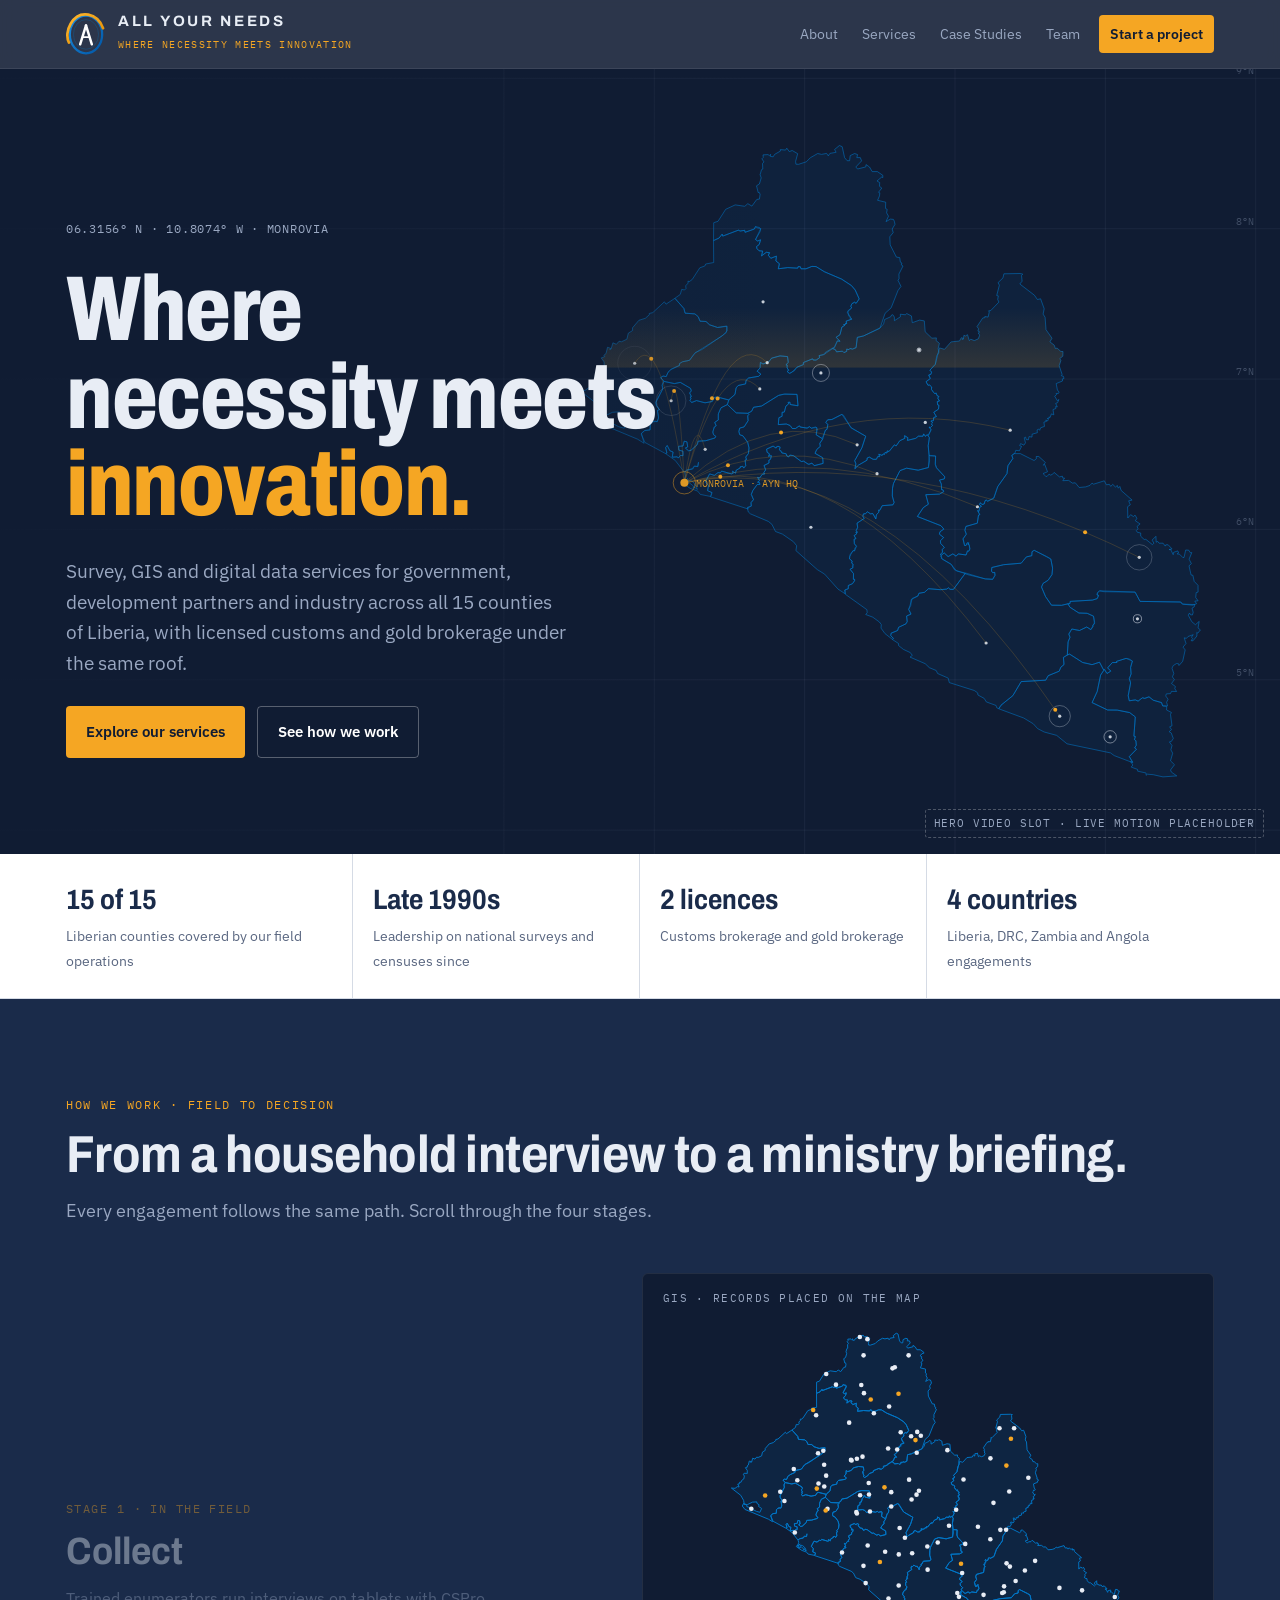
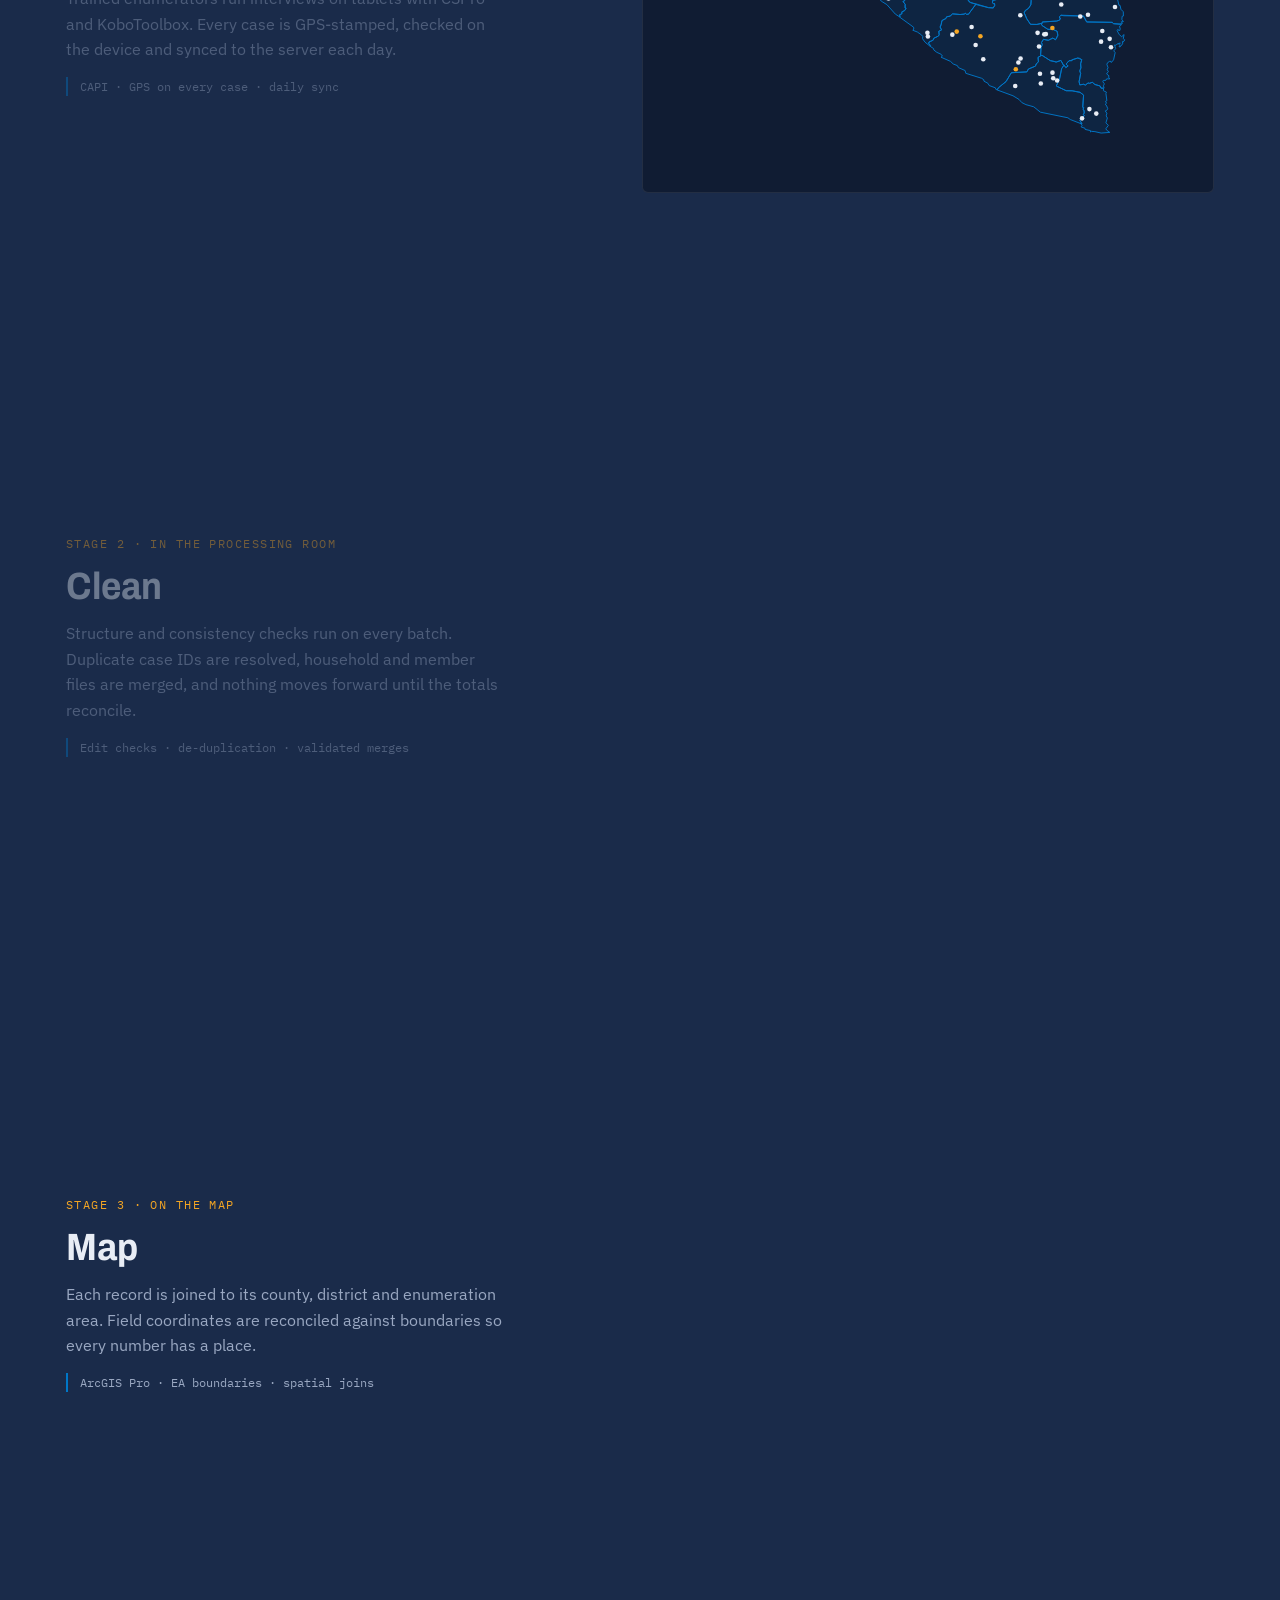
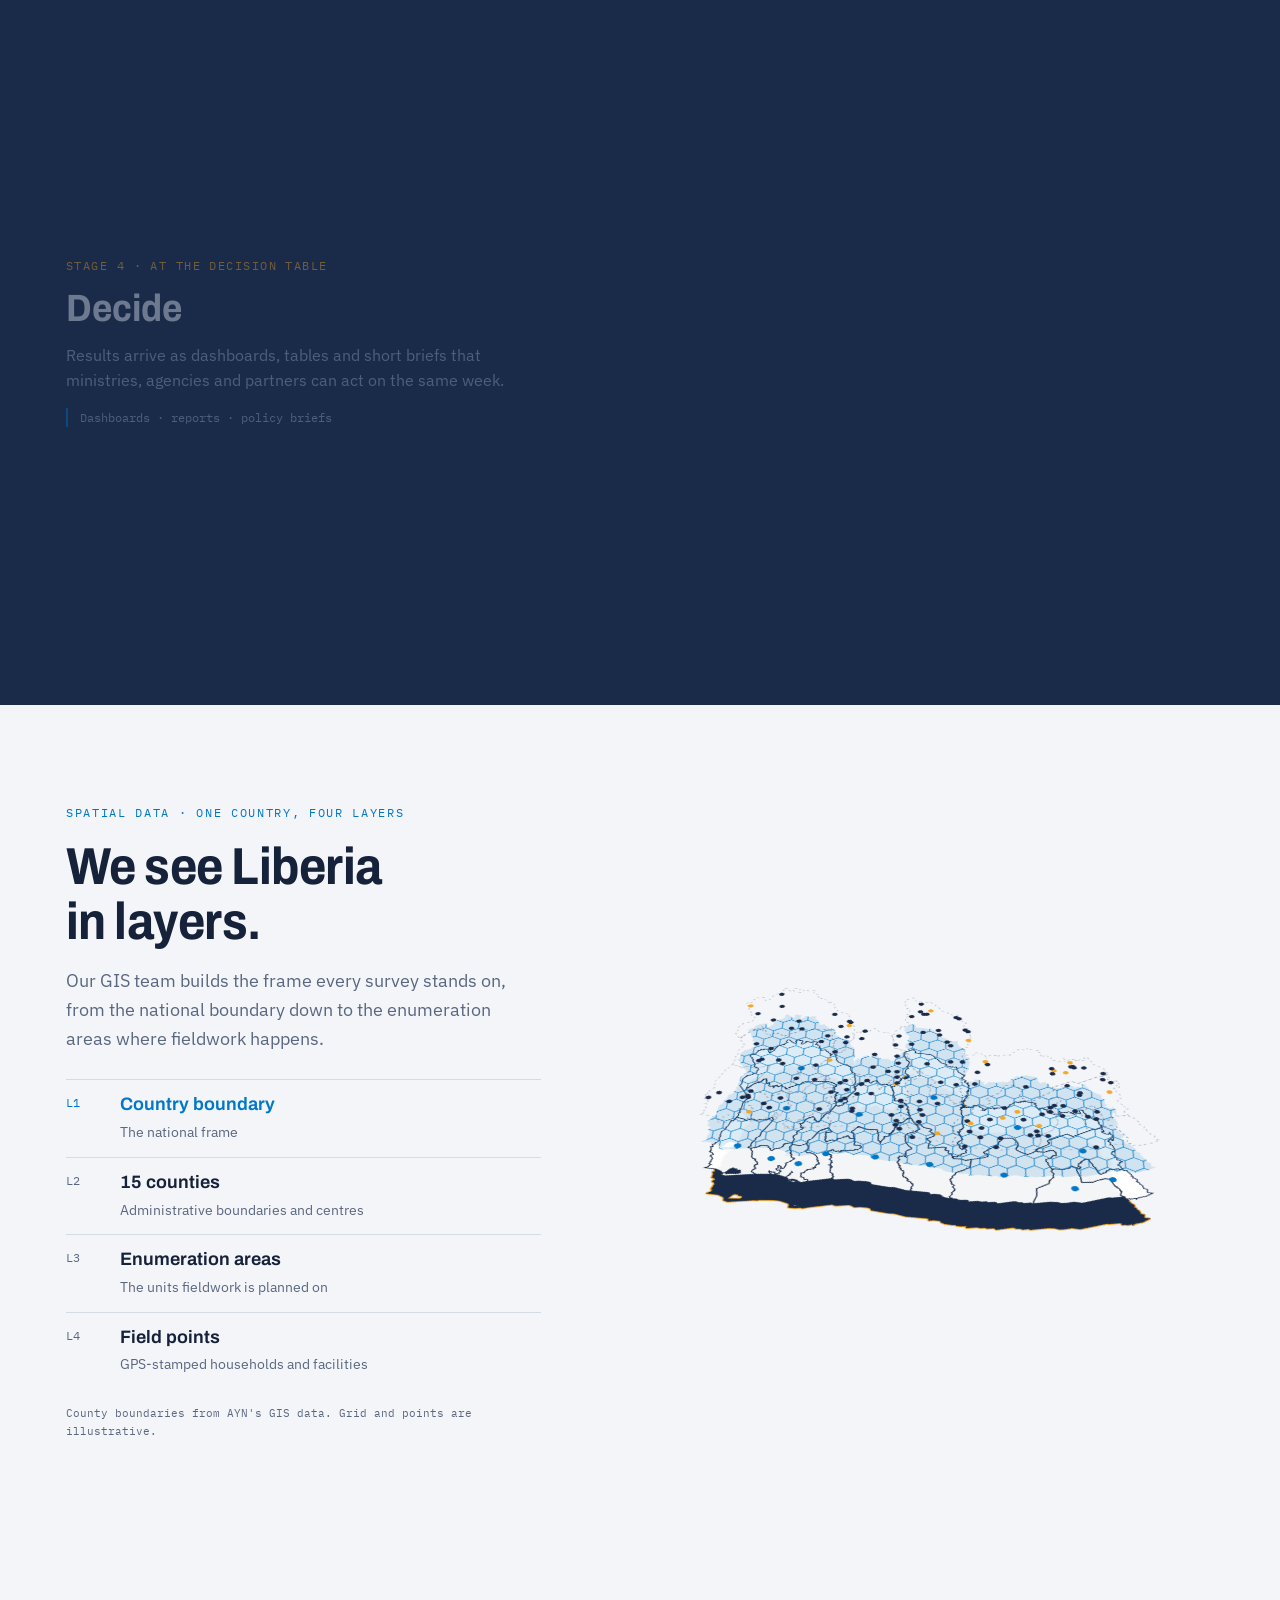
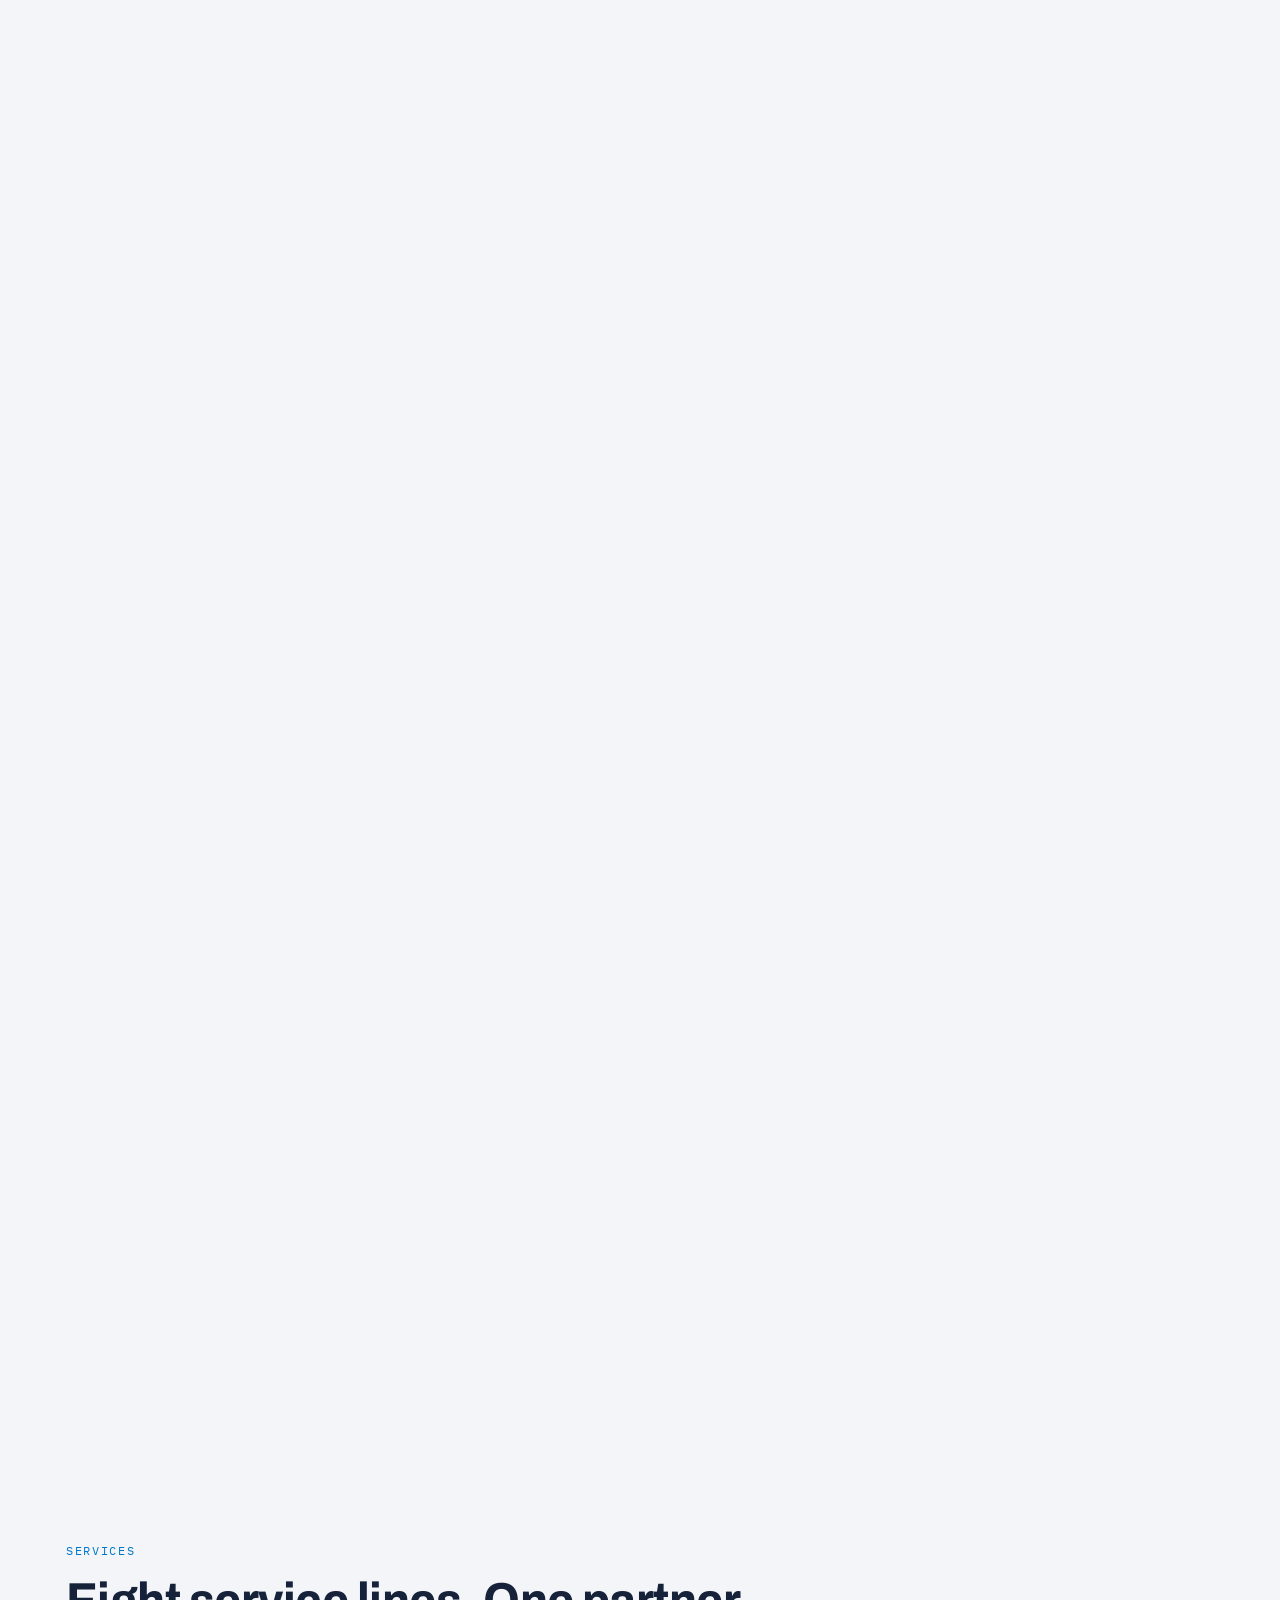
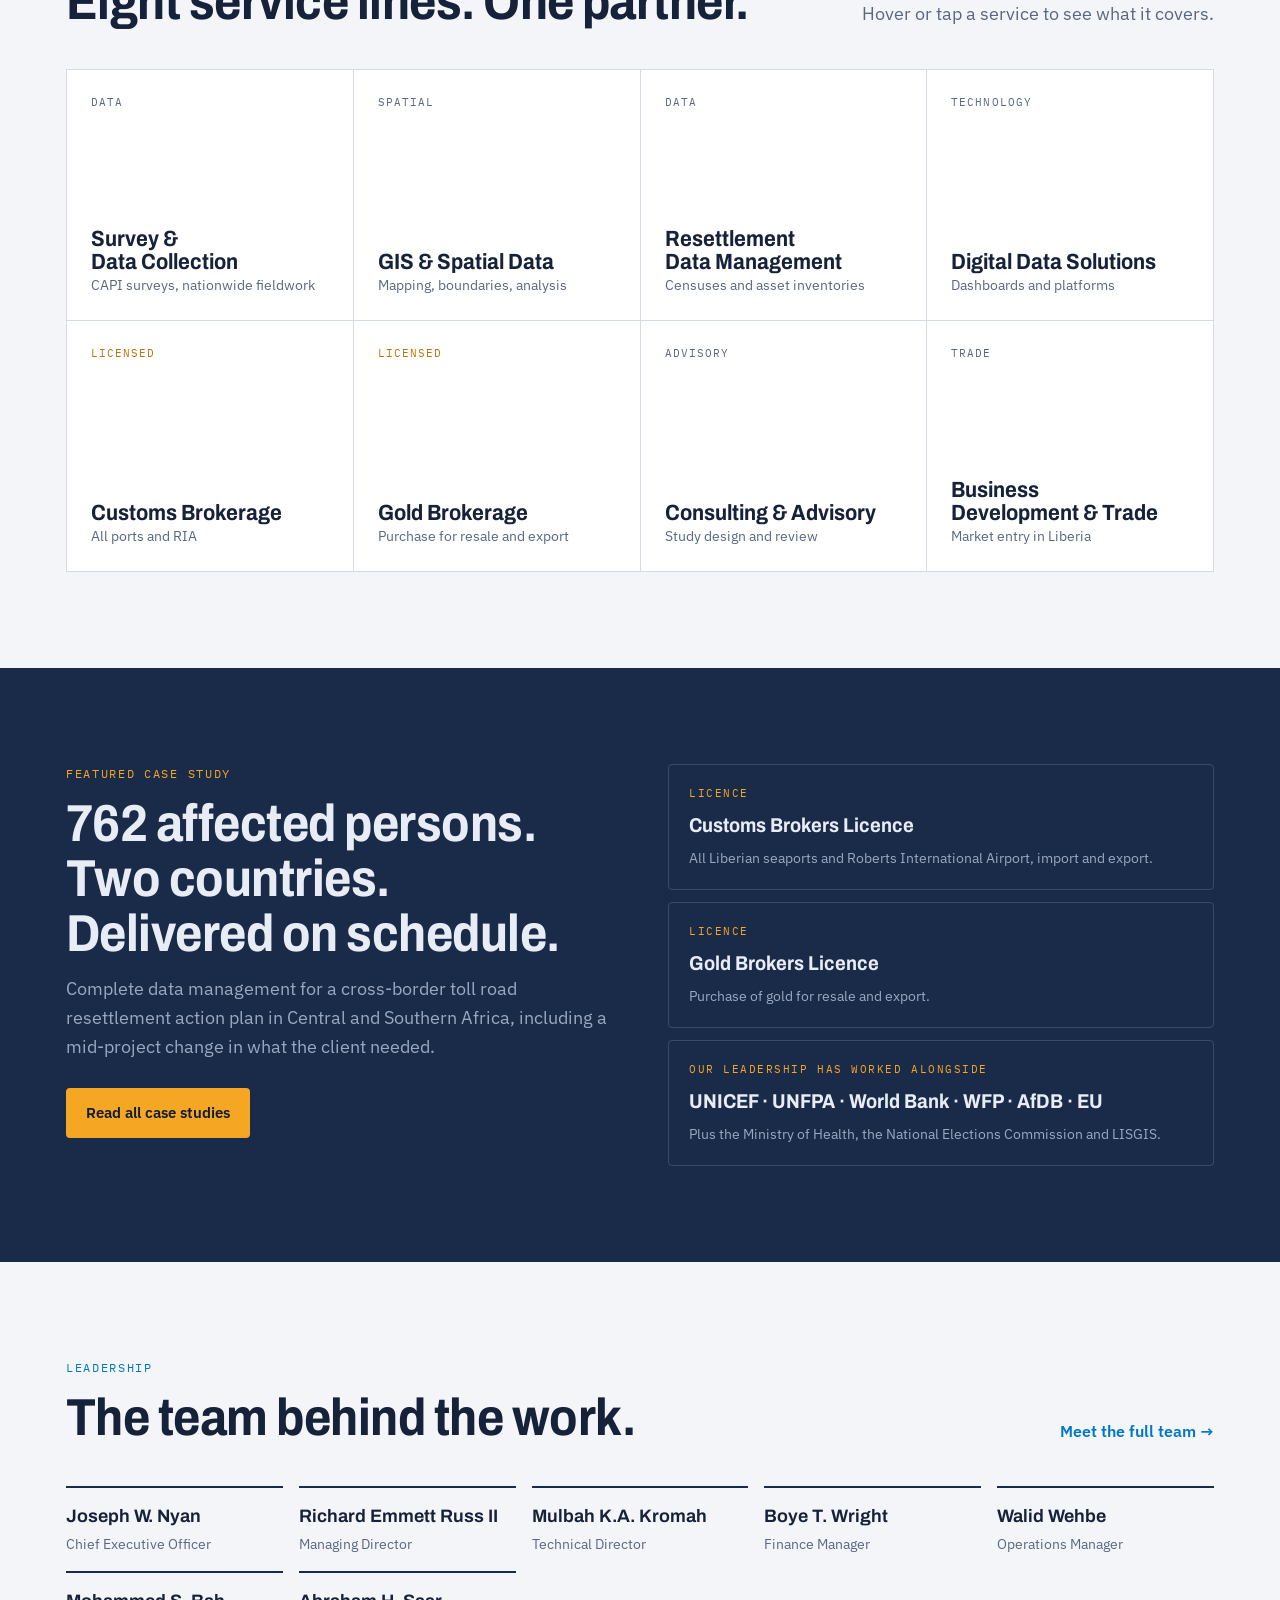
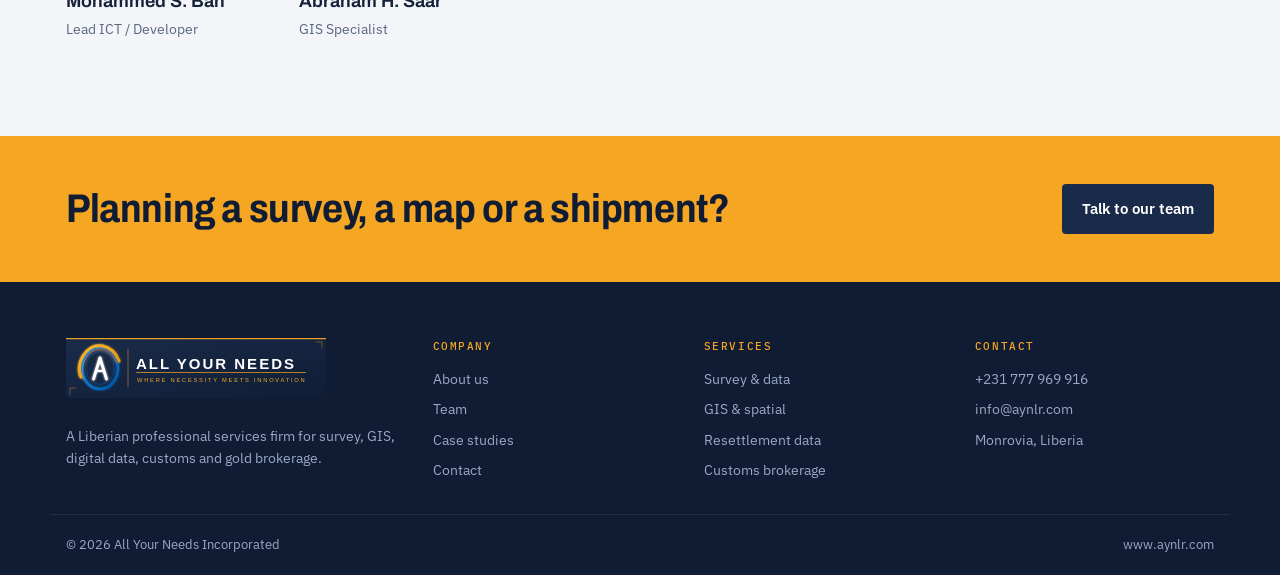
<file: index.html>
<!doctype html>
<html lang="en">
<head>
<meta charset="utf-8">
<meta name="viewport" content="width=device-width, initial-scale=1, viewport-fit=cover">
<title>All Your Needs Inc.</title>
<meta name="claude:viewport-fit-sides" content="cover">
<meta name="author" content="RERII">
<meta name="description" content="All Your Needs Incorporated: survey, GIS, digital data, customs and gold brokerage services in Liberia.">
<link rel="icon" href="assets/icon.svg" type="image/svg+xml">
<link rel="preconnect" href="https://fonts.googleapis.com">
<link rel="stylesheet" href="https://fonts.googleapis.com/css2?family=Archivo:wdth,wght@62..125,400..800&family=IBM+Plex+Sans:wght@400;500;600&family=IBM+Plex+Mono:wght@400;500&display=swap">
<link rel="stylesheet" href="assets/styles.css">
</head>
<body>
<header class="site">
  <div class="wrap nav">
    <a class="brand" href="index.html" aria-label="All Your Needs, home">
      <svg viewBox="-42 -50 84 98" aria-hidden="true"><defs><linearGradient id="hRing" x1="0" y1="0" x2="1" y2="1"><stop offset="0" stop-color="#1E8FE1"/><stop offset="1" stop-color="#0055A5"/></linearGradient><linearGradient id="hSw" x1="0" y1="0" x2="1" y2="1"><stop offset="0" stop-color="#FFB830"/><stop offset="1" stop-color="#E08A00"/></linearGradient></defs><ellipse rx="36" ry="42" fill="none" stroke="url(#hRing)" stroke-width="5"/><ellipse rx="28" ry="33" fill="none" stroke="#0077C8" stroke-width="1.5" opacity=".4"/><path d="M -38 18 C -50 -5, -30 -50, 5 -44 C 20 -41, 32 -30, 38 -14" fill="none" stroke="url(#hSw)" stroke-width="6" stroke-linecap="round"/><g stroke="#fff" stroke-linecap="round"><line x1="-13" y1="22" x2="0" y2="-20" stroke-width="5.5"/><line x1="13" y1="22" x2="0" y2="-20" stroke-width="5.5"/><line x1="-7.5" y1="6" x2="7.5" y2="6" stroke-width="4"/></g></svg>
      <span><b>ALL YOUR NEEDS</b><small>WHERE NECESSITY MEETS INNOVATION</small></span>
    </a>
    <button class="menu-btn" id="menuBtn" aria-expanded="false" aria-controls="navLinks">Menu</button>
    <nav class="links" id="navLinks" aria-label="Main">
      <a href="about.html">About</a>
      <a href="services.html">Services</a>
      <a href="case-studies.html">Case Studies</a>
      <a href="team.html">Team</a>
      <a href="contact.html" class="cta">Start a project</a>
    </nav>
  </div>
</header>

<section class="hero" id="top">
  <canvas id="heroCanvas" aria-hidden="true"></canvas>
  <div class="wrap">
    <div class="hero-inner hero-load">
      <span class="coord">06.3156° N · 10.8074° W · MONROVIA</span>
      <h1>Where necessity meets <em>innovation.</em></h1>
      <p class="sub">Survey, GIS and digital data services for government, development partners and industry across all 15 counties of Liberia, with licensed customs and gold brokerage under the same roof.</p>
      <div class="btns"><a class="btn gold" href="services.html">Explore our services</a><a class="btn ghost" href="#story">See how we work</a></div>
    </div>
  </div>
  <span class="video-tag">HERO VIDEO SLOT · LIVE MOTION PLACEHOLDER</span>
</section>

<section class="proof">
  <div class="wrap">
    <div class="cell"><strong>15 of 15</strong><span>Liberian counties covered by our field operations</span></div>
    <div class="cell"><strong>Late 1990s</strong><span>Leadership on national surveys and censuses since</span></div>
    <div class="cell"><strong>2 licences</strong><span>Customs brokerage and gold brokerage</span></div>
    <div class="cell"><strong>4 countries</strong><span>Liberia, DRC, Zambia and Angola engagements</span></div>
  </div>
</section>

<section class="navy story" id="story">
  <div class="wrap">
    <div class="story-head stack-sm rv">
      <span class="eyebrow">How we work · Field to decision</span>
      <h2>From a household interview to a ministry briefing.</h2>
      <p class="lede">Every engagement follows the same path. Scroll through the four stages.</p>
    </div>
    <div class="story-grid">
      <div class="steps">
        <article class="step on" data-scene="0"><span class="k">STAGE 1 · IN THE FIELD</span><h3>Collect</h3><p>Trained enumerators run interviews on tablets with CSPro and KoboToolbox. Every case is GPS-stamped, checked on the device and synced to the server each day.</p><span class="data">CAPI · GPS on every case · daily sync</span></article>
        <article class="step" data-scene="1"><span class="k">STAGE 2 · IN THE PROCESSING ROOM</span><h3>Clean</h3><p>Structure and consistency checks run on every batch. Duplicate case IDs are resolved, household and member files are merged, and nothing moves forward until the totals reconcile.</p><span class="data">Edit checks · de-duplication · validated merges</span></article>
        <article class="step" data-scene="2"><span class="k">STAGE 3 · ON THE MAP</span><h3>Map</h3><p>Each record is joined to its county, district and enumeration area. Field coordinates are reconciled against boundaries so every number has a place.</p><span class="data">ArcGIS Pro · EA boundaries · spatial joins</span></article>
        <article class="step" data-scene="3"><span class="k">STAGE 4 · AT THE DECISION TABLE</span><h3>Decide</h3><p>Results arrive as dashboards, tables and short briefs that ministries, agencies and partners can act on the same week.</p><span class="data">Dashboards · reports · policy briefs</span></article>
      </div>
      <div class="panel-wrap">
        <div class="panel" aria-hidden="true">
          <div class="scene on" data-i="0"><span class="scene-label">Tablet · interview in progress</span>
            <div class="tablet"><div class="field"><span>County</span><span>Bong</span></div><div class="field"><span>Household ID</span><span>0417</span></div><div class="field"><span>Members</span><span>6</span></div><div class="field"><span>Interview date</span><span>25/10/2026</span></div><div class="bar"><i></i></div><span class="gps">◉ GPS 6.9956 N, 9.4722 W · ±4 m</span></div></div>
          <div class="scene" data-i="1"><span class="scene-label">Processing · batch check</span>
            <table class="tbl"><thead><tr><th>Case ID</th><th>EA</th><th>Members</th><th>Status</th></tr></thead><tbody>
              <tr><td>06-02-0417</td><td>0113</td><td>6</td><td class="ok">✓ clean</td></tr><tr><td>06-02-0418</td><td>0113</td><td>4</td><td class="ok">✓ clean</td></tr><tr class="dup"><td>06-02-0418</td><td>0113</td><td>4</td><td>duplicate</td></tr><tr><td>06-02-0419</td><td>0114</td><td>7</td><td class="ok">✓ clean</td></tr><tr><td>06-02-0420</td><td>0114</td><td>3</td><td class="ok">✓ clean</td></tr></tbody></table>
            <span class="flag">1 duplicate resolved · totals reconciled</span></div>
          <div class="scene" data-i="2"><span class="scene-label">GIS · records placed on the map</span><svg class="mapsvg" id="sceneMap" viewBox="0 0 440 440"></svg></div>
          <div class="scene" data-i="3"><span class="scene-label">Dashboard · sample indicator</span>
            <div class="dash"><div class="bars" id="bars"><div data-h="52"></div><div data-h="71"></div><div data-h="94"></div><div data-h="63"></div><div data-h="40"></div></div>
              <div class="bars-lbl"><span>Bomi</span><span>Bong</span><span>Lofa</span><span>Nimba</span><span>Sinoe</span></div>
              <div class="brief"><b>Brief ready for review</b><span>Findings, maps and tables in one short document. Sample data shown.</span></div></div></div>
        </div>
      </div>
    </div>
  </div>
</section>

<section class="breakdown" id="breakdown">
  <div class="bd-sticky">
    <div class="wrap bd-grid">
      <div class="bd-copy">
        <span class="eyebrow">Spatial data · one country, four layers</span>
        <h2>We see Liberia in layers.</h2>
        <p class="lede">Our GIS team builds the frame every survey stands on, from the national boundary down to the enumeration areas where fieldwork happens.</p>
        <ul class="layer-list" id="layerList">
          <li data-l="0"><span>L1</span><span><b>Country boundary</b><small>The national frame</small></span></li>
          <li data-l="1"><span>L2</span><span><b>15 counties</b><small>Administrative boundaries and centres</small></span></li>
          <li data-l="2"><span>L3</span><span><b>Enumeration areas</b><small>The units fieldwork is planned on</small></span></li>
          <li data-l="3"><span>L4</span><span><b>Field points</b><small>GPS-stamped households and facilities</small></span></li>
        </ul>
        <span class="bd-note">County boundaries from AYN's GIS data. Grid and points are illustrative.</span>
      </div>
      <div class="stage"><div class="stack" id="stack"></div></div>
    </div>
  </div>
</section>

<section class="pad" id="services">
  <div class="wrap">
    <div class="svc-head rv"><div class="stack-sm"><span class="eyebrow">Services</span><h2>Eight service lines. One partner.</h2></div><p class="lede" style="max-width:40ch">Hover or tap a service to see what it covers.</p></div>
    <div class="svc-grid">
      <a class="svc" href="services.html#survey"><span class="tag">Data</span><div><h3>Survey &amp; Data Collection</h3><p class="teaser">CAPI surveys, nationwide fieldwork</p></div>
        <div class="reveal-panel"><span class="tag">Data</span><h3>Survey &amp; Data Collection</h3><p>Questionnaire design in CSPro and KoboToolbox, enumerator training, field supervision and quality control across all 15 counties.</p><span class="more">Read more →</span></div></a>
      <a class="svc" href="services.html#gis"><span class="tag">Spatial</span><div><h3>GIS &amp; Spatial Data</h3><p class="teaser">Mapping, boundaries, analysis</p></div>
        <div class="reveal-panel"><span class="tag">Spatial</span><h3>GIS &amp; Spatial Data</h3><p>Enumeration area mapping, boundary work, shapefile production and spatial analysis for surveys, planning and risk assessment.</p><span class="more">Read more →</span></div></a>
      <a class="svc" href="services.html#resettlement"><span class="tag">Data</span><div><h3>Resettlement Data Management</h3><p class="teaser">Censuses and asset inventories</p></div>
        <div class="reveal-panel"><span class="tag">Data</span><h3>Resettlement Data Management</h3><p>Census and asset inventories of affected households, entitlement databases and records that support RAP implementation.</p><span class="more">Read more →</span></div></a>
      <a class="svc" href="services.html#digital"><span class="tag">Technology</span><div><h3>Digital Data Solutions</h3><p class="teaser">Dashboards and platforms</p></div>
        <div class="reveal-panel"><span class="tag">Technology</span><h3>Digital Data Solutions</h3><p>Monitoring dashboards, data platforms and custom software that turn raw survey data into information people use.</p><span class="more">Read more →</span></div></a>
      <a class="svc" href="services.html#customs"><span class="tag lic">Licensed</span><div><h3>Customs Brokerage</h3><p class="teaser">All ports and RIA</p></div>
        <div class="reveal-panel"><span class="tag">Licensed</span><h3>Customs Brokerage</h3><p>Clearance of goods for import and export through all Liberian seaports and Roberts International Airport.</p><span class="more">Read more →</span></div></a>
      <a class="svc" href="services.html#gold"><span class="tag lic">Licensed</span><div><h3>Gold Brokerage</h3><p class="teaser">Purchase for resale and export</p></div>
        <div class="reveal-panel"><span class="tag">Licensed</span><h3>Gold Brokerage</h3><p>Lawful purchase of gold for resale and export under a government-issued gold brokers licence.</p><span class="more">Read more →</span></div></a>
      <a class="svc" href="services.html#consulting"><span class="tag">Advisory</span><div><h3>Consulting &amp; Advisory</h3><p class="teaser">Study design and review</p></div>
        <div class="reveal-panel"><span class="tag">Advisory</span><h3>Consulting &amp; Advisory</h3><p>Methodology, sampling, study design, monitoring and evaluation frameworks and technical review.</p><span class="more">Read more →</span></div></a>
      <a class="svc" href="services.html#trade"><span class="tag">Trade</span><div><h3>Business Development &amp; Trade</h3><p class="teaser">Market entry in Liberia</p></div>
        <div class="reveal-panel"><span class="tag">Trade</span><h3>Business Development &amp; Trade</h3><p>Market entry support, partner sourcing and help navigating procurement and trade in Liberia.</p><span class="more">Read more →</span></div></a>
    </div>
  </div>
</section>

<section class="navy pad">
  <div class="wrap two">
    <div class="stack-sm rv">
      <span class="eyebrow">Featured case study</span>
      <h2>762 affected persons. Two countries. Delivered on schedule.</h2>
      <p class="lede">Complete data management for a cross-border toll road resettlement action plan in Central and Southern Africa, including a mid-project change in what the client needed.</p>
      <div class="btns" style="margin-top:12px"><a class="btn gold" href="case-studies.html">Read all case studies</a></div>
    </div>
    <div class="lic-cards rv">
      <div class="lic-card"><span class="eyebrow">Licence</span><b>Customs Brokers Licence</b><span>All Liberian seaports and Roberts International Airport, import and export.</span></div>
      <div class="lic-card"><span class="eyebrow">Licence</span><b>Gold Brokers Licence</b><span>Purchase of gold for resale and export.</span></div>
      <div class="lic-card"><span class="eyebrow">Our leadership has worked alongside</span><b>UNICEF · UNFPA · World Bank · WFP · AfDB · EU</b><span>Plus the Ministry of Health, the National Elections Commission and LISGIS.</span></div>
    </div>
  </div>
</section>

<section class="pad">
  <div class="wrap">
    <div class="svc-head rv"><div class="stack-sm"><span class="eyebrow">Leadership</span><h2>The team behind the work.</h2></div><a class="text-link" href="team.html">Meet the full team →</a></div>
    <div class="team-mini">
      <div class="rv"><b>Joseph W. Nyan</b><span>Chief Executive Officer</span></div><div class="rv"><b>Richard Emmett Russ II</b><span>Managing Director</span></div><div class="rv"><b>Mulbah K.A. Kromah</b><span>Technical Director</span></div><div class="rv"><b>Boye T. Wright</b><span>Finance Manager</span></div><div class="rv"><b>Walid Wehbe</b><span>Operations Manager</span></div><div class="rv"><b>Mohammed S. Bah</b><span>Lead ICT / Developer</span></div><div class="rv"><b>Abraham H. Saar</b><span>GIS Specialist</span></div>
    </div>
  </div>
</section>

<section class="cta-band"><div class="wrap"><h2>Planning a survey, a map or a shipment?</h2><a class="btn navyb" href="contact.html">Talk to our team</a></div></section>
<footer>
  <div class="wrap foot">
    <div class="stack-sm"><img src="assets/logo-dark.svg" alt="All Your Needs, where necessity meets innovation" width="260" height="60"><p>A Liberian professional services firm for survey, GIS, digital data, customs and gold brokerage.</p></div>
    <div><h4>Company</h4><ul><li><a href="about.html">About us</a></li><li><a href="team.html">Team</a></li><li><a href="case-studies.html">Case studies</a></li><li><a href="contact.html">Contact</a></li></ul></div>
    <div><h4>Services</h4><ul><li><a href="services.html#survey">Survey &amp; data</a></li><li><a href="services.html#gis">GIS &amp; spatial</a></li><li><a href="services.html#resettlement">Resettlement data</a></li><li><a href="services.html#customs">Customs brokerage</a></li></ul></div>
    <div><h4>Contact</h4><ul><li>+231 777 969 916</li><li>info@aynlr.com</li><li>Monrovia, Liberia</li></ul></div>
  </div>
  <div class="wrap foot-bar"><span>© 2026 All Your Needs Incorporated</span><span>www.aynlr.com</span></div>
</footer>
<script src="assets/counties.js"></script>
<script src="assets/site.js"></script>
</body>
</html>
</file>
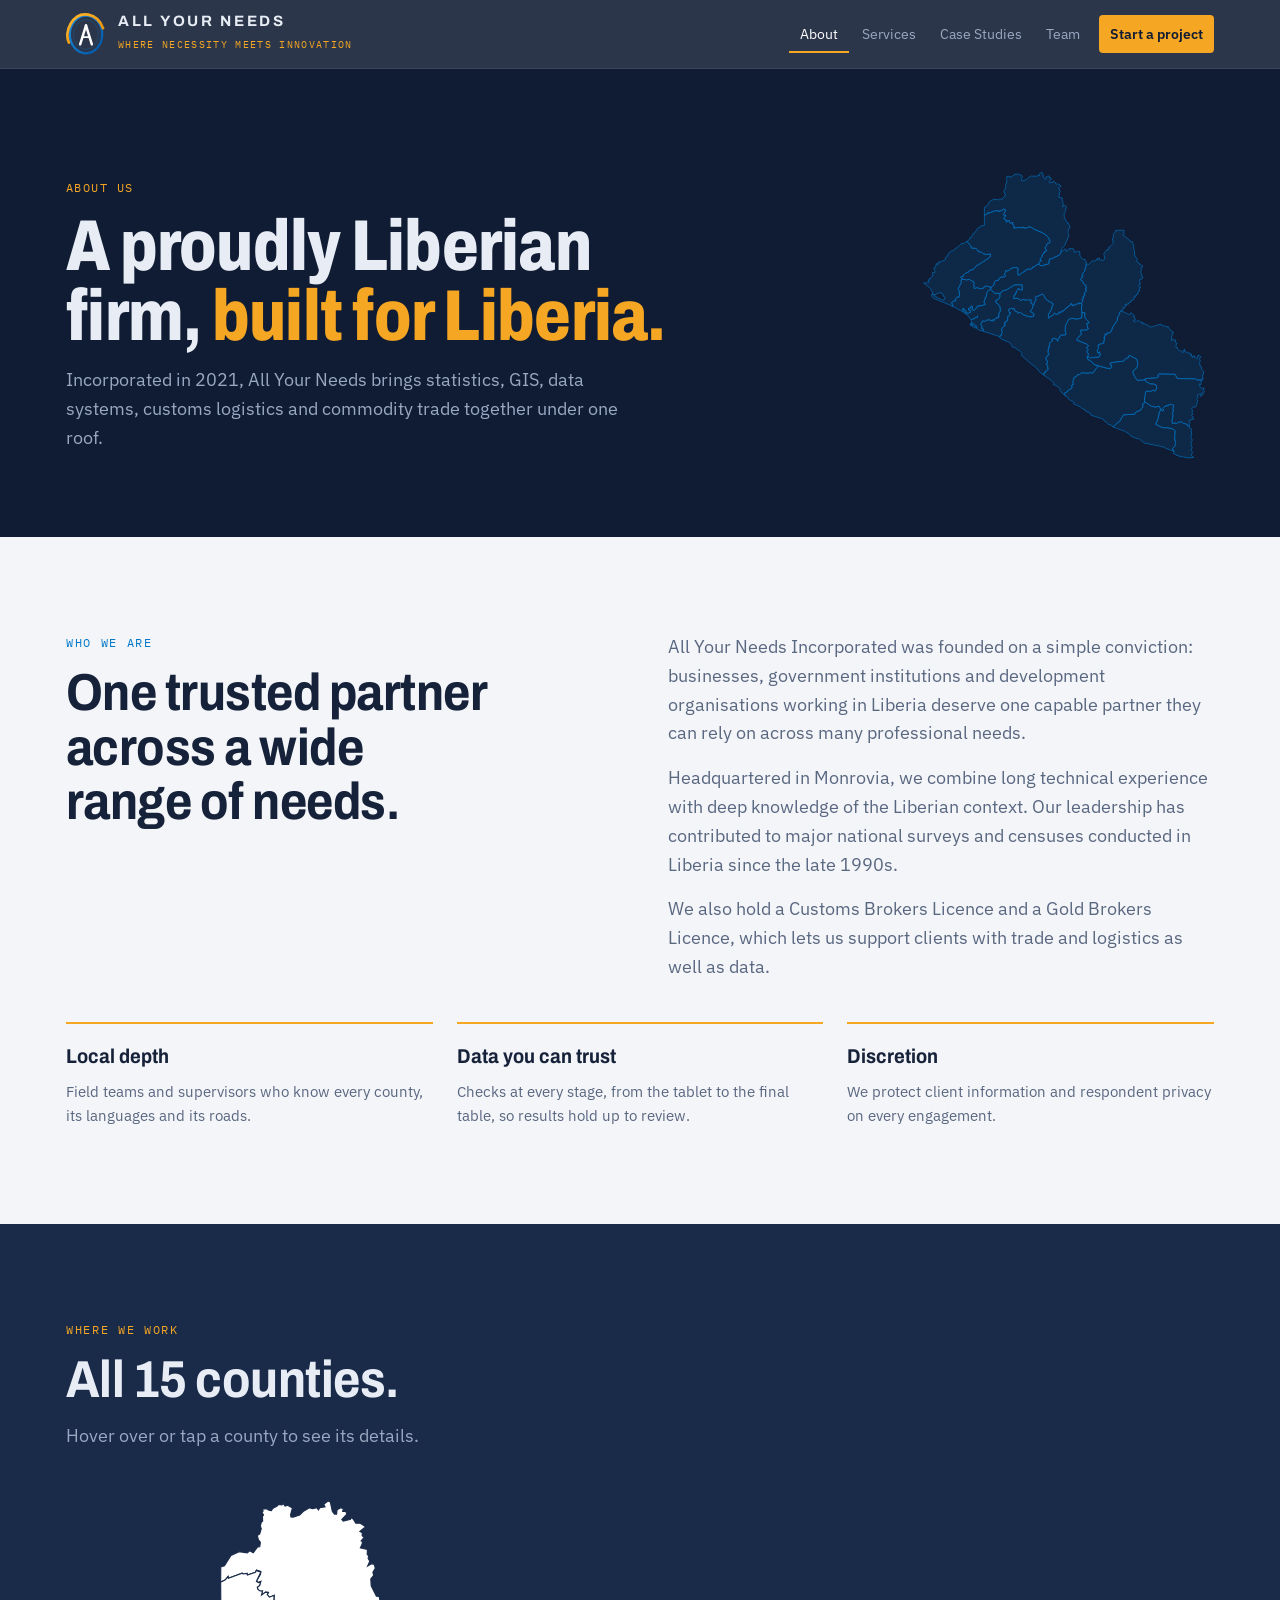
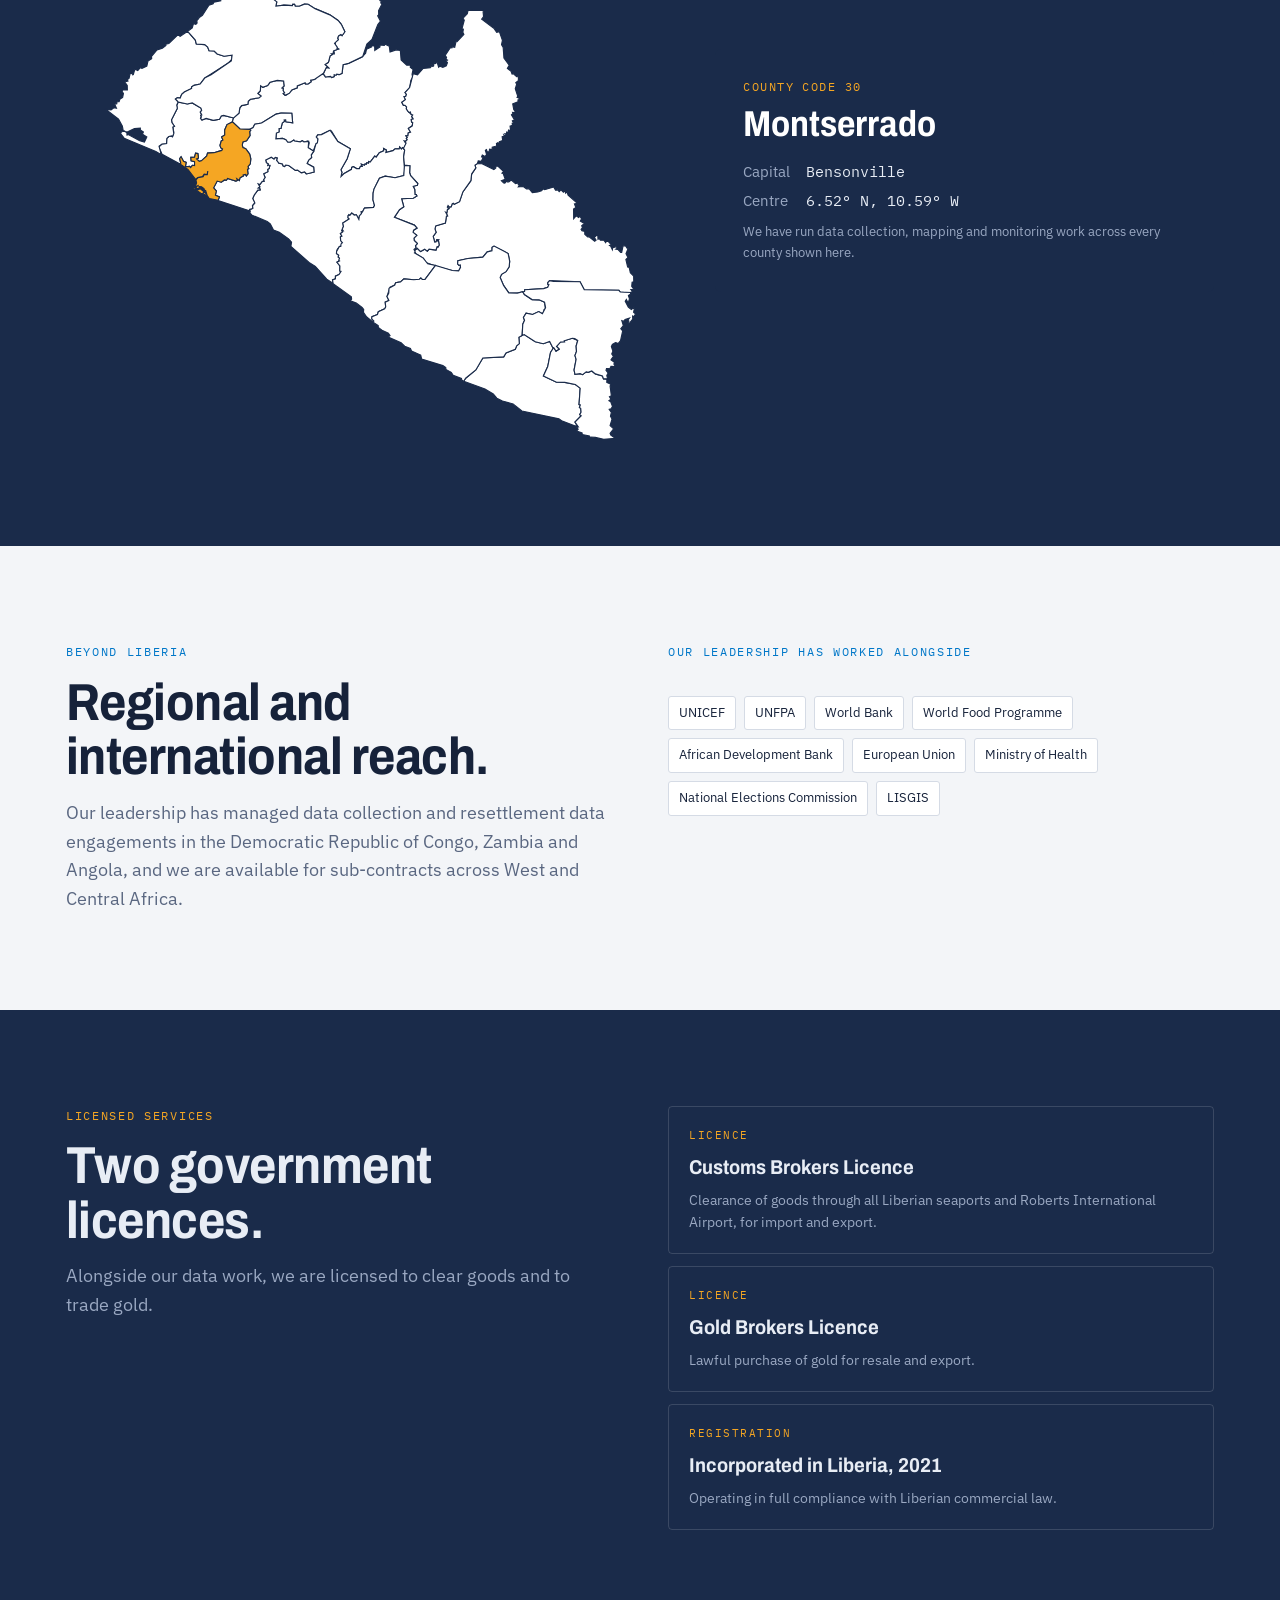
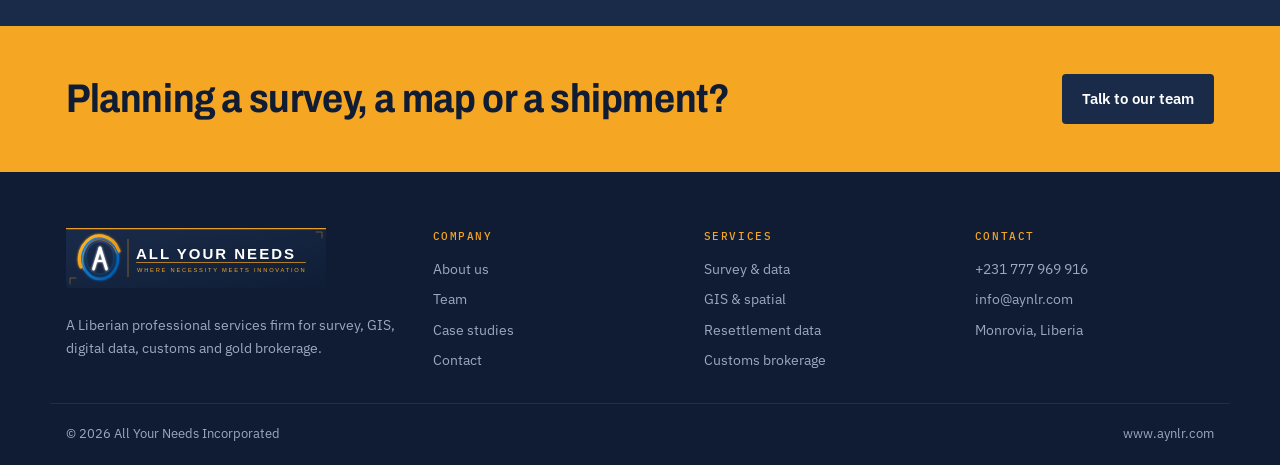
<file: about.html>
<!doctype html>
<html lang="en">
<head>
<meta charset="utf-8">
<meta name="viewport" content="width=device-width, initial-scale=1, viewport-fit=cover">
<title>About · All Your Needs</title>
<meta name="claude:viewport-fit-sides" content="cover">
<meta name="author" content="RERII">
<meta name="description" content="About All Your Needs Incorporated, a Liberian professional services firm founded in 2021.">
<link rel="icon" href="assets/icon.svg" type="image/svg+xml">
<link rel="preconnect" href="https://fonts.googleapis.com">
<link rel="stylesheet" href="https://fonts.googleapis.com/css2?family=Archivo:wdth,wght@62..125,400..800&family=IBM+Plex+Sans:wght@400;500;600&family=IBM+Plex+Mono:wght@400;500&display=swap">
<link rel="stylesheet" href="assets/styles.css">
</head>
<body>
<header class="site">
  <div class="wrap nav">
    <a class="brand" href="index.html" aria-label="All Your Needs, home">
      <svg viewBox="-42 -50 84 98" aria-hidden="true"><defs><linearGradient id="hRing" x1="0" y1="0" x2="1" y2="1"><stop offset="0" stop-color="#1E8FE1"/><stop offset="1" stop-color="#0055A5"/></linearGradient><linearGradient id="hSw" x1="0" y1="0" x2="1" y2="1"><stop offset="0" stop-color="#FFB830"/><stop offset="1" stop-color="#E08A00"/></linearGradient></defs><ellipse rx="36" ry="42" fill="none" stroke="url(#hRing)" stroke-width="5"/><ellipse rx="28" ry="33" fill="none" stroke="#0077C8" stroke-width="1.5" opacity=".4"/><path d="M -38 18 C -50 -5, -30 -50, 5 -44 C 20 -41, 32 -30, 38 -14" fill="none" stroke="url(#hSw)" stroke-width="6" stroke-linecap="round"/><g stroke="#fff" stroke-linecap="round"><line x1="-13" y1="22" x2="0" y2="-20" stroke-width="5.5"/><line x1="13" y1="22" x2="0" y2="-20" stroke-width="5.5"/><line x1="-7.5" y1="6" x2="7.5" y2="6" stroke-width="4"/></g></svg>
      <span><b>ALL YOUR NEEDS</b><small>WHERE NECESSITY MEETS INNOVATION</small></span>
    </a>
    <button class="menu-btn" id="menuBtn" aria-expanded="false" aria-controls="navLinks">Menu</button>
    <nav class="links" id="navLinks" aria-label="Main">
      <a href="about.html" aria-current="page">About</a>
      <a href="services.html">Services</a>
      <a href="case-studies.html">Case Studies</a>
      <a href="team.html">Team</a>
      <a href="contact.html" class="cta">Start a project</a>
    </nav>
  </div>
</header>
<section class="page-head">
  <div class="wrap">
    <div class="stack-sm hero-load"><span class="crumb">About us</span><h1>A proudly Liberian firm, <em>built for Liberia.</em></h1><p>Incorporated in 2021, All Your Needs brings statistics, GIS, data systems, customs logistics and commodity trade together under one roof.</p></div>
    <svg class="head-map" viewBox="0 0 440 440" aria-hidden="true"></svg>
  </div>
</section>

<section class="pad">
  <div class="wrap two">
    <div class="stack-sm rv"><span class="eyebrow">Who we are</span><h2>One trusted partner across a wide range of needs.</h2></div>
    <div class="rv">
      <p class="lede">All Your Needs Incorporated was founded on a simple conviction: businesses, government institutions and development organisations working in Liberia deserve one capable partner they can rely on across many professional needs.</p>
      <p class="lede">Headquartered in Monrovia, we combine long technical experience with deep knowledge of the Liberian context. Our leadership has contributed to major national surveys and censuses conducted in Liberia since the late 1990s.</p>
      <p class="lede">We also hold a Customs Brokers Licence and a Gold Brokers Licence, which lets us support clients with trade and logistics as well as data.</p>
    </div>
  </div>
  <div class="wrap">
    <div class="values">
      <div class="value rv"><b>Local depth</b><p>Field teams and supervisors who know every county, its languages and its roads.</p></div>
      <div class="value rv"><b>Data you can trust</b><p>Checks at every stage, from the tablet to the final table, so results hold up to review.</p></div>
      <div class="value rv"><b>Discretion</b><p>We protect client information and respondent privacy on every engagement.</p></div>
    </div>
  </div>
</section>

<section class="navy pad">
  <div class="wrap">
    <div class="stack-sm rv" style="margin-bottom:40px"><span class="eyebrow">Where we work</span><h2>All 15 counties.</h2><p class="lede">Hover over or tap a county to see its details.</p></div>
    <div class="explorer">
      <svg id="explorerMap" viewBox="0 0 440 440" aria-label="Map of Liberia's 15 counties"></svg>
      <div class="county-card" id="countyCard" aria-live="polite">
        <span class="code">COUNTY CODE</span><h3>Montserrado</h3>
        <dl><dt>Capital</dt><dd data-k="cap">Bensonville</dd><dt>Centre</dt><dd data-k="ll">–</dd></dl>
        <p>We have run data collection, mapping and monitoring work across every county shown here.</p>
      </div>
    </div>
  </div>
</section>

<section class="pad">
  <div class="wrap two">
    <div class="stack-sm rv"><span class="eyebrow">Beyond Liberia</span><h2>Regional and international reach.</h2><p class="lede">Our leadership has managed data collection and resettlement data engagements in the Democratic Republic of Congo, Zambia and Angola, and we are available for sub-contracts across West and Central Africa.</p></div>
    <div class="stack-sm rv"><span class="eyebrow">Our leadership has worked alongside</span>
      <div class="clients light"><span>UNICEF</span><span>UNFPA</span><span>World Bank</span><span>World Food Programme</span><span>African Development Bank</span><span>European Union</span><span>Ministry of Health</span><span>National Elections Commission</span><span>LISGIS</span></div></div>
  </div>
</section>

<section class="navy pad">
  <div class="wrap two">
    <div class="stack-sm rv"><span class="eyebrow">Licensed services</span><h2>Two government licences.</h2><p class="lede">Alongside our data work, we are licensed to clear goods and to trade gold.</p></div>
    <div class="lic-cards rv">
      <div class="lic-card"><span class="eyebrow">Licence</span><b>Customs Brokers Licence</b><span>Clearance of goods through all Liberian seaports and Roberts International Airport, for import and export.</span></div>
      <div class="lic-card"><span class="eyebrow">Licence</span><b>Gold Brokers Licence</b><span>Lawful purchase of gold for resale and export.</span></div>
      <div class="lic-card"><span class="eyebrow">Registration</span><b>Incorporated in Liberia, 2021</b><span>Operating in full compliance with Liberian commercial law.</span></div>
    </div>
  </div>
</section>
<section class="cta-band"><div class="wrap"><h2>Planning a survey, a map or a shipment?</h2><a class="btn navyb" href="contact.html">Talk to our team</a></div></section>
<footer>
  <div class="wrap foot">
    <div class="stack-sm"><img src="assets/logo-dark.svg" alt="All Your Needs, where necessity meets innovation" width="260" height="60"><p>A Liberian professional services firm for survey, GIS, digital data, customs and gold brokerage.</p></div>
    <div><h4>Company</h4><ul><li><a href="about.html">About us</a></li><li><a href="team.html">Team</a></li><li><a href="case-studies.html">Case studies</a></li><li><a href="contact.html">Contact</a></li></ul></div>
    <div><h4>Services</h4><ul><li><a href="services.html#survey">Survey &amp; data</a></li><li><a href="services.html#gis">GIS &amp; spatial</a></li><li><a href="services.html#resettlement">Resettlement data</a></li><li><a href="services.html#customs">Customs brokerage</a></li></ul></div>
    <div><h4>Contact</h4><ul><li>+231 777 969 916</li><li>info@aynlr.com</li><li>Monrovia, Liberia</li></ul></div>
  </div>
  <div class="wrap foot-bar"><span>© 2026 All Your Needs Incorporated</span><span>www.aynlr.com</span></div>
</footer>
<script src="assets/counties.js"></script>
<script src="assets/site.js"></script>
</body>
</html>
</file>
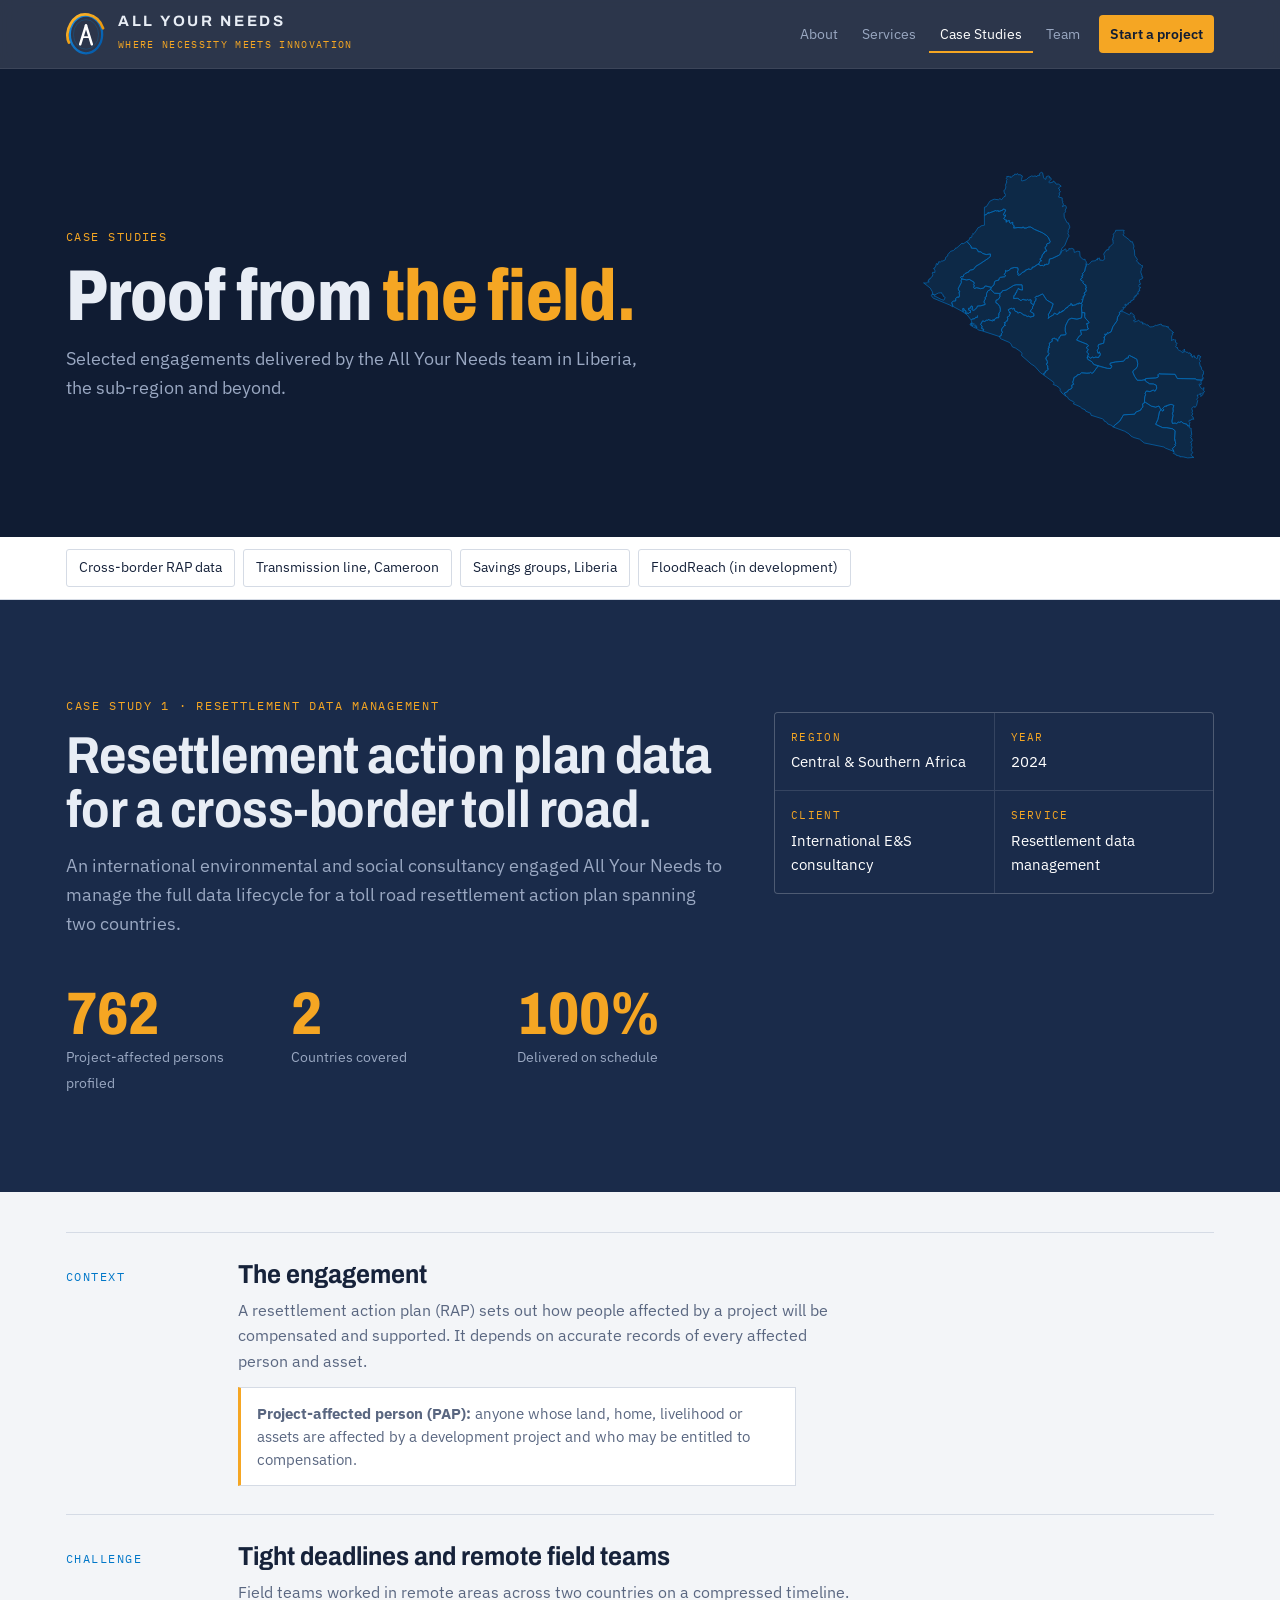
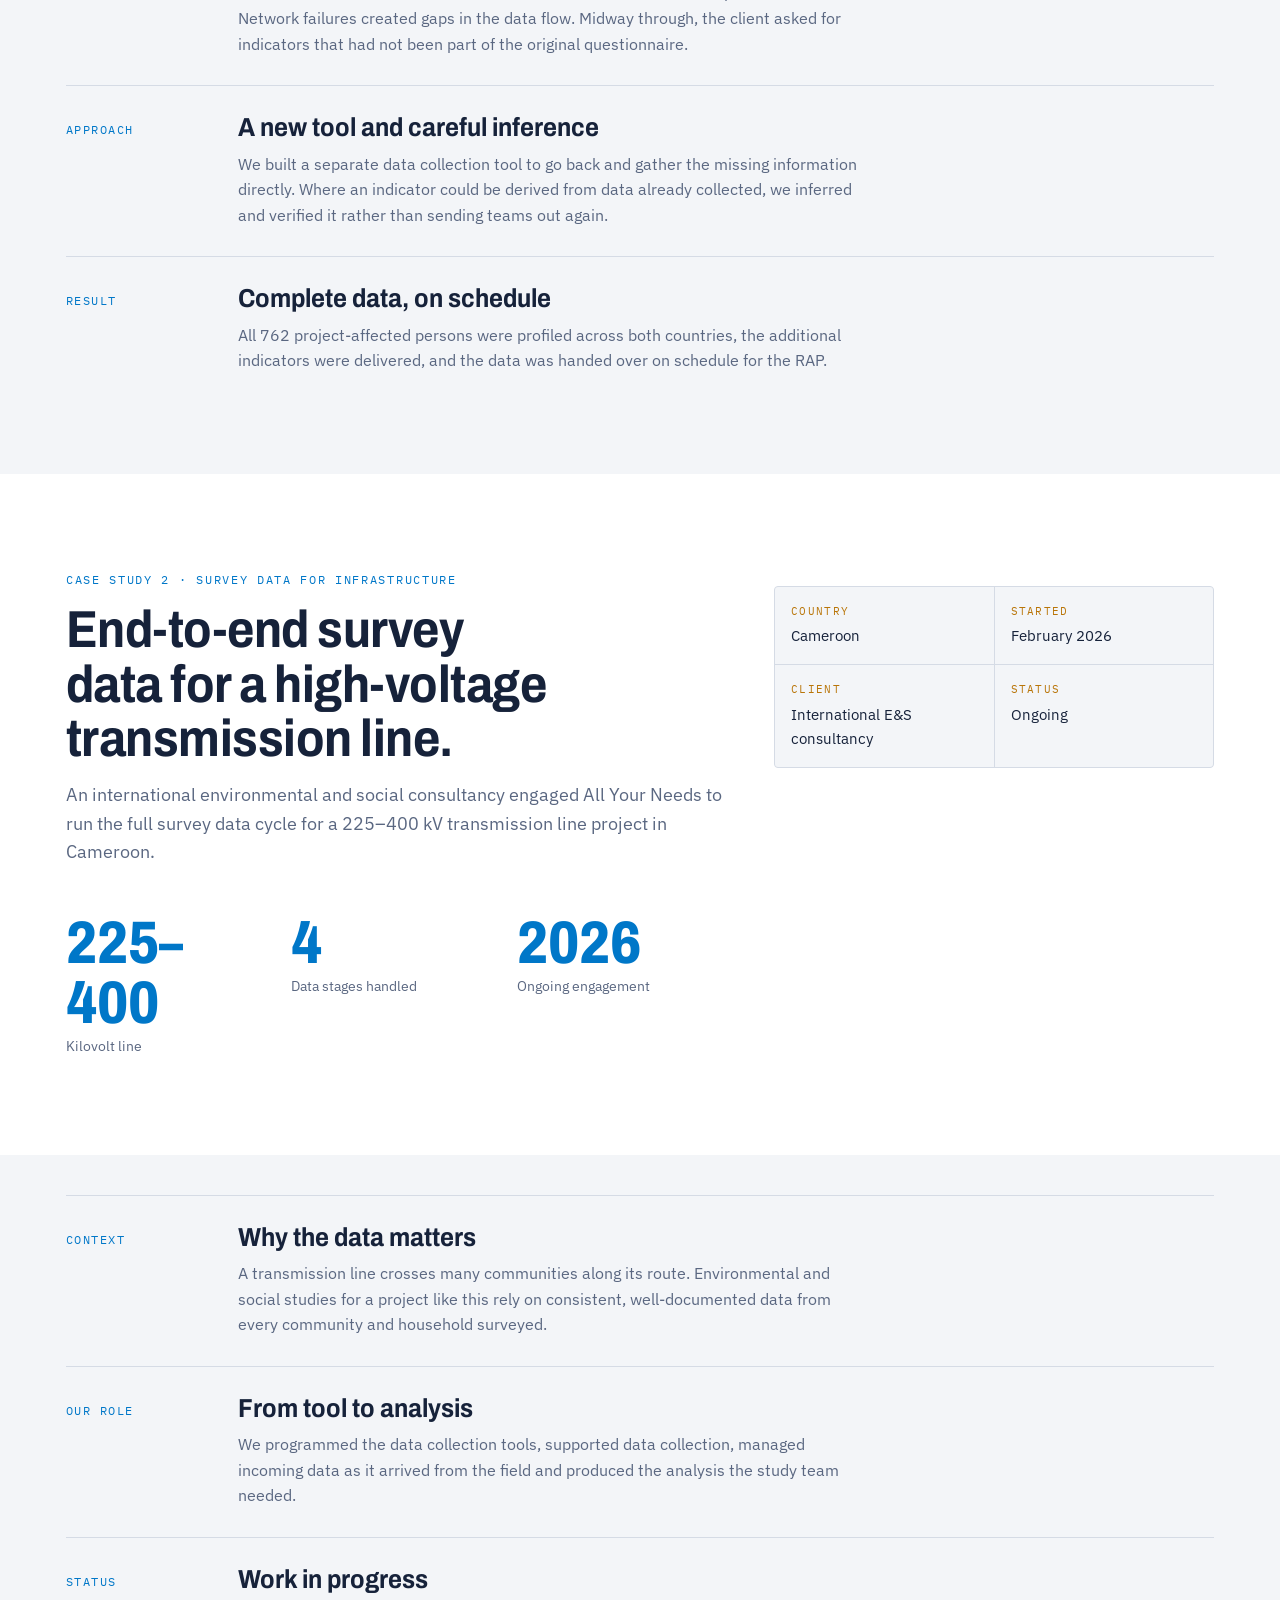
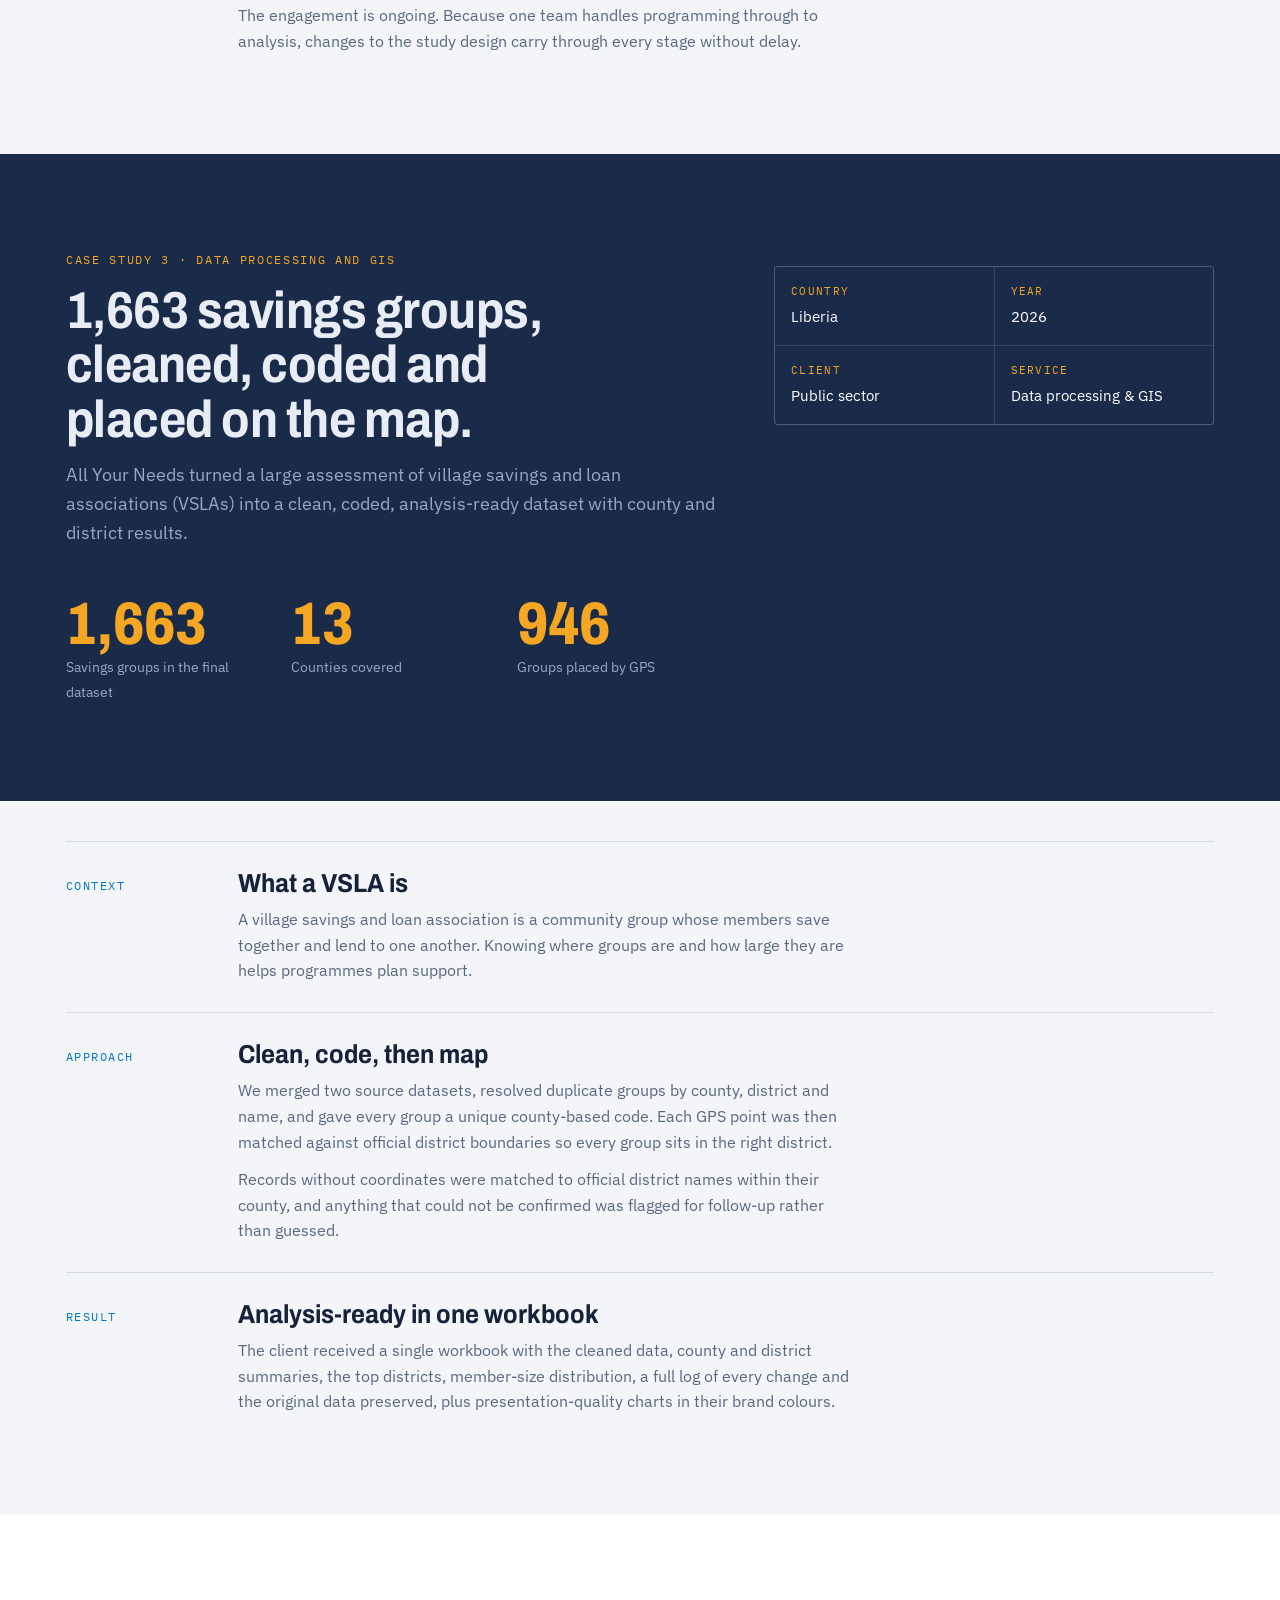
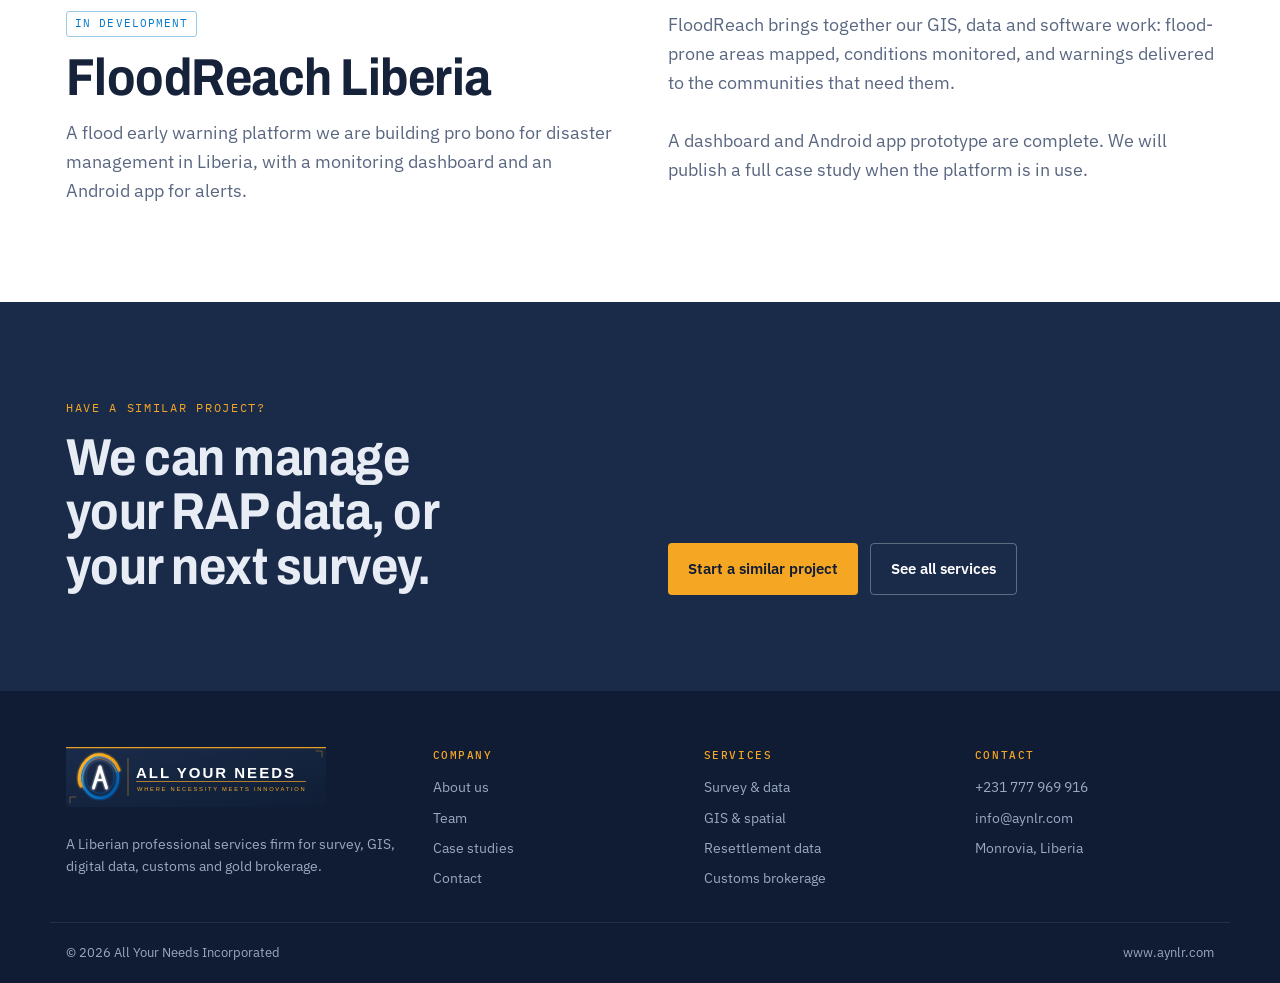
<file: case-studies.html>
<!doctype html>
<html lang="en">
<head>
<meta charset="utf-8">
<meta name="viewport" content="width=device-width, initial-scale=1, viewport-fit=cover">
<title>Case Studies · All Your Needs</title>
<meta name="claude:viewport-fit-sides" content="cover">
<meta name="author" content="RERII">
<meta name="description" content="Case studies from All Your Needs Incorporated.">
<link rel="icon" href="assets/icon.svg" type="image/svg+xml">
<link rel="preconnect" href="https://fonts.googleapis.com">
<link rel="stylesheet" href="https://fonts.googleapis.com/css2?family=Archivo:wdth,wght@62..125,400..800&family=IBM+Plex+Sans:wght@400;500;600&family=IBM+Plex+Mono:wght@400;500&display=swap">
<link rel="stylesheet" href="assets/styles.css">
</head>
<body>
<header class="site">
  <div class="wrap nav">
    <a class="brand" href="index.html" aria-label="All Your Needs, home">
      <svg viewBox="-42 -50 84 98" aria-hidden="true"><defs><linearGradient id="hRing" x1="0" y1="0" x2="1" y2="1"><stop offset="0" stop-color="#1E8FE1"/><stop offset="1" stop-color="#0055A5"/></linearGradient><linearGradient id="hSw" x1="0" y1="0" x2="1" y2="1"><stop offset="0" stop-color="#FFB830"/><stop offset="1" stop-color="#E08A00"/></linearGradient></defs><ellipse rx="36" ry="42" fill="none" stroke="url(#hRing)" stroke-width="5"/><ellipse rx="28" ry="33" fill="none" stroke="#0077C8" stroke-width="1.5" opacity=".4"/><path d="M -38 18 C -50 -5, -30 -50, 5 -44 C 20 -41, 32 -30, 38 -14" fill="none" stroke="url(#hSw)" stroke-width="6" stroke-linecap="round"/><g stroke="#fff" stroke-linecap="round"><line x1="-13" y1="22" x2="0" y2="-20" stroke-width="5.5"/><line x1="13" y1="22" x2="0" y2="-20" stroke-width="5.5"/><line x1="-7.5" y1="6" x2="7.5" y2="6" stroke-width="4"/></g></svg>
      <span><b>ALL YOUR NEEDS</b><small>WHERE NECESSITY MEETS INNOVATION</small></span>
    </a>
    <button class="menu-btn" id="menuBtn" aria-expanded="false" aria-controls="navLinks">Menu</button>
    <nav class="links" id="navLinks" aria-label="Main">
      <a href="about.html">About</a>
      <a href="services.html">Services</a>
      <a href="case-studies.html" aria-current="page">Case Studies</a>
      <a href="team.html">Team</a>
      <a href="contact.html" class="cta">Start a project</a>
    </nav>
  </div>
</header>
<section class="page-head">
  <div class="wrap">
    <div class="stack-sm hero-load"><span class="crumb">Case studies</span><h1>Proof from <em>the field.</em></h1><p>Selected engagements delivered by the All Your Needs team in Liberia, the sub-region and beyond.</p></div>
    <svg class="head-map" viewBox="0 0 440 440" aria-hidden="true"></svg>
  </div>
</section>
<section class="case-jump"><div class="wrap jump"><a href="#rap">Cross-border RAP data</a><a href="#transmission">Transmission line, Cameroon</a><a href="#vsla">Savings groups, Liberia</a><a href="#floodreach">FloodReach (in development)</a></div></section>
<section class="navy pad case" id="rap">
  <div class="wrap case-hero">
    <div class="stack-sm rv"><span class="eyebrow">Case study 1 · Resettlement data management</span><h2>Resettlement action plan data for a cross-border toll road.</h2><p class="lede">An international environmental and social consultancy engaged All Your Needs to manage the full data lifecycle for a toll road resettlement action plan spanning two countries.</p><div class="metrics"><div class="metric"><strong>762</strong><span>Project-affected persons profiled</span></div><div class="metric"><strong>2</strong><span>Countries covered</span></div><div class="metric"><strong>100%</strong><span>Delivered on schedule</span></div></div></div>
    <dl class="facts rv"><div><dt>Region</dt><dd>Central &amp; Southern Africa</dd></div><div><dt>Year</dt><dd>2024</dd></div><div><dt>Client</dt><dd>International E&amp;S consultancy</dd></div><div><dt>Service</dt><dd>Resettlement data management</dd></div></dl>
  </div>
</section>
<section class="pad case-steps"><div class="wrap"><div class="timeline"><div class="tl rv"><span class="k">Context</span><div><h3>The engagement</h3><p>A resettlement action plan (RAP) sets out how people affected by a project will be compensated and supported. It depends on accurate records of every affected person and asset.</p><p class="def"><b>Project-affected person (PAP):</b> anyone whose land, home, livelihood or assets are affected by a development project and who may be entitled to compensation.</p></div></div><div class="tl rv"><span class="k">Challenge</span><div><h3>Tight deadlines and remote field teams</h3><p>Field teams worked in remote areas across two countries on a compressed timeline. Network failures created gaps in the data flow. Midway through, the client asked for indicators that had not been part of the original questionnaire.</p></div></div><div class="tl rv"><span class="k">Approach</span><div><h3>A new tool and careful inference</h3><p>We built a separate data collection tool to go back and gather the missing information directly. Where an indicator could be derived from data already collected, we inferred and verified it rather than sending teams out again.</p></div></div><div class="tl rv"><span class="k">Result</span><div><h3>Complete data, on schedule</h3><p>All 762 project-affected persons were profiled across both countries, the additional indicators were delivered, and the data was handed over on schedule for the RAP.</p></div></div></div></div></section>
<section class="case-light pad case" id="transmission">
  <div class="wrap case-hero">
    <div class="stack-sm rv"><span class="eyebrow">Case study 2 · Survey data for infrastructure</span><h2>End-to-end survey data for a high-voltage transmission line.</h2><p class="lede">An international environmental and social consultancy engaged All Your Needs to run the full survey data cycle for a 225–400 kV transmission line project in Cameroon.</p><div class="metrics"><div class="metric"><strong>225–400</strong><span>Kilovolt line</span></div><div class="metric"><strong>4</strong><span>Data stages handled</span></div><div class="metric"><strong>2026</strong><span>Ongoing engagement</span></div></div></div>
    <dl class="facts rv"><div><dt>Country</dt><dd>Cameroon</dd></div><div><dt>Started</dt><dd>February 2026</dd></div><div><dt>Client</dt><dd>International E&amp;S consultancy</dd></div><div><dt>Status</dt><dd>Ongoing</dd></div></dl>
  </div>
</section>
<section class="pad case-steps"><div class="wrap"><div class="timeline"><div class="tl rv"><span class="k">Context</span><div><h3>Why the data matters</h3><p>A transmission line crosses many communities along its route. Environmental and social studies for a project like this rely on consistent, well-documented data from every community and household surveyed.</p></div></div><div class="tl rv"><span class="k">Our role</span><div><h3>From tool to analysis</h3><p>We programmed the data collection tools, supported data collection, managed incoming data as it arrived from the field and produced the analysis the study team needed.</p></div></div><div class="tl rv"><span class="k">Status</span><div><h3>Work in progress</h3><p>The engagement is ongoing. Because one team handles programming through to analysis, changes to the study design carry through every stage without delay.</p></div></div></div></div></section>
<section class="navy pad case" id="vsla">
  <div class="wrap case-hero">
    <div class="stack-sm rv"><span class="eyebrow">Case study 3 · Data processing and GIS</span><h2>1,663 savings groups, cleaned, coded and placed on the map.</h2><p class="lede">All Your Needs turned a large assessment of village savings and loan associations (VSLAs) into a clean, coded, analysis-ready dataset with county and district results.</p><div class="metrics"><div class="metric"><strong>1,663</strong><span>Savings groups in the final dataset</span></div><div class="metric"><strong>13</strong><span>Counties covered</span></div><div class="metric"><strong>946</strong><span>Groups placed by GPS</span></div></div></div>
    <dl class="facts rv"><div><dt>Country</dt><dd>Liberia</dd></div><div><dt>Year</dt><dd>2026</dd></div><div><dt>Client</dt><dd>Public sector</dd></div><div><dt>Service</dt><dd>Data processing &amp; GIS</dd></div></dl>
  </div>
</section>
<section class="pad case-steps"><div class="wrap"><div class="timeline"><div class="tl rv"><span class="k">Context</span><div><h3>What a VSLA is</h3><p>A village savings and loan association is a community group whose members save together and lend to one another. Knowing where groups are and how large they are helps programmes plan support.</p></div></div><div class="tl rv"><span class="k">Approach</span><div><h3>Clean, code, then map</h3><p>We merged two source datasets, resolved duplicate groups by county, district and name, and gave every group a unique county-based code. Each GPS point was then matched against official district boundaries so every group sits in the right district.</p><p>Records without coordinates were matched to official district names within their county, and anything that could not be confirmed was flagged for follow-up rather than guessed.</p></div></div><div class="tl rv"><span class="k">Result</span><div><h3>Analysis-ready in one workbook</h3><p>The client received a single workbook with the cleaned data, county and district summaries, the top districts, member-size distribution, a full log of every change and the original data preserved, plus presentation-quality charts in their brand colours.</p></div></div></div></div></section>
<section class="pad case-light" id="floodreach">
  <div class="wrap two">
    <div class="stack-sm rv"><span class="badge dev">In development</span><h2>FloodReach Liberia</h2><p class="lede">A flood early warning platform we are building pro bono for disaster management in Liberia, with a monitoring dashboard and an Android app for alerts.</p></div>
    <div class="stack-sm rv"><p class="lede">FloodReach brings together our GIS, data and software work: flood-prone areas mapped, conditions monitored, and warnings delivered to the communities that need them.</p><p class="lede">A dashboard and Android app prototype are complete. We will publish a full case study when the platform is in use.</p></div>
  </div>
</section>
<section class="navy pad">
  <div class="wrap two">
    <div class="stack-sm rv"><span class="eyebrow">Have a similar project?</span><h2>We can manage your RAP data, or your next survey.</h2></div>
    <div class="btns rv" style="align-self:end"><a class="btn gold" href="contact.html">Start a similar project</a><a class="btn ghost" href="services.html">See all services</a></div>
  </div>
</section>
<footer>
  <div class="wrap foot">
    <div class="stack-sm"><img src="assets/logo-dark.svg" alt="All Your Needs, where necessity meets innovation" width="260" height="60"><p>A Liberian professional services firm for survey, GIS, digital data, customs and gold brokerage.</p></div>
    <div><h4>Company</h4><ul><li><a href="about.html">About us</a></li><li><a href="team.html">Team</a></li><li><a href="case-studies.html">Case studies</a></li><li><a href="contact.html">Contact</a></li></ul></div>
    <div><h4>Services</h4><ul><li><a href="services.html#survey">Survey &amp; data</a></li><li><a href="services.html#gis">GIS &amp; spatial</a></li><li><a href="services.html#resettlement">Resettlement data</a></li><li><a href="services.html#customs">Customs brokerage</a></li></ul></div>
    <div><h4>Contact</h4><ul><li>+231 777 969 916</li><li>info@aynlr.com</li><li>Monrovia, Liberia</li></ul></div>
  </div>
  <div class="wrap foot-bar"><span>© 2026 All Your Needs Incorporated</span><span>www.aynlr.com</span></div>
</footer>
<script src="assets/counties.js"></script>
<script src="assets/site.js"></script>
</body>
</html>
</file>
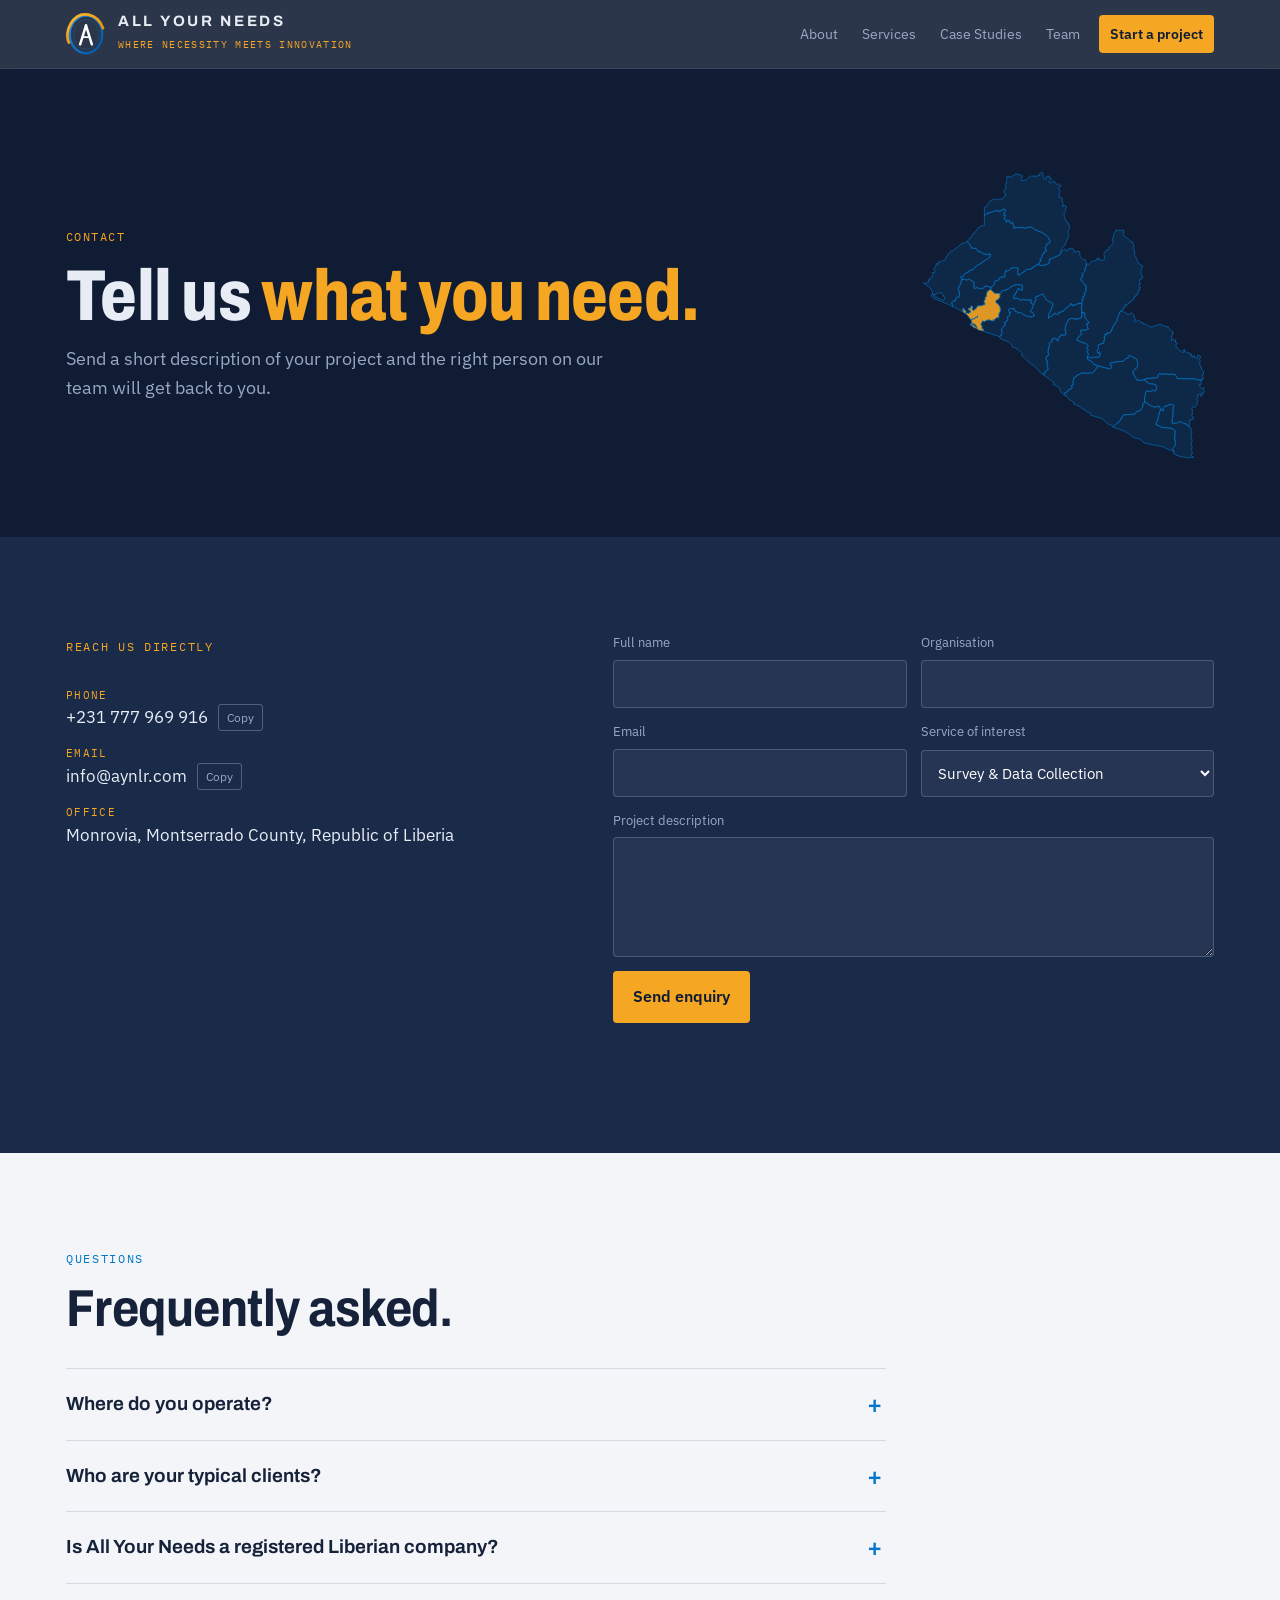
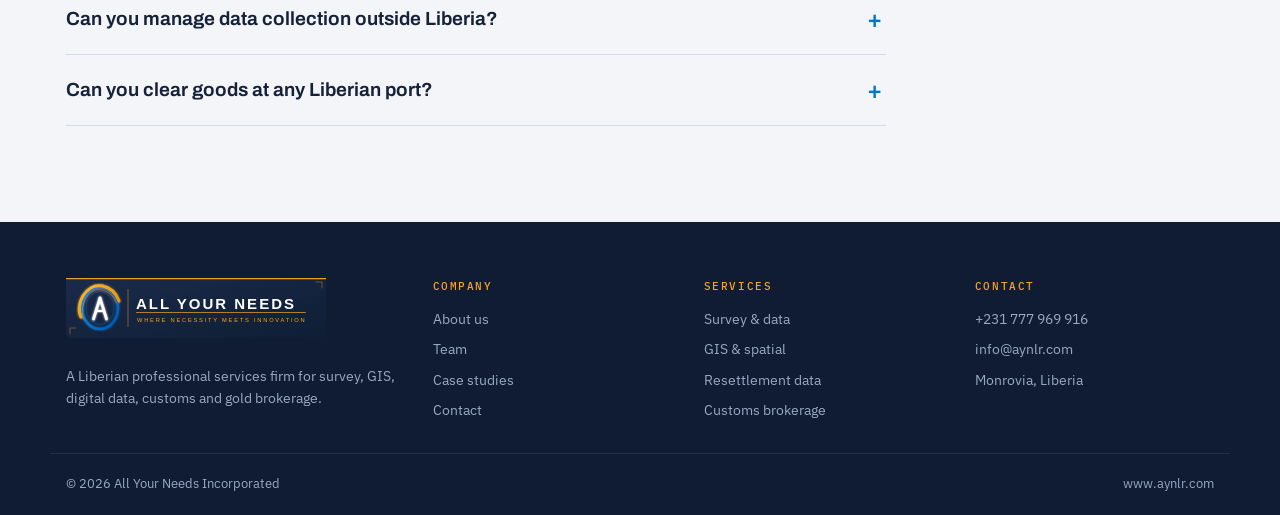
<file: contact.html>
<!doctype html>
<html lang="en">
<head>
<meta charset="utf-8">
<meta name="viewport" content="width=device-width, initial-scale=1, viewport-fit=cover">
<title>Contact · All Your Needs</title>
<meta name="claude:viewport-fit-sides" content="cover">
<meta name="author" content="RERII">
<meta name="description" content="Contact All Your Needs Incorporated in Monrovia, Liberia.">
<link rel="icon" href="assets/icon.svg" type="image/svg+xml">
<link rel="preconnect" href="https://fonts.googleapis.com">
<link rel="stylesheet" href="https://fonts.googleapis.com/css2?family=Archivo:wdth,wght@62..125,400..800&family=IBM+Plex+Sans:wght@400;500;600&family=IBM+Plex+Mono:wght@400;500&display=swap">
<link rel="stylesheet" href="assets/styles.css">
</head>
<body>
<header class="site">
  <div class="wrap nav">
    <a class="brand" href="index.html" aria-label="All Your Needs, home">
      <svg viewBox="-42 -50 84 98" aria-hidden="true"><defs><linearGradient id="hRing" x1="0" y1="0" x2="1" y2="1"><stop offset="0" stop-color="#1E8FE1"/><stop offset="1" stop-color="#0055A5"/></linearGradient><linearGradient id="hSw" x1="0" y1="0" x2="1" y2="1"><stop offset="0" stop-color="#FFB830"/><stop offset="1" stop-color="#E08A00"/></linearGradient></defs><ellipse rx="36" ry="42" fill="none" stroke="url(#hRing)" stroke-width="5"/><ellipse rx="28" ry="33" fill="none" stroke="#0077C8" stroke-width="1.5" opacity=".4"/><path d="M -38 18 C -50 -5, -30 -50, 5 -44 C 20 -41, 32 -30, 38 -14" fill="none" stroke="url(#hSw)" stroke-width="6" stroke-linecap="round"/><g stroke="#fff" stroke-linecap="round"><line x1="-13" y1="22" x2="0" y2="-20" stroke-width="5.5"/><line x1="13" y1="22" x2="0" y2="-20" stroke-width="5.5"/><line x1="-7.5" y1="6" x2="7.5" y2="6" stroke-width="4"/></g></svg>
      <span><b>ALL YOUR NEEDS</b><small>WHERE NECESSITY MEETS INNOVATION</small></span>
    </a>
    <button class="menu-btn" id="menuBtn" aria-expanded="false" aria-controls="navLinks">Menu</button>
    <nav class="links" id="navLinks" aria-label="Main">
      <a href="about.html">About</a>
      <a href="services.html">Services</a>
      <a href="case-studies.html">Case Studies</a>
      <a href="team.html">Team</a>
      <a href="contact.html" class="cta" aria-current="page">Start a project</a>
    </nav>
  </div>
</header>
<section class="page-head">
  <div class="wrap">
    <div class="stack-sm hero-load"><span class="crumb">Contact</span><h1>Tell us <em>what you need.</em></h1><p>Send a short description of your project and the right person on our team will get back to you.</p></div>
    <svg class="head-map" viewBox="0 0 440 440" aria-hidden="true" data-highlight="Montserrado"></svg>
  </div>
</section>
<section class="navy pad contact">
  <div class="wrap contact-grid">
    <div class="rv">
      <span class="eyebrow">Reach us directly</span>
      <dl>
        <div><dt>Phone</dt><dd><span>+231 777 969 916</span><button class="copy" type="button" data-copy="+231 777 969 916">Copy</button></dd></div>
        <div><dt>Email</dt><dd><span>info@aynlr.com</span><button class="copy" type="button" data-copy="info@aynlr.com">Copy</button></dd></div>
        <div><dt>Office</dt><dd>Monrovia, Montserrado County, Republic of Liberia</dd></div>
      </dl>
    </div>
    <form id="contactForm" class="rv" novalidate>
      <div class="row2">
        <label for="f-name">Full name<input id="f-name" name="name" required autocomplete="name"></label>
        <label for="f-org">Organisation<input id="f-org" name="organisation" autocomplete="organization"></label>
      </div>
      <div class="row2">
        <label for="f-email">Email<input id="f-email" name="email" type="email" required autocomplete="email"></label>
        <label for="f-svc">Service of interest<select id="f-svc" name="service"><option>Survey &amp; Data Collection</option><option>GIS &amp; Spatial Data</option><option>Resettlement Data Management</option><option>Digital Data Solutions</option><option>Customs Brokerage</option><option>Gold Brokerage</option><option>Consulting &amp; Advisory</option><option>Business Development &amp; Trade</option><option>Something else</option></select></label>
      </div>
      <label for="f-msg">Project description<textarea id="f-msg" name="message"></textarea></label>
      <button class="btn gold" type="submit">Send enquiry</button>
      <p class="form-msg" id="formMsg" role="status"></p>
    </form>
  </div>
</section>
<section class="pad">
  <div class="wrap">
    <div class="stack-sm rv" style="margin-bottom:32px"><span class="eyebrow">Questions</span><h2>Frequently asked.</h2></div>
    <div class="faq"><details><summary>Where do you operate?</summary><p>Our survey and data operations cover all 15 counties of Liberia. Our leadership has also delivered engagements in the DRC, Zambia and Angola, and we are available for sub-contracts across West and Central Africa.</p></details><details><summary>Who are your typical clients?</summary><p>UN agencies, international development finance institutions, Liberian government ministries and agencies, international NGOs, environmental and social consultancies, infrastructure developers and private companies working in Liberia.</p></details><details><summary>Is All Your Needs a registered Liberian company?</summary><p>Yes. All Your Needs Incorporated is incorporated in the Republic of Liberia and holds government-issued licences for customs brokerage and gold brokerage.</p></details><details><summary>Can you manage data collection outside Liberia?</summary><p>Yes. Our leadership has managed data collection and resettlement data engagements in the DRC, Zambia and Angola.</p></details><details><summary>Can you clear goods at any Liberian port?</summary><p>Yes. Our customs brokers licence covers all Liberian seaports and Roberts International Airport, for import and export.</p></details></div>
  </div>
</section>
<footer>
  <div class="wrap foot">
    <div class="stack-sm"><img src="assets/logo-dark.svg" alt="All Your Needs, where necessity meets innovation" width="260" height="60"><p>A Liberian professional services firm for survey, GIS, digital data, customs and gold brokerage.</p></div>
    <div><h4>Company</h4><ul><li><a href="about.html">About us</a></li><li><a href="team.html">Team</a></li><li><a href="case-studies.html">Case studies</a></li><li><a href="contact.html">Contact</a></li></ul></div>
    <div><h4>Services</h4><ul><li><a href="services.html#survey">Survey &amp; data</a></li><li><a href="services.html#gis">GIS &amp; spatial</a></li><li><a href="services.html#resettlement">Resettlement data</a></li><li><a href="services.html#customs">Customs brokerage</a></li></ul></div>
    <div><h4>Contact</h4><ul><li>+231 777 969 916</li><li>info@aynlr.com</li><li>Monrovia, Liberia</li></ul></div>
  </div>
  <div class="wrap foot-bar"><span>© 2026 All Your Needs Incorporated</span><span>www.aynlr.com</span></div>
</footer>
<script src="assets/counties.js"></script>
<script src="assets/site.js"></script>
</body>
</html>
</file>
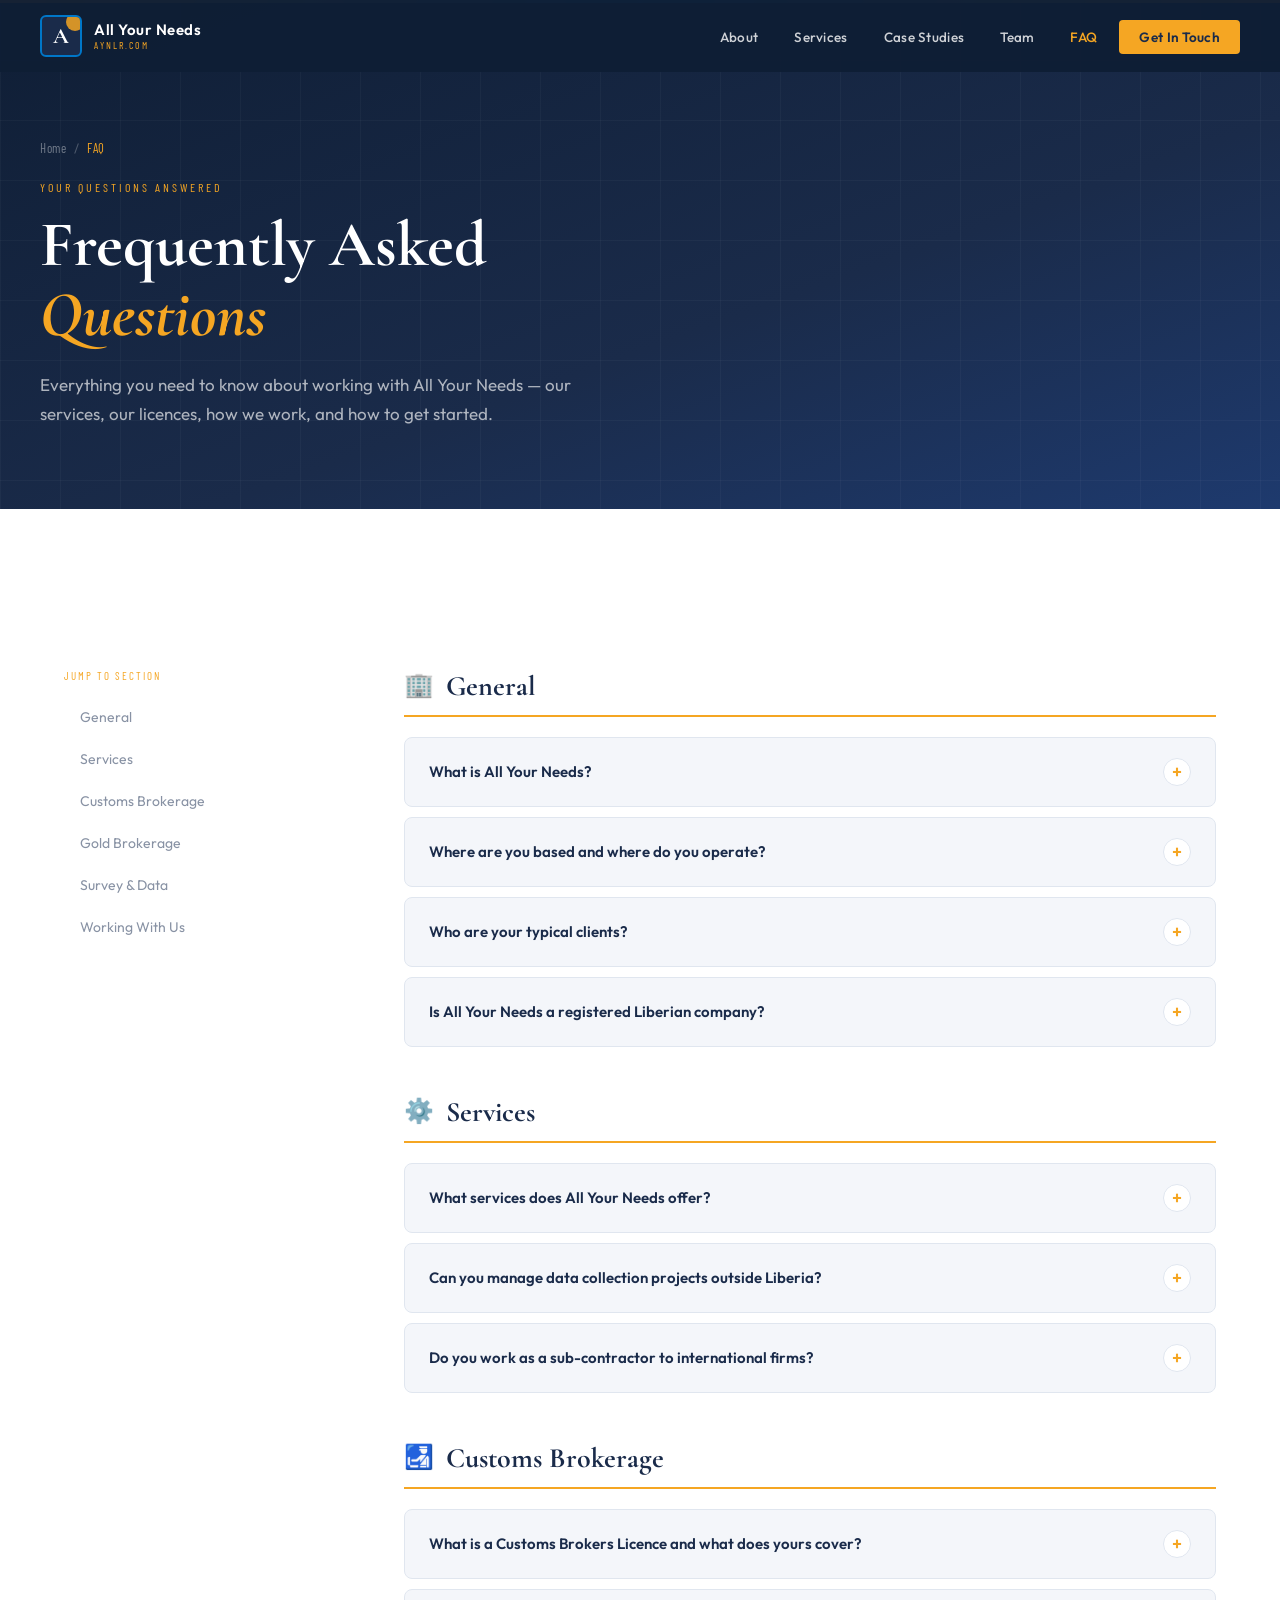
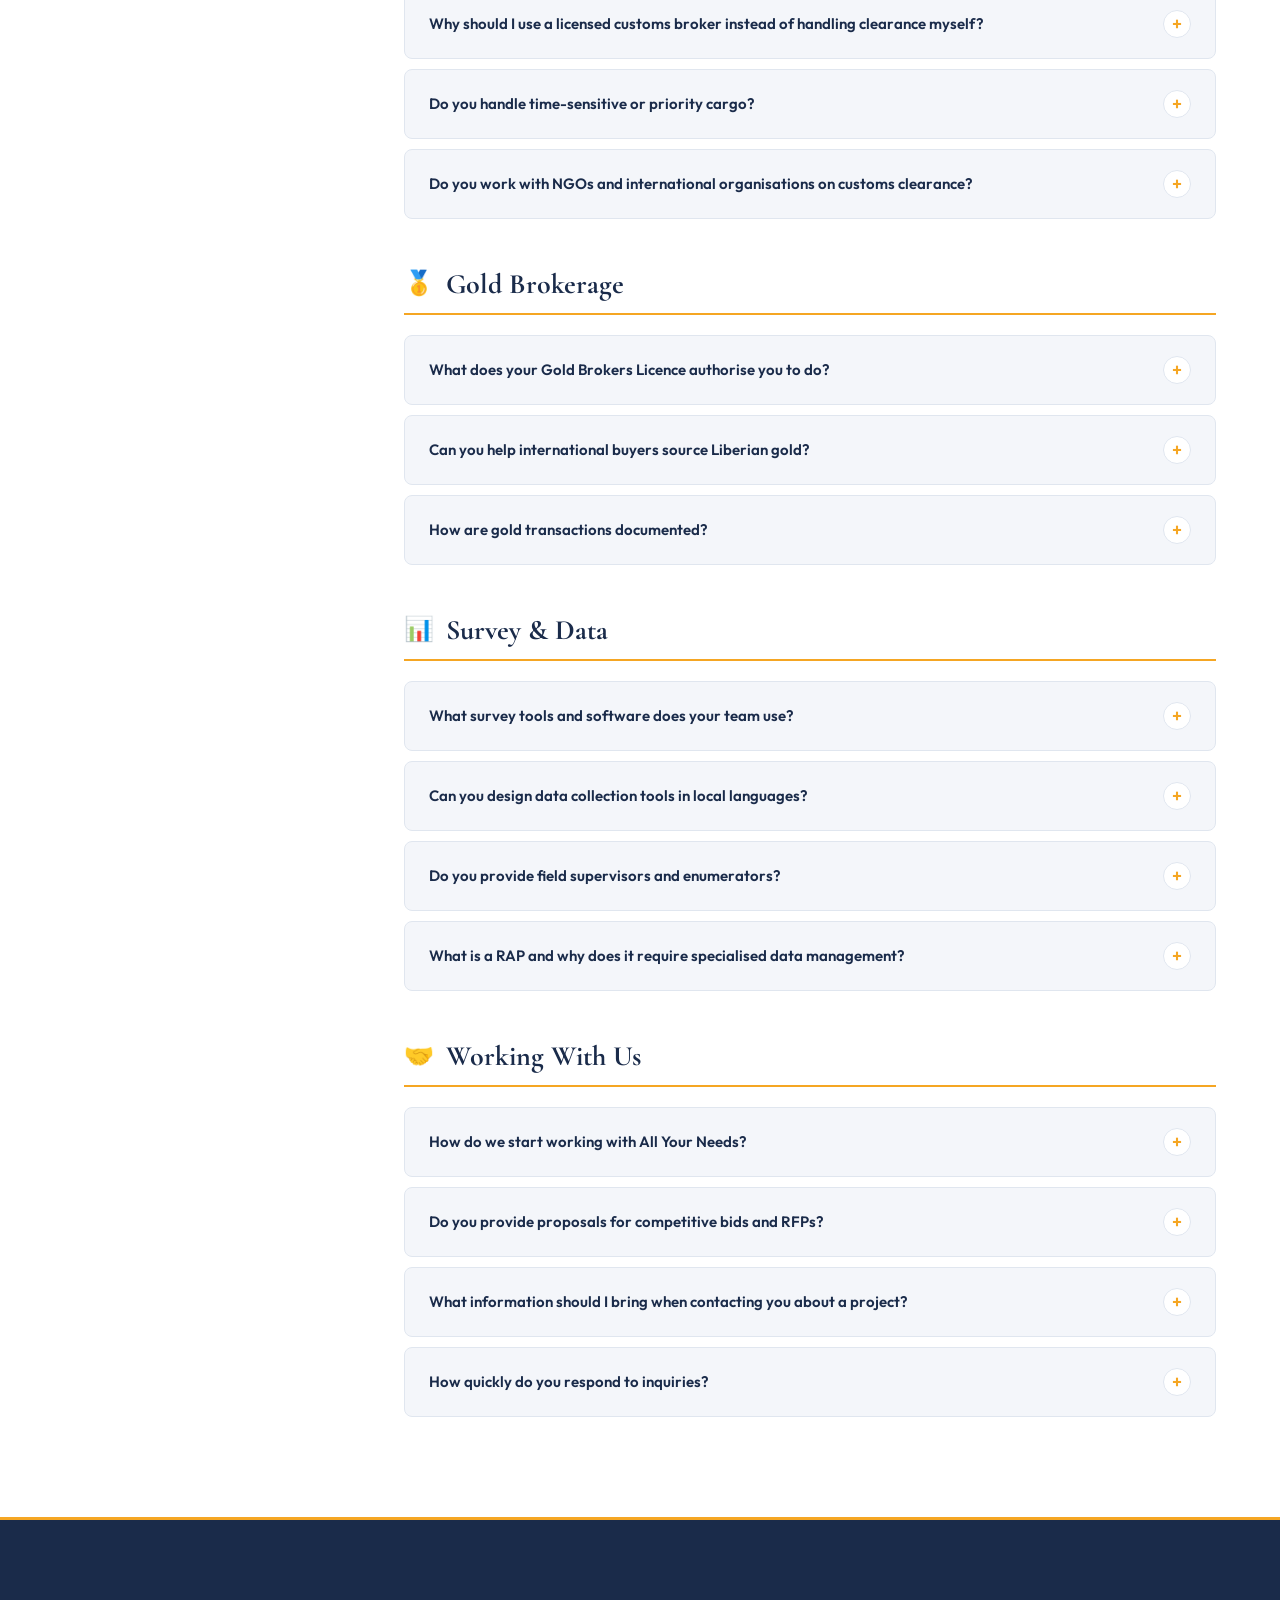
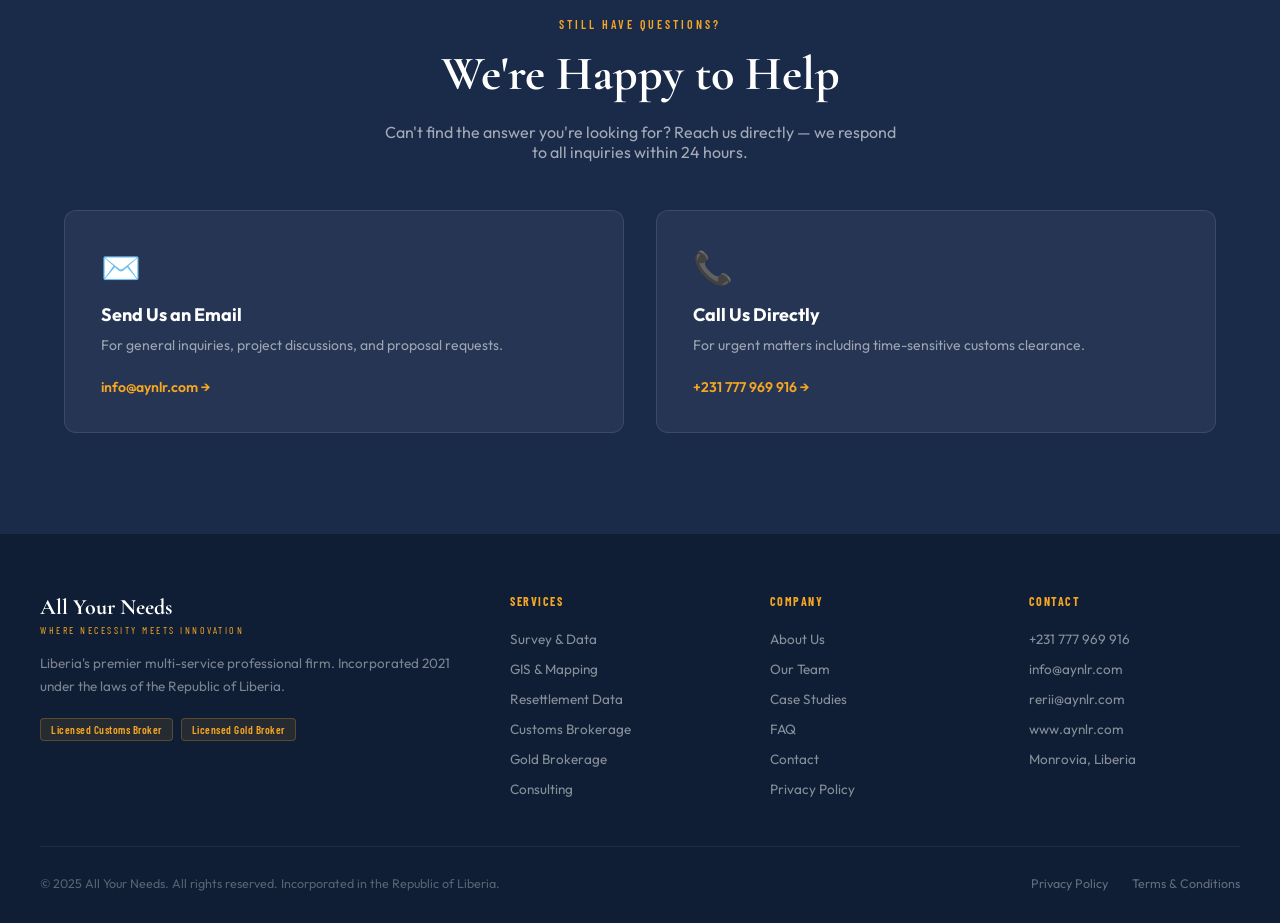
<file: faq.html>
<!DOCTYPE html>
<html lang="en">
<head>
<meta charset="UTF-8">
<meta name="viewport" content="width=device-width, initial-scale=1.0">
<meta name="description" content="Frequently Asked Questions — All Your Needs Liberia. Customs brokerage, survey services, GIS, gold brokerage and more.">
<title>FAQ | All Your Needs — Monrovia, Liberia</title>
<link rel="preconnect" href="https://fonts.googleapis.com">
<link href="https://fonts.googleapis.com/css2?family=Cormorant+Garamond:wght@400;500;600;700&family=Outfit:wght@300;400;500;600&family=Barlow+Condensed:wght@400;600;700&display=swap" rel="stylesheet">
<link rel="stylesheet" href="shared.css">
<style>
.faq-section { padding: var(--section-pad); background: var(--white); }
.faq-layout { display: grid; grid-template-columns: 280px 1fr; gap: 60px; align-items: start; margin-top: 60px; }
.faq-nav { position: sticky; top: 100px; }
.faq-nav-title { font-family: var(--font-label); font-size: 11px; letter-spacing: 2px; text-transform: uppercase; color: var(--gold); margin-bottom: 16px; }
.faq-nav-links { list-style: none; display: flex; flex-direction: column; gap: 4px; }
.faq-nav-links a { display: block; padding: 10px 14px; font-size: 14px; color: var(--grey); text-decoration: none; border-radius: 6px; transition: var(--transition); border-left: 2px solid transparent; }
.faq-nav-links a:hover { color: var(--navy); background: var(--off-white); border-left-color: var(--gold); }
.faq-content { display: flex; flex-direction: column; gap: 48px; }
.faq-group-title { font-family: var(--font-display); font-size: 28px; font-weight: 700; color: var(--navy); margin-bottom: 20px; padding-bottom: 12px; border-bottom: 2px solid var(--gold); display: flex; align-items: center; gap: 12px; }
.faq-group-icon { font-size: 24px; }
.faq-items { display: flex; flex-direction: column; gap: 10px; }
.faq-item { background: var(--off-white); border: 1px solid var(--border); border-radius: 8px; overflow: hidden; transition: border-color 0.2s; }
.faq-item.open { border-color: var(--gold); }
.faq-question { width: 100%; padding: 20px 24px; display: flex; justify-content: space-between; align-items: center; gap: 16px; font-size: 15px; font-weight: 600; color: var(--navy); background: none; border: none; cursor: pointer; text-align: left; font-family: var(--font-body); transition: var(--transition); }
.faq-question:hover { color: var(--blue); }
.faq-icon { width: 28px; height: 28px; background: var(--white); border-radius: 50%; display: flex; align-items: center; justify-content: center; flex-shrink: 0; font-size: 18px; color: var(--gold); transition: transform 0.3s ease; border: 1px solid var(--border); }
.faq-item.open .faq-icon { transform: rotate(45deg); }
.faq-answer { max-height: 0; overflow: hidden; transition: max-height 0.4s ease; }
.faq-answer-inner { padding: 0 24px 20px; font-size: 14.5px; line-height: 1.75; color: #4A5568; }
.faq-answer-inner strong { color: var(--navy); }
.faq-answer-inner a { color: var(--blue); text-decoration: none; }
.faq-answer-inner a:hover { text-decoration: underline; }

/* Still have questions */
.faq-cta { padding: var(--section-pad); background: var(--navy); position: relative; }
.faq-cta::before { content: ''; position: absolute; top: 0; left: 0; right: 0; height: 3px; background: var(--gold); }
.faq-cta-grid { display: grid; grid-template-columns: 1fr 1fr; gap: 32px; }
.contact-option { background: rgba(255,255,255,0.05); border: 1px solid rgba(255,255,255,0.1); border-radius: 12px; padding: 36px; transition: var(--transition); }
.contact-option:hover { background: rgba(255,255,255,0.08); transform: translateY(-3px); }
.contact-option-icon { font-size: 32px; margin-bottom: 16px; display: block; }
.contact-option-title { font-size: 18px; font-weight: 700; color: var(--white); margin-bottom: 8px; }
.contact-option-text { font-size: 14px; color: rgba(255,255,255,0.55); line-height: 1.6; margin-bottom: 20px; }
.contact-option-link { color: var(--gold); font-size: 14px; font-weight: 600; text-decoration: none; transition: color 0.2s; }
.contact-option-link:hover { color: var(--gold-light); }

@media (max-width: 900px) {
  .faq-layout { grid-template-columns: 1fr; }
  .faq-nav { position: static; display: none; }
  .faq-cta-grid { grid-template-columns: 1fr; }
}
</style>
</head>
<body>
<div id="navPlaceholder"></div>

<!-- HERO -->
<div class="page-hero">
  <div class="page-hero-inner">
    <div class="breadcrumb">
      <a href="index.html">Home</a>
      <span class="breadcrumb-sep">/</span>
      <span class="breadcrumb-current">FAQ</span>
    </div>
    <span class="page-hero-label">Your Questions Answered</span>
    <h1 class="page-hero-title">Frequently Asked<br><em>Questions</em></h1>
    <p class="page-hero-sub">Everything you need to know about working with All Your Needs — our services, our licences, how we work, and how to get started.</p>
  </div>
</div>

<!-- FAQ -->
<section class="faq-section">
  <div class="container">
    <div class="faq-layout">

      <!-- Side nav -->
      <div class="faq-nav reveal">
        <div class="faq-nav-title">Jump to Section</div>
        <ul class="faq-nav-links">
          <li><a href="#general">General</a></li>
          <li><a href="#services">Services</a></li>
          <li><a href="#customs">Customs Brokerage</a></li>
          <li><a href="#gold">Gold Brokerage</a></li>
          <li><a href="#survey">Survey & Data</a></li>
          <li><a href="#working">Working With Us</a></li>
        </ul>
      </div>

      <!-- FAQ content -->
      <div class="faq-content">

        <!-- General -->
        <div id="general" class="reveal">
          <div class="faq-group-title"><span class="faq-group-icon">🏢</span> General</div>
          <div class="faq-items">
            <div class="faq-item">
              <button class="faq-question" onclick="toggleFaq(this)">What is All Your Needs?<span class="faq-icon">+</span></button>
              <div class="faq-answer"><div class="faq-answer-inner">All Your Needs is a multi-service professional services firm incorporated in 2021 under the laws of the Republic of Liberia. We provide survey and data management, GIS and spatial data services, resettlement data management, customs brokerage, gold brokerage, digital data solutions, consulting, and business development services — all under one roof.</div></div>
            </div>
            <div class="faq-item">
              <button class="faq-question" onclick="toggleFaq(this)">Where are you based and where do you operate?<span class="faq-icon">+</span></button>
              <div class="faq-answer"><div class="faq-answer-inner">Our headquarters is in Monrovia, Montserrado County, Republic of Liberia. Our survey and data operations cover all 15 counties of Liberia. We have also delivered international engagements in DRC, Zambia, and Angola, and are available for regional sub-contracts across West and Central Africa.</div></div>
            </div>
            <div class="faq-item">
              <button class="faq-question" onclick="toggleFaq(this)">Who are your typical clients?<span class="faq-icon">+</span></button>
              <div class="faq-answer"><div class="faq-answer-inner">Our client base includes UN agencies (UNICEF, UNFPA, WFP, UN Women), international development finance institutions (World Bank, AfDB, EU), Liberian government ministries and agencies, international NGOs, environmental and social consultancies, infrastructure project developers, and private sector organisations operating in Liberia.</div></div>
            </div>
            <div class="faq-item">
              <button class="faq-question" onclick="toggleFaq(this)">Is All Your Needs a registered Liberian company?<span class="faq-icon">+</span></button>
              <div class="faq-answer"><div class="faq-answer-inner">Yes. All Your Needs is formally incorporated in the Republic of Liberia and operates in full compliance with Liberian commercial law. We hold government-issued licences for both Customs Brokerage and Gold Brokerage.</div></div>
            </div>
          </div>
        </div>

        <!-- Services -->
        <div id="services" class="reveal">
          <div class="faq-group-title"><span class="faq-group-icon">⚙️</span> Services</div>
          <div class="faq-items">
            <div class="faq-item">
              <button class="faq-question" onclick="toggleFaq(this)">What services does All Your Needs offer?<span class="faq-icon">+</span></button>
              <div class="faq-answer"><div class="faq-answer-inner">We offer eight core service lines: Survey & Data Collection, GIS & Spatial Data Services, Resettlement Data Management, Digital Data Solutions, Customs Brokerage (licensed), Gold Brokerage (licensed), Consulting & Advisory, and Business Development & Trade Facilitation. See our full <a href="services.html">Services page</a> for detailed descriptions.</div></div>
            </div>
            <div class="faq-item">
              <button class="faq-question" onclick="toggleFaq(this)">Can you manage data collection projects outside Liberia?<span class="faq-icon">+</span></button>
              <div class="faq-answer"><div class="faq-answer-inner">Yes. Our leadership team has managed data collection and resettlement data engagements in DRC, Zambia, and Angola. We are experienced in cross-border, multi-country operations under international safeguard standards including World Bank OP 4.12 and AfDB requirements.</div></div>
            </div>
            <div class="faq-item">
              <button class="faq-question" onclick="toggleFaq(this)">Do you work as a sub-contractor to international firms?<span class="faq-icon">+</span></button>
              <div class="faq-answer"><div class="faq-answer-inner">Yes — and this is one of our most common engagement models. We regularly serve as the Liberian technical partner for international consultancies and development organisations who need local expertise, local presence, and local licences. If your firm is bidding on a Liberian project and needs a credible, licensed local sub-contractor, contact us.</div></div>
            </div>
          </div>
        </div>

        <!-- Customs -->
        <div id="customs" class="reveal">
          <div class="faq-group-title"><span class="faq-group-icon">🛃</span> Customs Brokerage</div>
          <div class="faq-items">
            <div class="faq-item">
              <button class="faq-question" onclick="toggleFaq(this)">What is a Customs Brokers Licence and what does yours cover?<span class="faq-icon">+</span></button>
              <div class="faq-answer"><div class="faq-answer-inner">A Customs Brokers Licence is a government-issued authorisation to clear goods through Liberian ports and airport on behalf of clients. Our licence covers all Liberian seaports — Freeport of Monrovia, Port of Buchanan, Port of Greenville, and Port of Harper — as well as Roberts International Airport. We handle both import and export clearance.</div></div>
            </div>
            <div class="faq-item">
              <button class="faq-question" onclick="toggleFaq(this)">Why should I use a licensed customs broker instead of handling clearance myself?<span class="faq-icon">+</span></button>
              <div class="faq-answer"><div class="faq-answer-inner">Customs clearance in Liberia requires professional knowledge of tariff classifications, LRA regulations, and documentation requirements. Using an unlicensed agent or attempting to self-clear can result in delays, fines, and seized goods. A licensed broker protects your cargo, ensures full legal compliance, and typically speeds up clearance significantly.</div></div>
            </div>
            <div class="faq-item">
              <button class="faq-question" onclick="toggleFaq(this)">Do you handle time-sensitive or priority cargo?<span class="faq-icon">+</span></button>
              <div class="faq-answer"><div class="faq-answer-inner">Yes. We offer priority clearance for time-sensitive shipments. Contact us directly at <a href="mailto:rerii@aynlr.com">rerii@aynlr.com</a> or call <a href="tel:+231777969916">+231 777 969 916</a> to discuss urgent cargo requirements.</div></div>
            </div>
            <div class="faq-item">
              <button class="faq-question" onclick="toggleFaq(this)">Do you work with NGOs and international organisations on customs clearance?<span class="faq-icon">+</span></button>
              <div class="faq-answer"><div class="faq-answer-inner">Yes. Many of our customs clients are international NGOs and development organisations bringing in programme equipment, vehicles, and supplies. We understand the specific documentation and exemption requirements that apply to these organisations and can advise on duty relief where applicable.</div></div>
            </div>
          </div>
        </div>

        <!-- Gold -->
        <div id="gold" class="reveal">
          <div class="faq-group-title"><span class="faq-group-icon">🥇</span> Gold Brokerage</div>
          <div class="faq-items">
            <div class="faq-item">
              <button class="faq-question" onclick="toggleFaq(this)">What does your Gold Brokers Licence authorise you to do?<span class="faq-icon">+</span></button>
              <div class="faq-answer"><div class="faq-answer-inner">Our Gold Brokers Licence, issued by the Government of Liberia, authorises All Your Needs to purchase gold from artisanal and small-scale miners for resale and export. All transactions are documented and fully compliant with the Minerals and Mining Act of Liberia.</div></div>
            </div>
            <div class="faq-item">
              <button class="faq-question" onclick="toggleFaq(this)">Can you help international buyers source Liberian gold?<span class="faq-icon">+</span></button>
              <div class="faq-answer"><div class="faq-answer-inner">Yes. International buyers who need a traceable, legally compliant Liberian gold supply chain can engage All Your Needs as their licensed broker. We manage the purchase, documentation, valuation, and facilitation of export — ensuring the buyer receives gold with a fully documented and compliant chain of custody.</div></div>
            </div>
            <div class="faq-item">
              <button class="faq-question" onclick="toggleFaq(this)">How are gold transactions documented?<span class="faq-icon">+</span></button>
              <div class="faq-answer"><div class="faq-answer-inner">Every transaction is fully documented with purchase receipts, weight and assay records, seller information, and compliance certificates as required by the Ministry of Mines and Energy. We prioritise transparency and can provide full transaction documentation to buyers on request.</div></div>
            </div>
          </div>
        </div>

        <!-- Survey -->
        <div id="survey" class="reveal">
          <div class="faq-group-title"><span class="faq-group-icon">📊</span> Survey & Data</div>
          <div class="faq-items">
            <div class="faq-item">
              <button class="faq-question" onclick="toggleFaq(this)">What survey tools and software does your team use?<span class="faq-icon">+</span></button>
              <div class="faq-answer"><div class="faq-answer-inner">Our team works across the full range of professional survey tools: <strong>CSPro</strong> (CAPI application design, data entry, and processing), <strong>KoboCollect and ODK</strong> (XLSForm design including multilingual forms), <strong>ArcGIS Pro and QGIS</strong> (spatial data and field mapping), <strong>SPSS and Stata</strong> (statistical analysis), and <strong>PostgreSQL</strong> (survey database design and management).</div></div>
            </div>
            <div class="faq-item">
              <button class="faq-question" onclick="toggleFaq(this)">Can you design data collection tools in local languages?<span class="faq-icon">+</span></button>
              <div class="faq-answer"><div class="faq-answer-inner">Yes. We regularly design multilingual XLSForms and CSPro applications for surveys conducted in English alongside local Liberian languages and dialects. Multilingual instrument design is a standard part of our service offering.</div></div>
            </div>
            <div class="faq-item">
              <button class="faq-question" onclick="toggleFaq(this)">Do you provide field supervisors and enumerators?<span class="faq-icon">+</span></button>
              <div class="faq-answer"><div class="faq-answer-inner">Yes. We have experience deploying and managing large field teams across all 15 Liberian counties — including training, supervision, daily monitoring, and quality control. For national-scale surveys we work with LISGIS's established field network.</div></div>
            </div>
            <div class="faq-item">
              <button class="faq-question" onclick="toggleFaq(this)">What is a RAP and why does it require specialised data management?<span class="faq-icon">+</span></button>
              <div class="faq-answer"><div class="faq-answer-inner">A Resettlement Action Plan (RAP) is a legally binding framework — required under World Bank, AfDB, and IFC performance standards — that ensures every person whose land, property, or livelihood is affected by an infrastructure project is identified, assessed, and fairly compensated. RAP data management requires specialised knowledge of safeguard standards, asset valuation methodologies, and the legal implications of data quality — any error can affect a family's compensation entitlement.</div></div>
            </div>
          </div>
        </div>

        <!-- Working with us -->
        <div id="working" class="reveal">
          <div class="faq-group-title"><span class="faq-group-icon">🤝</span> Working With Us</div>
          <div class="faq-items">
            <div class="faq-item">
              <button class="faq-question" onclick="toggleFaq(this)">How do we start working with All Your Needs?<span class="faq-icon">+</span></button>
              <div class="faq-answer"><div class="faq-answer-inner">Contact us via the <a href="contact.html">Contact page</a> or email <a href="mailto:rerii@aynlr.com">rerii@aynlr.com</a> directly. Tell us about your project scope, timeline, and location. We will respond within 24 hours with an initial assessment and, if appropriate, arrange a consultation to discuss your specific requirements.</div></div>
            </div>
            <div class="faq-item">
              <button class="faq-question" onclick="toggleFaq(this)">Do you provide proposals for competitive bids and RFPs?<span class="faq-icon">+</span></button>
              <div class="faq-answer"><div class="faq-answer-inner">Yes. We have extensive experience preparing technical proposals for NGO, UN, government, and development finance institution procurements. We can provide company profiles, CVs, past project references, and technical approach documents in formats required by major funders.</div></div>
            </div>
            <div class="faq-item">
              <button class="faq-question" onclick="toggleFaq(this)">What information should I bring when contacting you about a project?<span class="faq-icon">+</span></button>
              <div class="faq-answer"><div class="faq-answer-inner">The more context you can provide, the better our initial response. Helpful details include: the type of service you need, the geographic coverage of the project, the timeline and deadline, the funder or client organisation, and any specific technical requirements. Even a rough outline is enough to get a useful initial response from us.</div></div>
            </div>
            <div class="faq-item">
              <button class="faq-question" onclick="toggleFaq(this)">How quickly do you respond to inquiries?<span class="faq-icon">+</span></button>
              <div class="faq-answer"><div class="faq-answer-inner">We aim to respond to all inquiries within 24 hours on business days. For urgent matters — particularly time-sensitive customs clearance — call us directly on <a href="tel:+231777969916">+231 777 969 916</a>.</div></div>
            </div>
          </div>
        </div>

      </div><!-- end faq-content -->
    </div><!-- end faq-layout -->
  </div>
</section>

<!-- STILL HAVE QUESTIONS -->
<section class="faq-cta">
  <div class="container">
    <div style="text-align:center;margin-bottom:48px;" class="reveal">
      <span class="label" style="color:var(--gold);">Still Have Questions?</span>
      <h2 class="section-title" style="color:var(--white);">We're Happy to Help</h2>
      <p style="font-size:16px;color:rgba(255,255,255,0.6);max-width:520px;margin:0 auto;">Can't find the answer you're looking for? Reach us directly — we respond to all inquiries within 24 hours.</p>
    </div>
    <div class="faq-cta-grid reveal">
      <div class="contact-option">
        <span class="contact-option-icon">✉️</span>
        <div class="contact-option-title">Send Us an Email</div>
        <p class="contact-option-text">For general inquiries, project discussions, and proposal requests.</p>
        <a href="mailto:info@aynlr.com" class="contact-option-link">info@aynlr.com →</a>
      </div>
      <div class="contact-option">
        <span class="contact-option-icon">📞</span>
        <div class="contact-option-title">Call Us Directly</div>
        <p class="contact-option-text">For urgent matters including time-sensitive customs clearance.</p>
        <a href="tel:+231777969916" class="contact-option-link">+231 777 969 916 →</a>
      </div>
    </div>
  </div>
</section>

<div id="footerPlaceholder"></div>
<script src="shared.js"></script>
<script>
injectNav('faq.html'); injectFooter(); initReveal();
function toggleFaq(btn) {
  const item = btn.closest('.faq-item');
  const answer = item.querySelector('.faq-answer');
  const isOpen = item.classList.contains('open');
  document.querySelectorAll('.faq-item').forEach(i => {
    i.classList.remove('open');
    i.querySelector('.faq-answer').style.maxHeight = '0';
  });
  if (!isOpen) { item.classList.add('open'); answer.style.maxHeight = answer.scrollHeight + 'px'; }
}
</script>
</body>
</html>
</file>
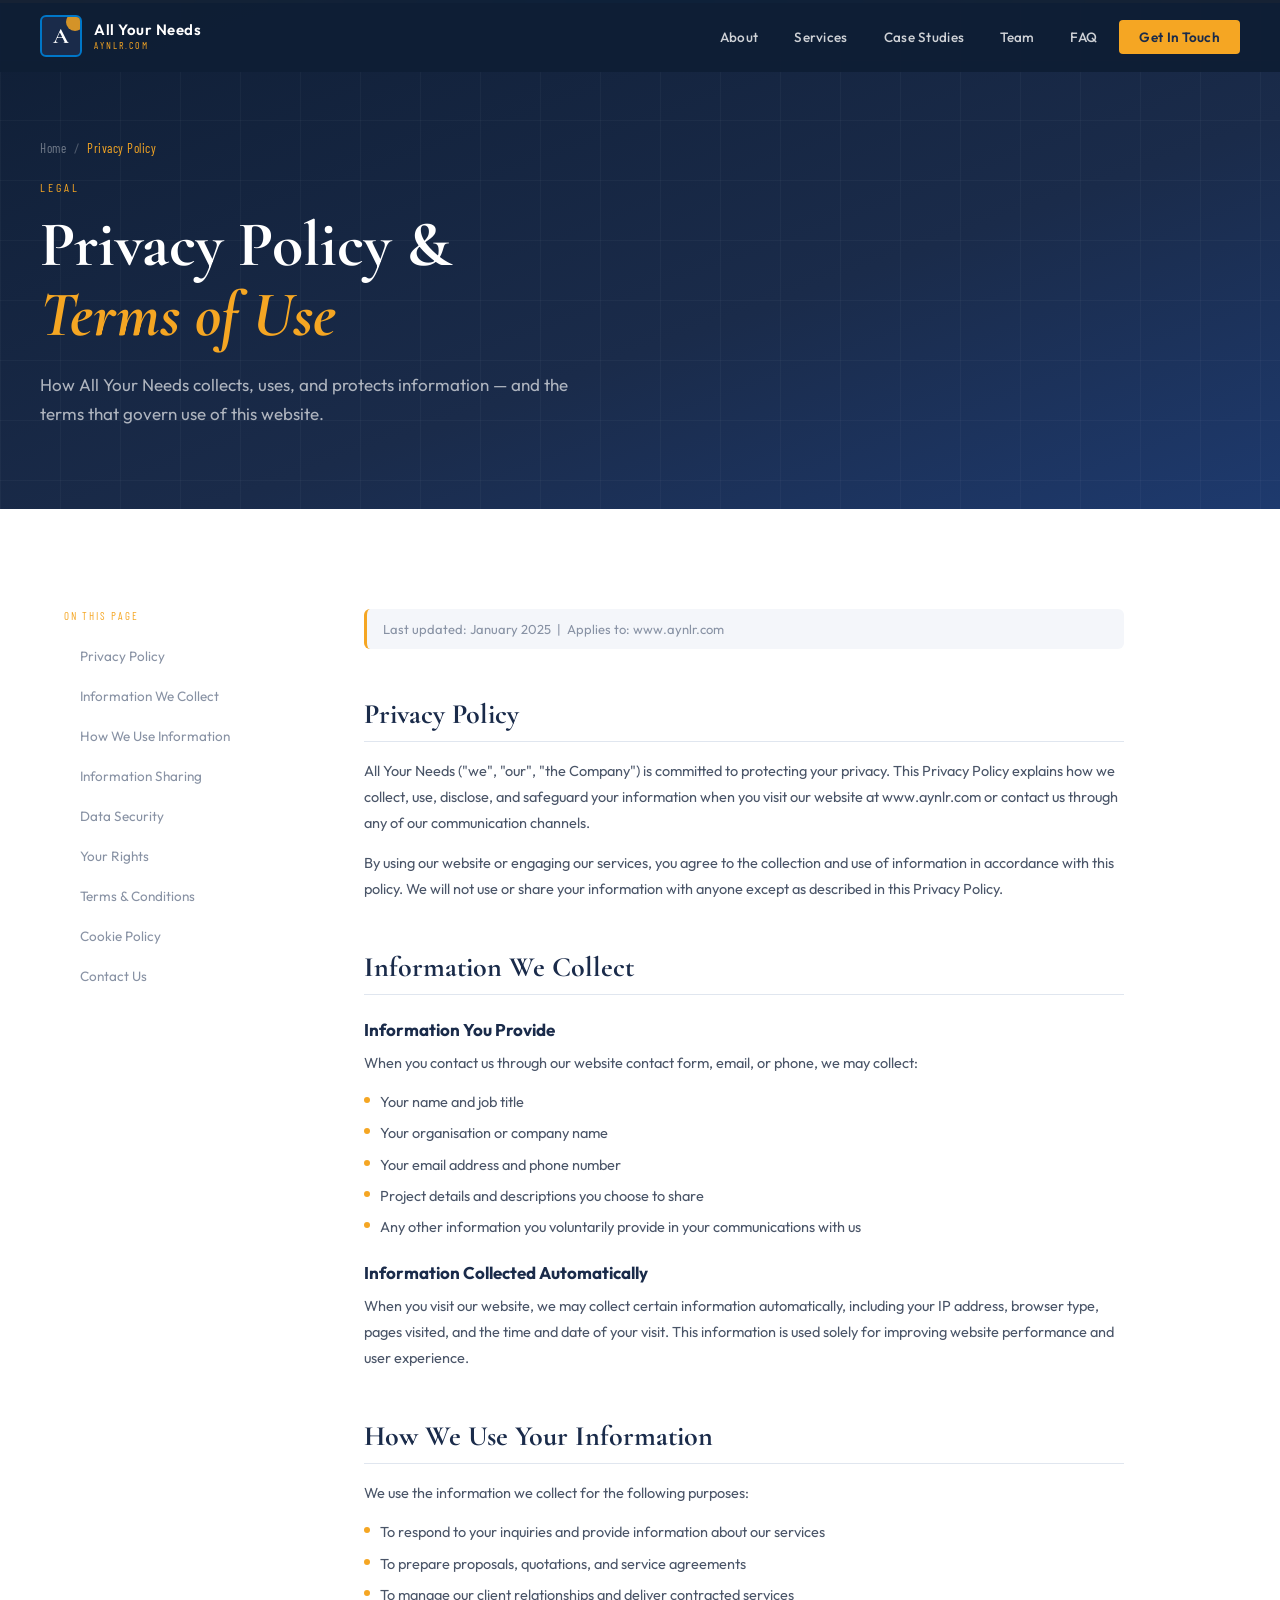
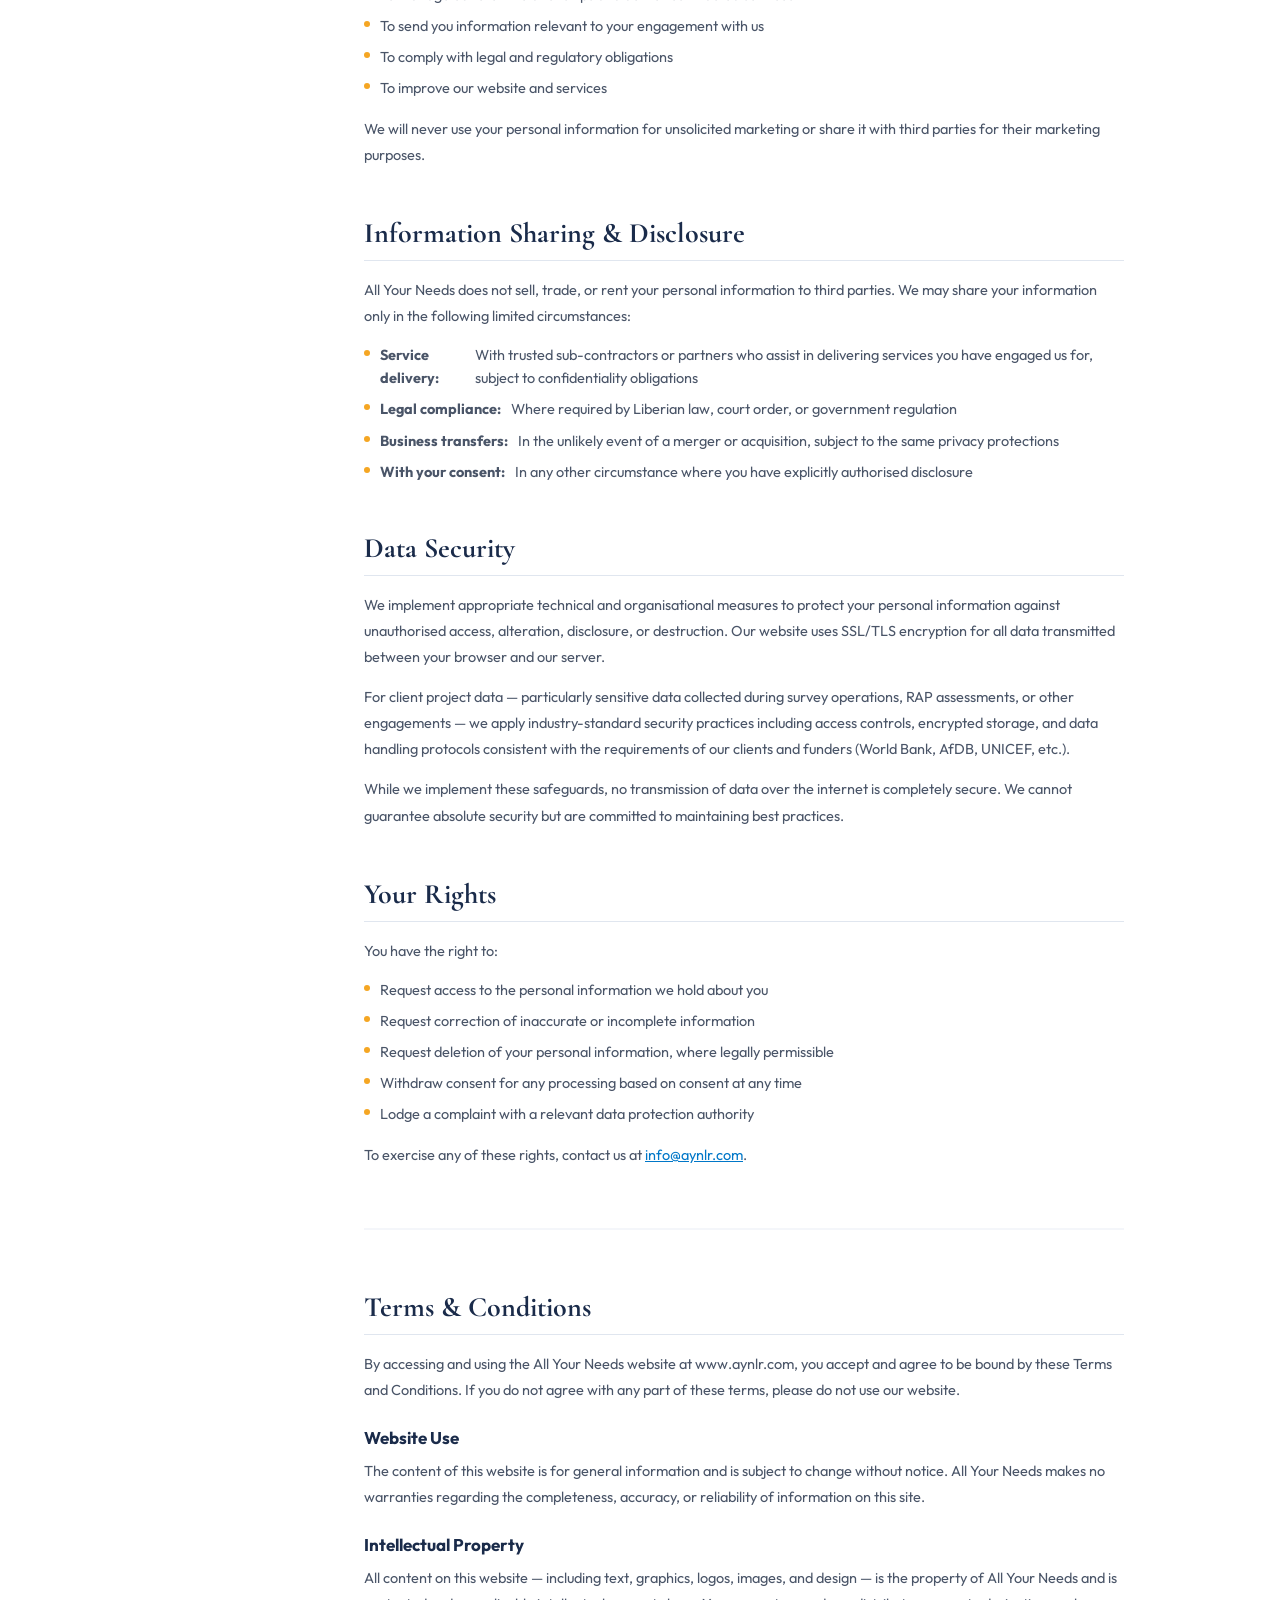
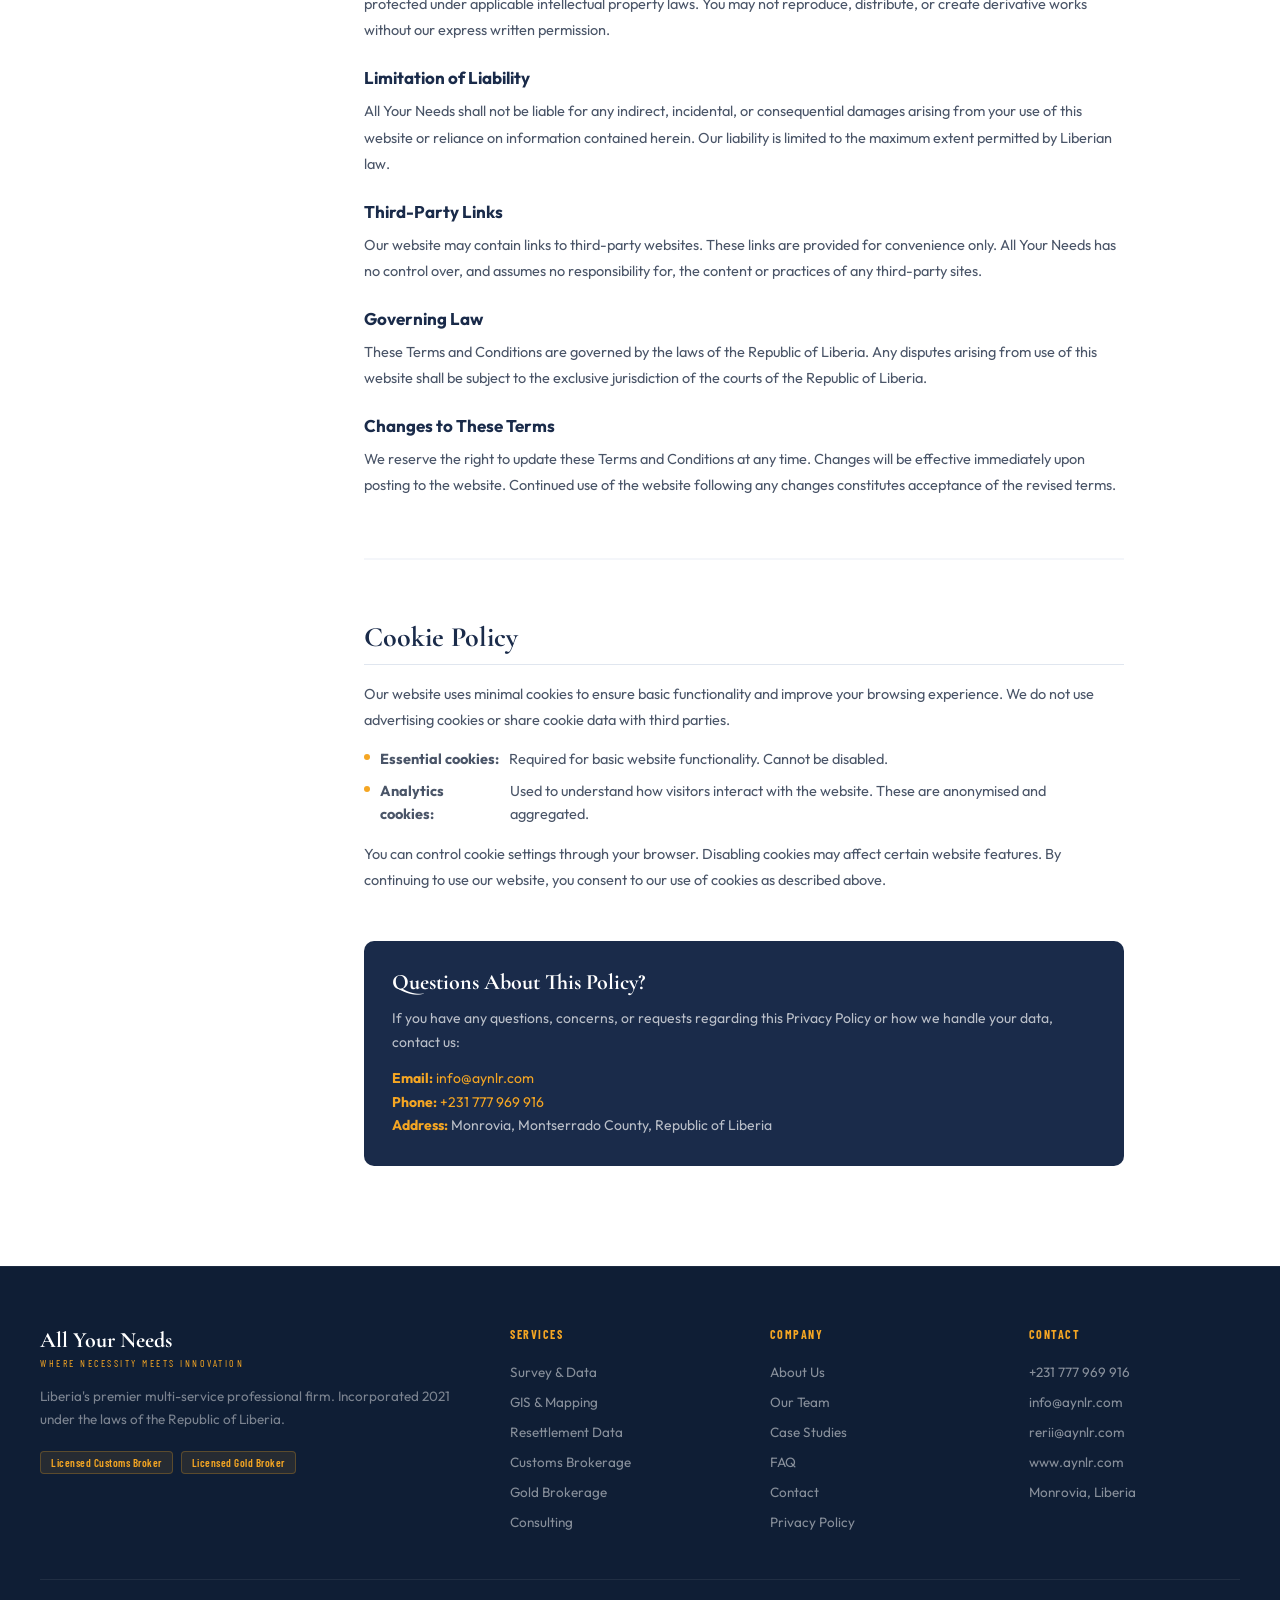
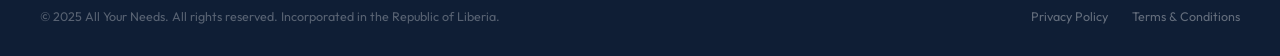
<file: privacy.html>
<!DOCTYPE html>
<html lang="en">
<head>
<meta charset="UTF-8">
<meta name="viewport" content="width=device-width, initial-scale=1.0">
<meta name="description" content="Privacy Policy and Terms & Conditions — All Your Needs, Monrovia, Liberia.">
<title>Privacy Policy | All Your Needs — Monrovia, Liberia</title>
<link rel="preconnect" href="https://fonts.googleapis.com">
<link href="https://fonts.googleapis.com/css2?family=Cormorant+Garamond:wght@400;500;600;700&family=Outfit:wght@300;400;500;600&family=Barlow+Condensed:wght@400;600;700&display=swap" rel="stylesheet">
<link rel="stylesheet" href="shared.css">
<style>
.legal-section { padding: var(--section-pad); background: var(--white); }
.legal-layout { display: grid; grid-template-columns: 240px 1fr; gap: 60px; align-items: start; }
.legal-nav { position: sticky; top: 100px; }
.legal-nav-title { font-family: var(--font-label); font-size: 11px; letter-spacing: 2px; text-transform: uppercase; color: var(--gold); margin-bottom: 16px; }
.legal-nav-links { list-style: none; display: flex; flex-direction: column; gap: 4px; }
.legal-nav-links a { display: block; padding: 9px 14px; font-size: 13.5px; color: var(--grey); text-decoration: none; border-radius: 6px; transition: var(--transition); border-left: 2px solid transparent; }
.legal-nav-links a:hover { color: var(--navy); background: var(--off-white); border-left-color: var(--gold); }
.legal-content { max-width: 760px; }
.legal-updated { font-size: 13px; color: var(--grey); margin-bottom: 48px; padding: 12px 16px; background: var(--off-white); border-radius: 6px; border-left: 3px solid var(--gold); }
.legal-section-block { margin-bottom: 48px; }
.legal-h2 { font-family: var(--font-display); font-size: 28px; font-weight: 700; color: var(--navy); margin-bottom: 16px; padding-bottom: 10px; border-bottom: 1px solid var(--border); }
.legal-h3 { font-size: 17px; font-weight: 700; color: var(--navy); margin: 24px 0 10px; }
.legal-p { font-size: 14.5px; line-height: 1.8; color: #4A5568; margin-bottom: 14px; }
.legal-list { list-style: none; margin: 12px 0 16px; padding: 0; display: flex; flex-direction: column; gap: 8px; }
.legal-list li { display: flex; align-items: flex-start; gap: 10px; font-size: 14.5px; color: #4A5568; line-height: 1.6; }
.legal-list li::before { content: ''; width: 6px; height: 6px; background: var(--gold); border-radius: 50%; flex-shrink: 0; margin-top: 7px; }
.legal-contact-box { background: var(--navy); border-radius: 10px; padding: 28px; margin-top: 32px; }
.legal-contact-box p { font-size: 14px; color: rgba(255,255,255,0.7); line-height: 1.7; }
.legal-contact-box a { color: var(--gold); text-decoration: none; }
.divider { height: 2px; background: var(--off-white); margin: 60px 0; }
@media(max-width:900px) {
  .legal-layout { grid-template-columns: 1fr; }
  .legal-nav { position: static; display: none; }
}
</style>
</head>
<body>
<div id="navPlaceholder"></div>

<div class="page-hero">
  <div class="page-hero-inner">
    <div class="breadcrumb">
      <a href="index.html">Home</a>
      <span class="breadcrumb-sep">/</span>
      <span class="breadcrumb-current">Privacy Policy</span>
    </div>
    <span class="page-hero-label">Legal</span>
    <h1 class="page-hero-title">Privacy Policy &<br><em>Terms of Use</em></h1>
    <p class="page-hero-sub">How All Your Needs collects, uses, and protects information — and the terms that govern use of this website.</p>
  </div>
</div>

<section class="legal-section">
  <div class="container">
    <div class="legal-layout">

      <div class="legal-nav">
        <div class="legal-nav-title">On This Page</div>
        <ul class="legal-nav-links">
          <li><a href="#privacy">Privacy Policy</a></li>
          <li><a href="#collection">Information We Collect</a></li>
          <li><a href="#use">How We Use Information</a></li>
          <li><a href="#sharing">Information Sharing</a></li>
          <li><a href="#security">Data Security</a></li>
          <li><a href="#rights">Your Rights</a></li>
          <li><a href="#terms">Terms & Conditions</a></li>
          <li><a href="#cookies">Cookie Policy</a></li>
          <li><a href="#contact-legal">Contact Us</a></li>
        </ul>
      </div>

      <div class="legal-content">
        <div class="legal-updated">Last updated: January 2025 &nbsp;|&nbsp; Applies to: www.aynlr.com</div>

        <!-- PRIVACY POLICY -->
        <div class="legal-section-block" id="privacy">
          <h2 class="legal-h2">Privacy Policy</h2>
          <p class="legal-p">All Your Needs ("we", "our", "the Company") is committed to protecting your privacy. This Privacy Policy explains how we collect, use, disclose, and safeguard your information when you visit our website at www.aynlr.com or contact us through any of our communication channels.</p>
          <p class="legal-p">By using our website or engaging our services, you agree to the collection and use of information in accordance with this policy. We will not use or share your information with anyone except as described in this Privacy Policy.</p>
        </div>

        <!-- COLLECTION -->
        <div class="legal-section-block" id="collection">
          <h2 class="legal-h2">Information We Collect</h2>
          <h3 class="legal-h3">Information You Provide</h3>
          <p class="legal-p">When you contact us through our website contact form, email, or phone, we may collect:</p>
          <ul class="legal-list">
            <li>Your name and job title</li>
            <li>Your organisation or company name</li>
            <li>Your email address and phone number</li>
            <li>Project details and descriptions you choose to share</li>
            <li>Any other information you voluntarily provide in your communications with us</li>
          </ul>
          <h3 class="legal-h3">Information Collected Automatically</h3>
          <p class="legal-p">When you visit our website, we may collect certain information automatically, including your IP address, browser type, pages visited, and the time and date of your visit. This information is used solely for improving website performance and user experience.</p>
        </div>

        <!-- USE -->
        <div class="legal-section-block" id="use">
          <h2 class="legal-h2">How We Use Your Information</h2>
          <p class="legal-p">We use the information we collect for the following purposes:</p>
          <ul class="legal-list">
            <li>To respond to your inquiries and provide information about our services</li>
            <li>To prepare proposals, quotations, and service agreements</li>
            <li>To manage our client relationships and deliver contracted services</li>
            <li>To send you information relevant to your engagement with us</li>
            <li>To comply with legal and regulatory obligations</li>
            <li>To improve our website and services</li>
          </ul>
          <p class="legal-p">We will never use your personal information for unsolicited marketing or share it with third parties for their marketing purposes.</p>
        </div>

        <!-- SHARING -->
        <div class="legal-section-block" id="sharing">
          <h2 class="legal-h2">Information Sharing & Disclosure</h2>
          <p class="legal-p">All Your Needs does not sell, trade, or rent your personal information to third parties. We may share your information only in the following limited circumstances:</p>
          <ul class="legal-list">
            <li><strong>Service delivery:</strong> With trusted sub-contractors or partners who assist in delivering services you have engaged us for, subject to confidentiality obligations</li>
            <li><strong>Legal compliance:</strong> Where required by Liberian law, court order, or government regulation</li>
            <li><strong>Business transfers:</strong> In the unlikely event of a merger or acquisition, subject to the same privacy protections</li>
            <li><strong>With your consent:</strong> In any other circumstance where you have explicitly authorised disclosure</li>
          </ul>
        </div>

        <!-- SECURITY -->
        <div class="legal-section-block" id="security">
          <h2 class="legal-h2">Data Security</h2>
          <p class="legal-p">We implement appropriate technical and organisational measures to protect your personal information against unauthorised access, alteration, disclosure, or destruction. Our website uses SSL/TLS encryption for all data transmitted between your browser and our server.</p>
          <p class="legal-p">For client project data — particularly sensitive data collected during survey operations, RAP assessments, or other engagements — we apply industry-standard security practices including access controls, encrypted storage, and data handling protocols consistent with the requirements of our clients and funders (World Bank, AfDB, UNICEF, etc.).</p>
          <p class="legal-p">While we implement these safeguards, no transmission of data over the internet is completely secure. We cannot guarantee absolute security but are committed to maintaining best practices.</p>
        </div>

        <!-- RIGHTS -->
        <div class="legal-section-block" id="rights">
          <h2 class="legal-h2">Your Rights</h2>
          <p class="legal-p">You have the right to:</p>
          <ul class="legal-list">
            <li>Request access to the personal information we hold about you</li>
            <li>Request correction of inaccurate or incomplete information</li>
            <li>Request deletion of your personal information, where legally permissible</li>
            <li>Withdraw consent for any processing based on consent at any time</li>
            <li>Lodge a complaint with a relevant data protection authority</li>
          </ul>
          <p class="legal-p">To exercise any of these rights, contact us at <a href="mailto:info@aynlr.com" style="color:var(--blue);">info@aynlr.com</a>.</p>
        </div>

        <div class="divider" id="terms"></div>

        <!-- TERMS -->
        <div class="legal-section-block">
          <h2 class="legal-h2">Terms & Conditions</h2>
          <p class="legal-p">By accessing and using the All Your Needs website at www.aynlr.com, you accept and agree to be bound by these Terms and Conditions. If you do not agree with any part of these terms, please do not use our website.</p>

          <h3 class="legal-h3">Website Use</h3>
          <p class="legal-p">The content of this website is for general information and is subject to change without notice. All Your Needs makes no warranties regarding the completeness, accuracy, or reliability of information on this site.</p>

          <h3 class="legal-h3">Intellectual Property</h3>
          <p class="legal-p">All content on this website — including text, graphics, logos, images, and design — is the property of All Your Needs and is protected under applicable intellectual property laws. You may not reproduce, distribute, or create derivative works without our express written permission.</p>

          <h3 class="legal-h3">Limitation of Liability</h3>
          <p class="legal-p">All Your Needs shall not be liable for any indirect, incidental, or consequential damages arising from your use of this website or reliance on information contained herein. Our liability is limited to the maximum extent permitted by Liberian law.</p>

          <h3 class="legal-h3">Third-Party Links</h3>
          <p class="legal-p">Our website may contain links to third-party websites. These links are provided for convenience only. All Your Needs has no control over, and assumes no responsibility for, the content or practices of any third-party sites.</p>

          <h3 class="legal-h3">Governing Law</h3>
          <p class="legal-p">These Terms and Conditions are governed by the laws of the Republic of Liberia. Any disputes arising from use of this website shall be subject to the exclusive jurisdiction of the courts of the Republic of Liberia.</p>

          <h3 class="legal-h3">Changes to These Terms</h3>
          <p class="legal-p">We reserve the right to update these Terms and Conditions at any time. Changes will be effective immediately upon posting to the website. Continued use of the website following any changes constitutes acceptance of the revised terms.</p>
        </div>

        <div class="divider" id="cookies"></div>

        <!-- COOKIES -->
        <div class="legal-section-block">
          <h2 class="legal-h2">Cookie Policy</h2>
          <p class="legal-p">Our website uses minimal cookies to ensure basic functionality and improve your browsing experience. We do not use advertising cookies or share cookie data with third parties.</p>
          <ul class="legal-list">
            <li><strong>Essential cookies:</strong> Required for basic website functionality. Cannot be disabled.</li>
            <li><strong>Analytics cookies:</strong> Used to understand how visitors interact with the website. These are anonymised and aggregated.</li>
          </ul>
          <p class="legal-p">You can control cookie settings through your browser. Disabling cookies may affect certain website features. By continuing to use our website, you consent to our use of cookies as described above.</p>
        </div>

        <!-- CONTACT -->
        <div id="contact-legal">
          <div class="legal-contact-box">
            <h3 style="font-family:var(--font-display);font-size:22px;font-weight:700;color:var(--white);margin-bottom:12px;">Questions About This Policy?</h3>
            <p>If you have any questions, concerns, or requests regarding this Privacy Policy or how we handle your data, contact us:</p>
            <p style="margin-top:12px;"><strong style="color:var(--gold);">Email:</strong> <a href="mailto:info@aynlr.com">info@aynlr.com</a><br>
            <strong style="color:var(--gold);">Phone:</strong> <a href="tel:+231777969916">+231 777 969 916</a><br>
            <strong style="color:var(--gold);">Address:</strong> Monrovia, Montserrado County, Republic of Liberia</p>
          </div>
        </div>

      </div>
    </div>
  </div>
</section>

<div id="footerPlaceholder"></div>
<script src="shared.js"></script>
<script>injectNav(''); injectFooter(); initReveal();</script>
</body>
</html>
</file>
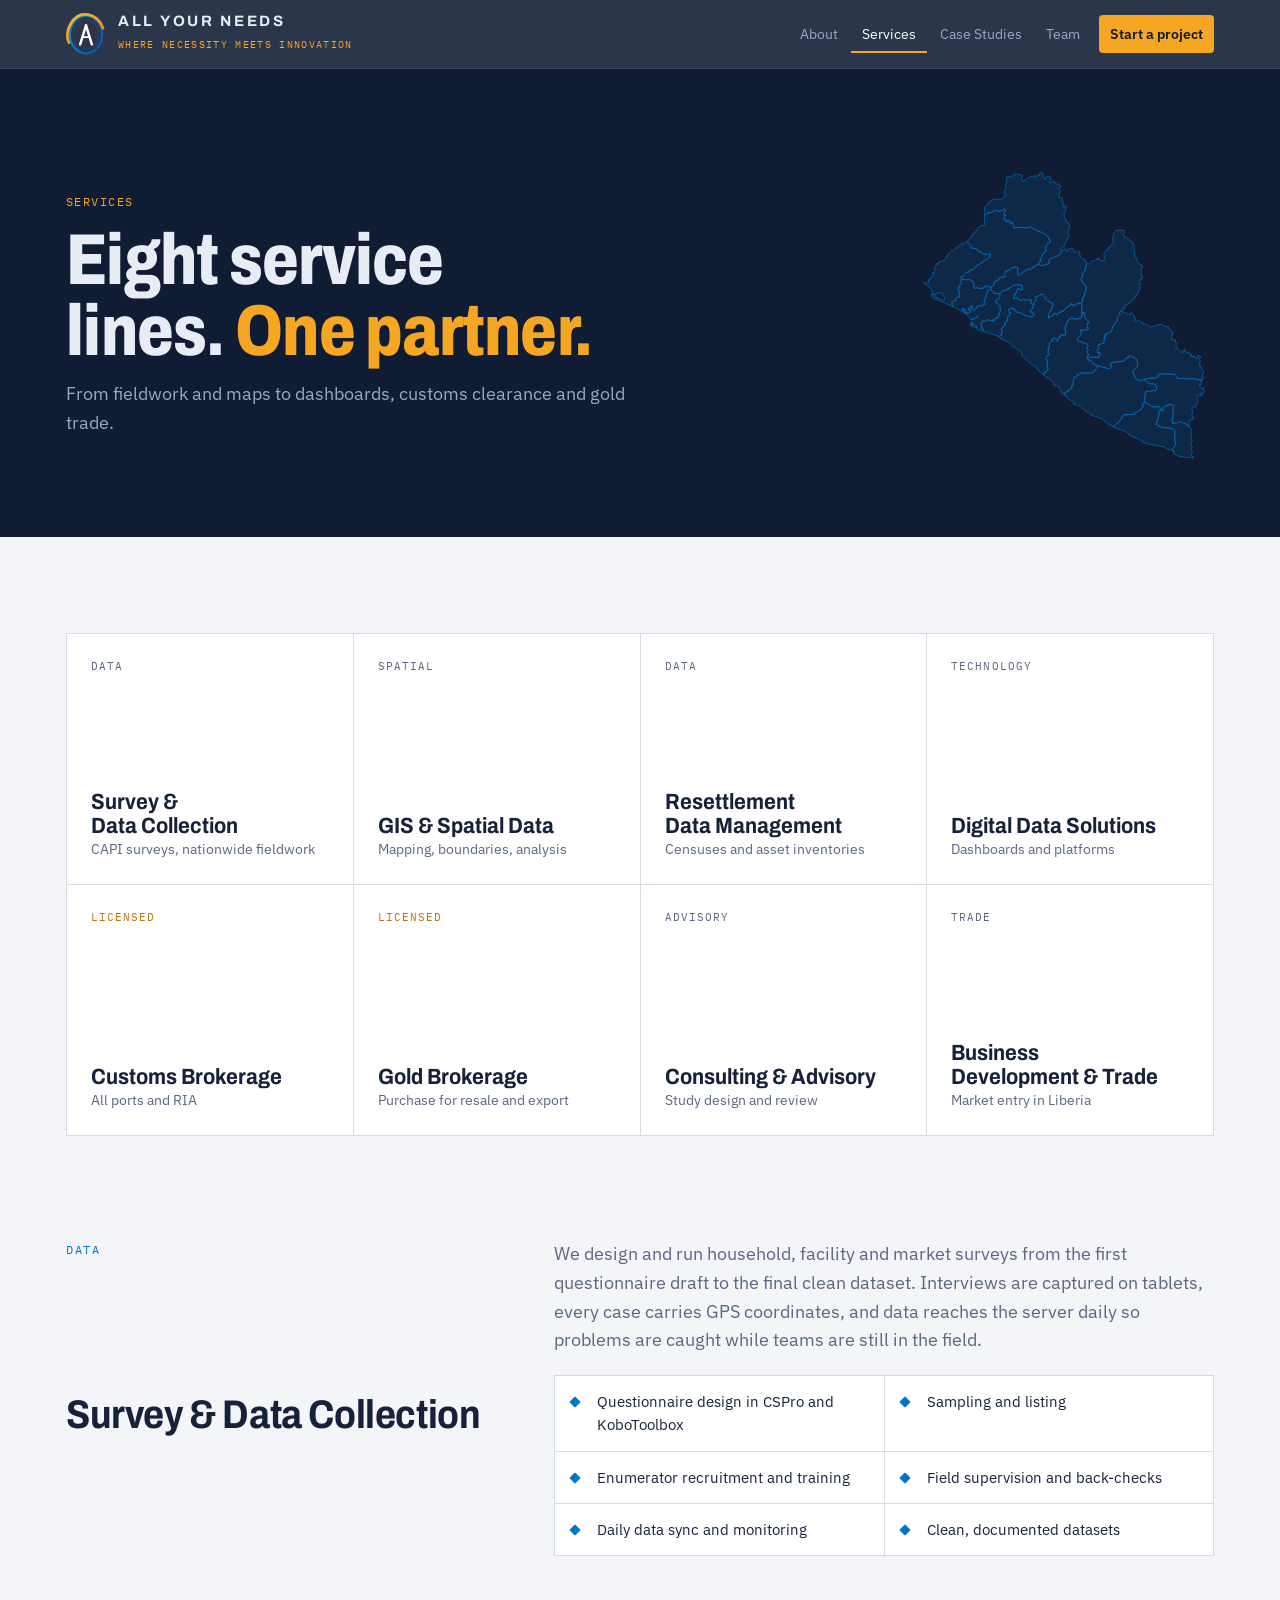
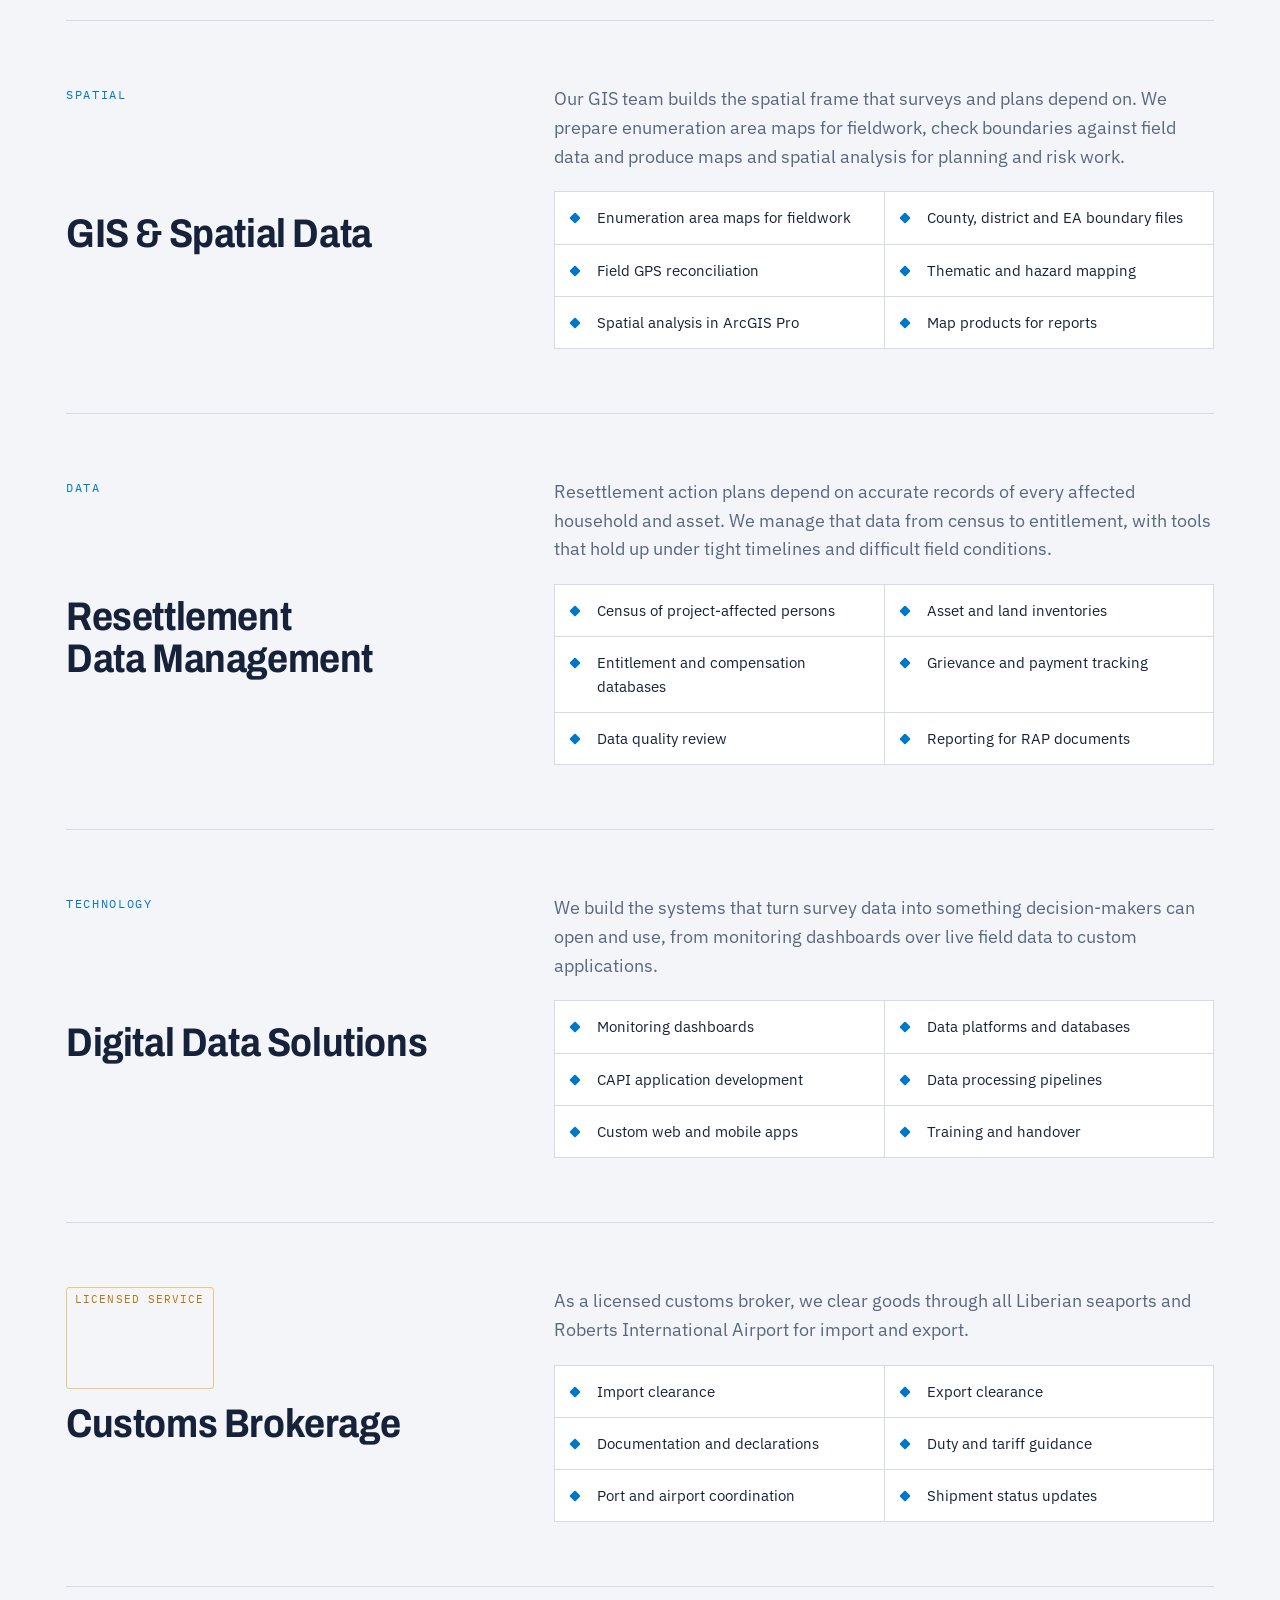
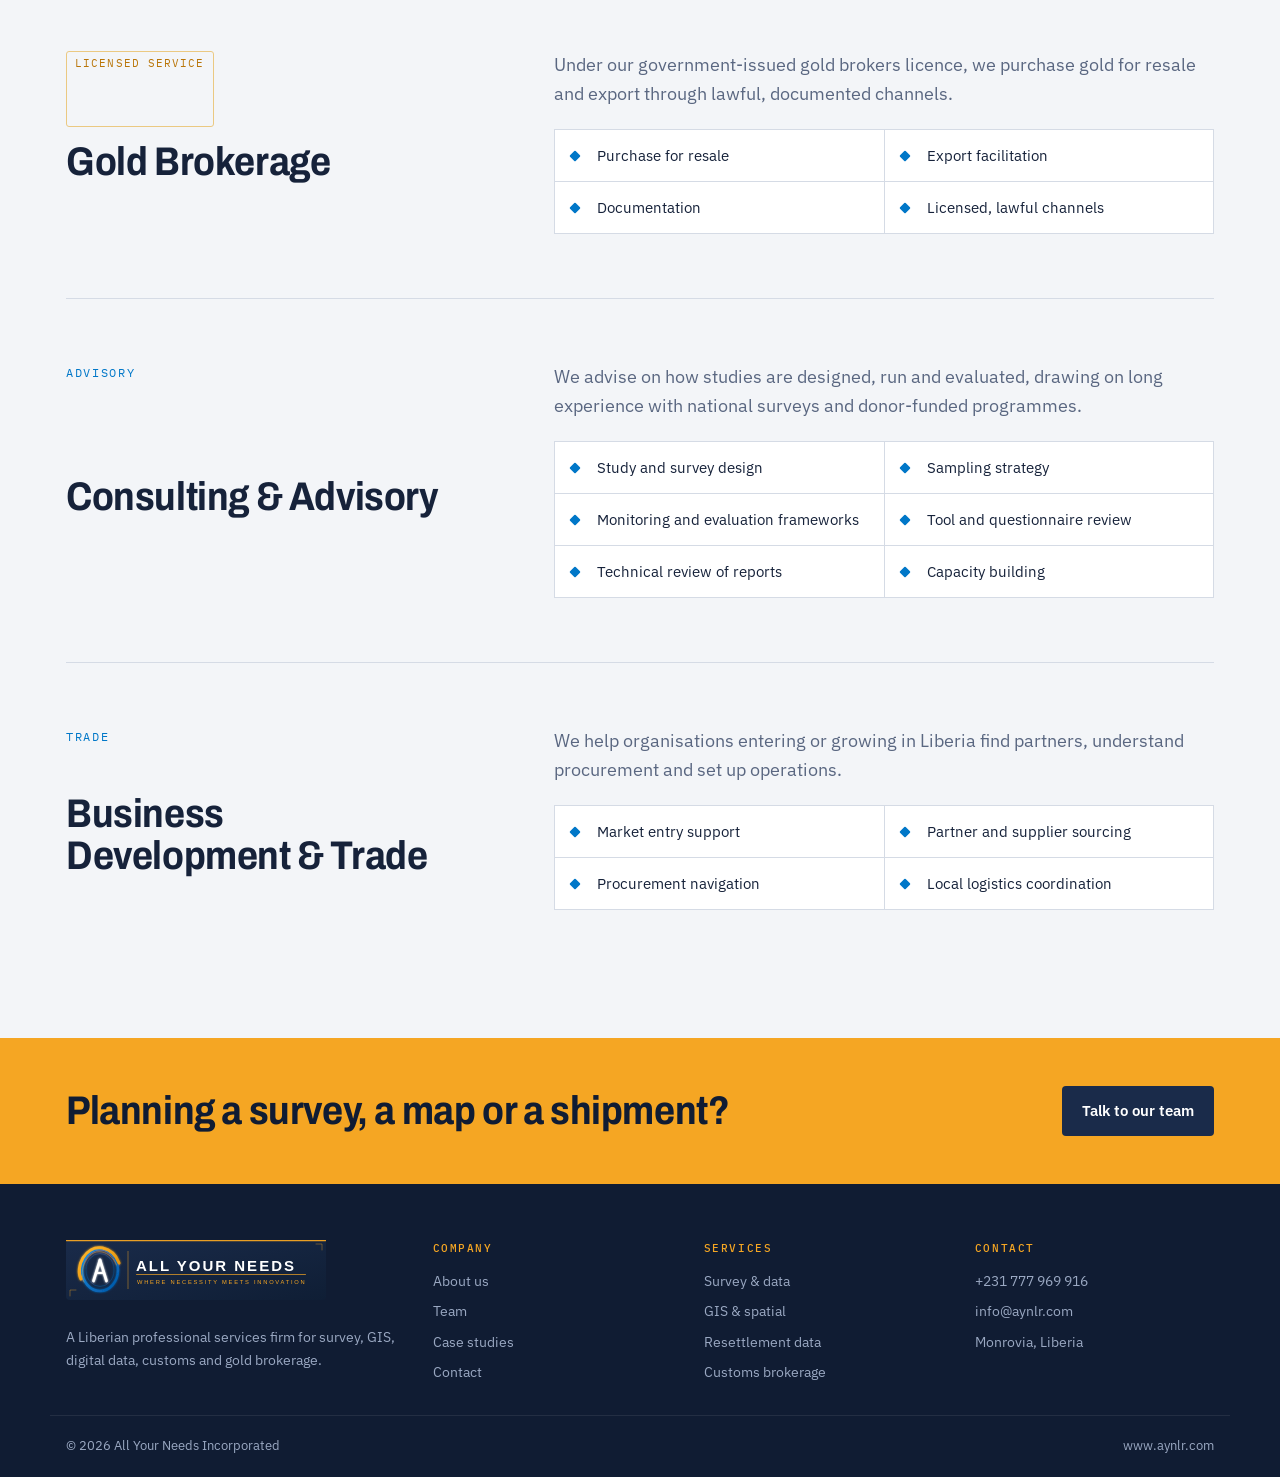
<file: services.html>
<!doctype html>
<html lang="en">
<head>
<meta charset="utf-8">
<meta name="viewport" content="width=device-width, initial-scale=1, viewport-fit=cover">
<title>Services · All Your Needs</title>
<meta name="claude:viewport-fit-sides" content="cover">
<meta name="author" content="RERII">
<meta name="description" content="Survey, GIS, resettlement data, digital solutions, customs and gold brokerage, consulting and trade services.">
<link rel="icon" href="assets/icon.svg" type="image/svg+xml">
<link rel="preconnect" href="https://fonts.googleapis.com">
<link rel="stylesheet" href="https://fonts.googleapis.com/css2?family=Archivo:wdth,wght@62..125,400..800&family=IBM+Plex+Sans:wght@400;500;600&family=IBM+Plex+Mono:wght@400;500&display=swap">
<link rel="stylesheet" href="assets/styles.css">
</head>
<body>
<header class="site">
  <div class="wrap nav">
    <a class="brand" href="index.html" aria-label="All Your Needs, home">
      <svg viewBox="-42 -50 84 98" aria-hidden="true"><defs><linearGradient id="hRing" x1="0" y1="0" x2="1" y2="1"><stop offset="0" stop-color="#1E8FE1"/><stop offset="1" stop-color="#0055A5"/></linearGradient><linearGradient id="hSw" x1="0" y1="0" x2="1" y2="1"><stop offset="0" stop-color="#FFB830"/><stop offset="1" stop-color="#E08A00"/></linearGradient></defs><ellipse rx="36" ry="42" fill="none" stroke="url(#hRing)" stroke-width="5"/><ellipse rx="28" ry="33" fill="none" stroke="#0077C8" stroke-width="1.5" opacity=".4"/><path d="M -38 18 C -50 -5, -30 -50, 5 -44 C 20 -41, 32 -30, 38 -14" fill="none" stroke="url(#hSw)" stroke-width="6" stroke-linecap="round"/><g stroke="#fff" stroke-linecap="round"><line x1="-13" y1="22" x2="0" y2="-20" stroke-width="5.5"/><line x1="13" y1="22" x2="0" y2="-20" stroke-width="5.5"/><line x1="-7.5" y1="6" x2="7.5" y2="6" stroke-width="4"/></g></svg>
      <span><b>ALL YOUR NEEDS</b><small>WHERE NECESSITY MEETS INNOVATION</small></span>
    </a>
    <button class="menu-btn" id="menuBtn" aria-expanded="false" aria-controls="navLinks">Menu</button>
    <nav class="links" id="navLinks" aria-label="Main">
      <a href="about.html">About</a>
      <a href="services.html" aria-current="page">Services</a>
      <a href="case-studies.html">Case Studies</a>
      <a href="team.html">Team</a>
      <a href="contact.html" class="cta">Start a project</a>
    </nav>
  </div>
</header>
<section class="page-head">
  <div class="wrap">
    <div class="stack-sm hero-load"><span class="crumb">Services</span><h1>Eight service lines. <em>One partner.</em></h1><p>From fieldwork and maps to dashboards, customs clearance and gold trade.</p></div>
    <svg class="head-map" viewBox="0 0 440 440" aria-hidden="true"></svg>
  </div>
</section>
<section class="pad" style="padding-bottom:40px">
  <div class="wrap">
    <div class="svc-grid">
      <a class="svc" href="#survey"><span class="tag">Data</span><div><h3>Survey &amp; Data Collection</h3><p class="teaser">CAPI surveys, nationwide fieldwork</p></div>
        <div class="reveal-panel"><span class="tag">Data</span><h3>Survey &amp; Data Collection</h3><p>Questionnaire design in CSPro and KoboToolbox, enumerator training, field supervision and quality control across all 15 counties.</p><span class="more">Read more →</span></div></a>
      <a class="svc" href="#gis"><span class="tag">Spatial</span><div><h3>GIS &amp; Spatial Data</h3><p class="teaser">Mapping, boundaries, analysis</p></div>
        <div class="reveal-panel"><span class="tag">Spatial</span><h3>GIS &amp; Spatial Data</h3><p>Enumeration area mapping, boundary work, shapefile production and spatial analysis for surveys, planning and risk assessment.</p><span class="more">Read more →</span></div></a>
      <a class="svc" href="#resettlement"><span class="tag">Data</span><div><h3>Resettlement Data Management</h3><p class="teaser">Censuses and asset inventories</p></div>
        <div class="reveal-panel"><span class="tag">Data</span><h3>Resettlement Data Management</h3><p>Census and asset inventories of affected households, entitlement databases and records that support RAP implementation.</p><span class="more">Read more →</span></div></a>
      <a class="svc" href="#digital"><span class="tag">Technology</span><div><h3>Digital Data Solutions</h3><p class="teaser">Dashboards and platforms</p></div>
        <div class="reveal-panel"><span class="tag">Technology</span><h3>Digital Data Solutions</h3><p>Monitoring dashboards, data platforms and custom software that turn raw survey data into information people use.</p><span class="more">Read more →</span></div></a>
      <a class="svc" href="#customs"><span class="tag lic">Licensed</span><div><h3>Customs Brokerage</h3><p class="teaser">All ports and RIA</p></div>
        <div class="reveal-panel"><span class="tag">Licensed</span><h3>Customs Brokerage</h3><p>Clearance of goods for import and export through all Liberian seaports and Roberts International Airport.</p><span class="more">Read more →</span></div></a>
      <a class="svc" href="#gold"><span class="tag lic">Licensed</span><div><h3>Gold Brokerage</h3><p class="teaser">Purchase for resale and export</p></div>
        <div class="reveal-panel"><span class="tag">Licensed</span><h3>Gold Brokerage</h3><p>Lawful purchase of gold for resale and export under a government-issued gold brokers licence.</p><span class="more">Read more →</span></div></a>
      <a class="svc" href="#consulting"><span class="tag">Advisory</span><div><h3>Consulting &amp; Advisory</h3><p class="teaser">Study design and review</p></div>
        <div class="reveal-panel"><span class="tag">Advisory</span><h3>Consulting &amp; Advisory</h3><p>Methodology, sampling, study design, monitoring and evaluation frameworks and technical review.</p><span class="more">Read more →</span></div></a>
      <a class="svc" href="#trade"><span class="tag">Trade</span><div><h3>Business Development &amp; Trade</h3><p class="teaser">Market entry in Liberia</p></div>
        <div class="reveal-panel"><span class="tag">Trade</span><h3>Business Development &amp; Trade</h3><p>Market entry support, partner sourcing and help navigating procurement and trade in Liberia.</p><span class="more">Read more →</span></div></a>
    </div>
  </div>
</section>
<section style="padding-bottom:64px">
  <div class="wrap">
    <article class="svc-detail rv" id="survey">
      <div class="stack-sm"><span class="eyebrow">Data</span><h2>Survey &amp; Data Collection</h2></div>
      <div class="body"><p class="lede">We design and run household, facility and market surveys from the first questionnaire draft to the final clean dataset. Interviews are captured on tablets, every case carries GPS coordinates, and data reaches the server daily so problems are caught while teams are still in the field.</p><ul class="deliver"><li>Questionnaire design in CSPro and KoboToolbox</li><li>Sampling and listing</li><li>Enumerator recruitment and training</li><li>Field supervision and back-checks</li><li>Daily data sync and monitoring</li><li>Clean, documented datasets</li></ul></div>
    </article>
    <article class="svc-detail rv" id="gis">
      <div class="stack-sm"><span class="eyebrow">Spatial</span><h2>GIS &amp; Spatial Data</h2></div>
      <div class="body"><p class="lede">Our GIS team builds the spatial frame that surveys and plans depend on. We prepare enumeration area maps for fieldwork, check boundaries against field data and produce maps and spatial analysis for planning and risk work.</p><ul class="deliver"><li>Enumeration area maps for fieldwork</li><li>County, district and EA boundary files</li><li>Field GPS reconciliation</li><li>Thematic and hazard mapping</li><li>Spatial analysis in ArcGIS Pro</li><li>Map products for reports</li></ul></div>
    </article>
    <article class="svc-detail rv" id="resettlement">
      <div class="stack-sm"><span class="eyebrow">Data</span><h2>Resettlement Data Management</h2></div>
      <div class="body"><p class="lede">Resettlement action plans depend on accurate records of every affected household and asset. We manage that data from census to entitlement, with tools that hold up under tight timelines and difficult field conditions.</p><ul class="deliver"><li>Census of project-affected persons</li><li>Asset and land inventories</li><li>Entitlement and compensation databases</li><li>Grievance and payment tracking</li><li>Data quality review</li><li>Reporting for RAP documents</li></ul></div>
    </article>
    <article class="svc-detail rv" id="digital">
      <div class="stack-sm"><span class="eyebrow">Technology</span><h2>Digital Data Solutions</h2></div>
      <div class="body"><p class="lede">We build the systems that turn survey data into something decision-makers can open and use, from monitoring dashboards over live field data to custom applications.</p><ul class="deliver"><li>Monitoring dashboards</li><li>Data platforms and databases</li><li>CAPI application development</li><li>Data processing pipelines</li><li>Custom web and mobile apps</li><li>Training and handover</li></ul></div>
    </article>
    <article class="svc-detail rv" id="customs">
      <div class="stack-sm"><span class="badge">Licensed service</span><h2>Customs Brokerage</h2></div>
      <div class="body"><p class="lede">As a licensed customs broker, we clear goods through all Liberian seaports and Roberts International Airport for import and export.</p><ul class="deliver"><li>Import clearance</li><li>Export clearance</li><li>Documentation and declarations</li><li>Duty and tariff guidance</li><li>Port and airport coordination</li><li>Shipment status updates</li></ul></div>
    </article>
    <article class="svc-detail rv" id="gold">
      <div class="stack-sm"><span class="badge">Licensed service</span><h2>Gold Brokerage</h2></div>
      <div class="body"><p class="lede">Under our government-issued gold brokers licence, we purchase gold for resale and export through lawful, documented channels.</p><ul class="deliver"><li>Purchase for resale</li><li>Export facilitation</li><li>Documentation</li><li>Licensed, lawful channels</li></ul></div>
    </article>
    <article class="svc-detail rv" id="consulting">
      <div class="stack-sm"><span class="eyebrow">Advisory</span><h2>Consulting &amp; Advisory</h2></div>
      <div class="body"><p class="lede">We advise on how studies are designed, run and evaluated, drawing on long experience with national surveys and donor-funded programmes.</p><ul class="deliver"><li>Study and survey design</li><li>Sampling strategy</li><li>Monitoring and evaluation frameworks</li><li>Tool and questionnaire review</li><li>Technical review of reports</li><li>Capacity building</li></ul></div>
    </article>
    <article class="svc-detail rv" id="trade">
      <div class="stack-sm"><span class="eyebrow">Trade</span><h2>Business Development &amp; Trade</h2></div>
      <div class="body"><p class="lede">We help organisations entering or growing in Liberia find partners, understand procurement and set up operations.</p><ul class="deliver"><li>Market entry support</li><li>Partner and supplier sourcing</li><li>Procurement navigation</li><li>Local logistics coordination</li></ul></div>
    </article>
  </div>
</section>
<section class="cta-band"><div class="wrap"><h2>Planning a survey, a map or a shipment?</h2><a class="btn navyb" href="contact.html">Talk to our team</a></div></section>
<footer>
  <div class="wrap foot">
    <div class="stack-sm"><img src="assets/logo-dark.svg" alt="All Your Needs, where necessity meets innovation" width="260" height="60"><p>A Liberian professional services firm for survey, GIS, digital data, customs and gold brokerage.</p></div>
    <div><h4>Company</h4><ul><li><a href="about.html">About us</a></li><li><a href="team.html">Team</a></li><li><a href="case-studies.html">Case studies</a></li><li><a href="contact.html">Contact</a></li></ul></div>
    <div><h4>Services</h4><ul><li><a href="services.html#survey">Survey &amp; data</a></li><li><a href="services.html#gis">GIS &amp; spatial</a></li><li><a href="services.html#resettlement">Resettlement data</a></li><li><a href="services.html#customs">Customs brokerage</a></li></ul></div>
    <div><h4>Contact</h4><ul><li>+231 777 969 916</li><li>info@aynlr.com</li><li>Monrovia, Liberia</li></ul></div>
  </div>
  <div class="wrap foot-bar"><span>© 2026 All Your Needs Incorporated</span><span>www.aynlr.com</span></div>
</footer>
<script src="assets/counties.js"></script>
<script src="assets/site.js"></script>
</body>
</html>
</file>
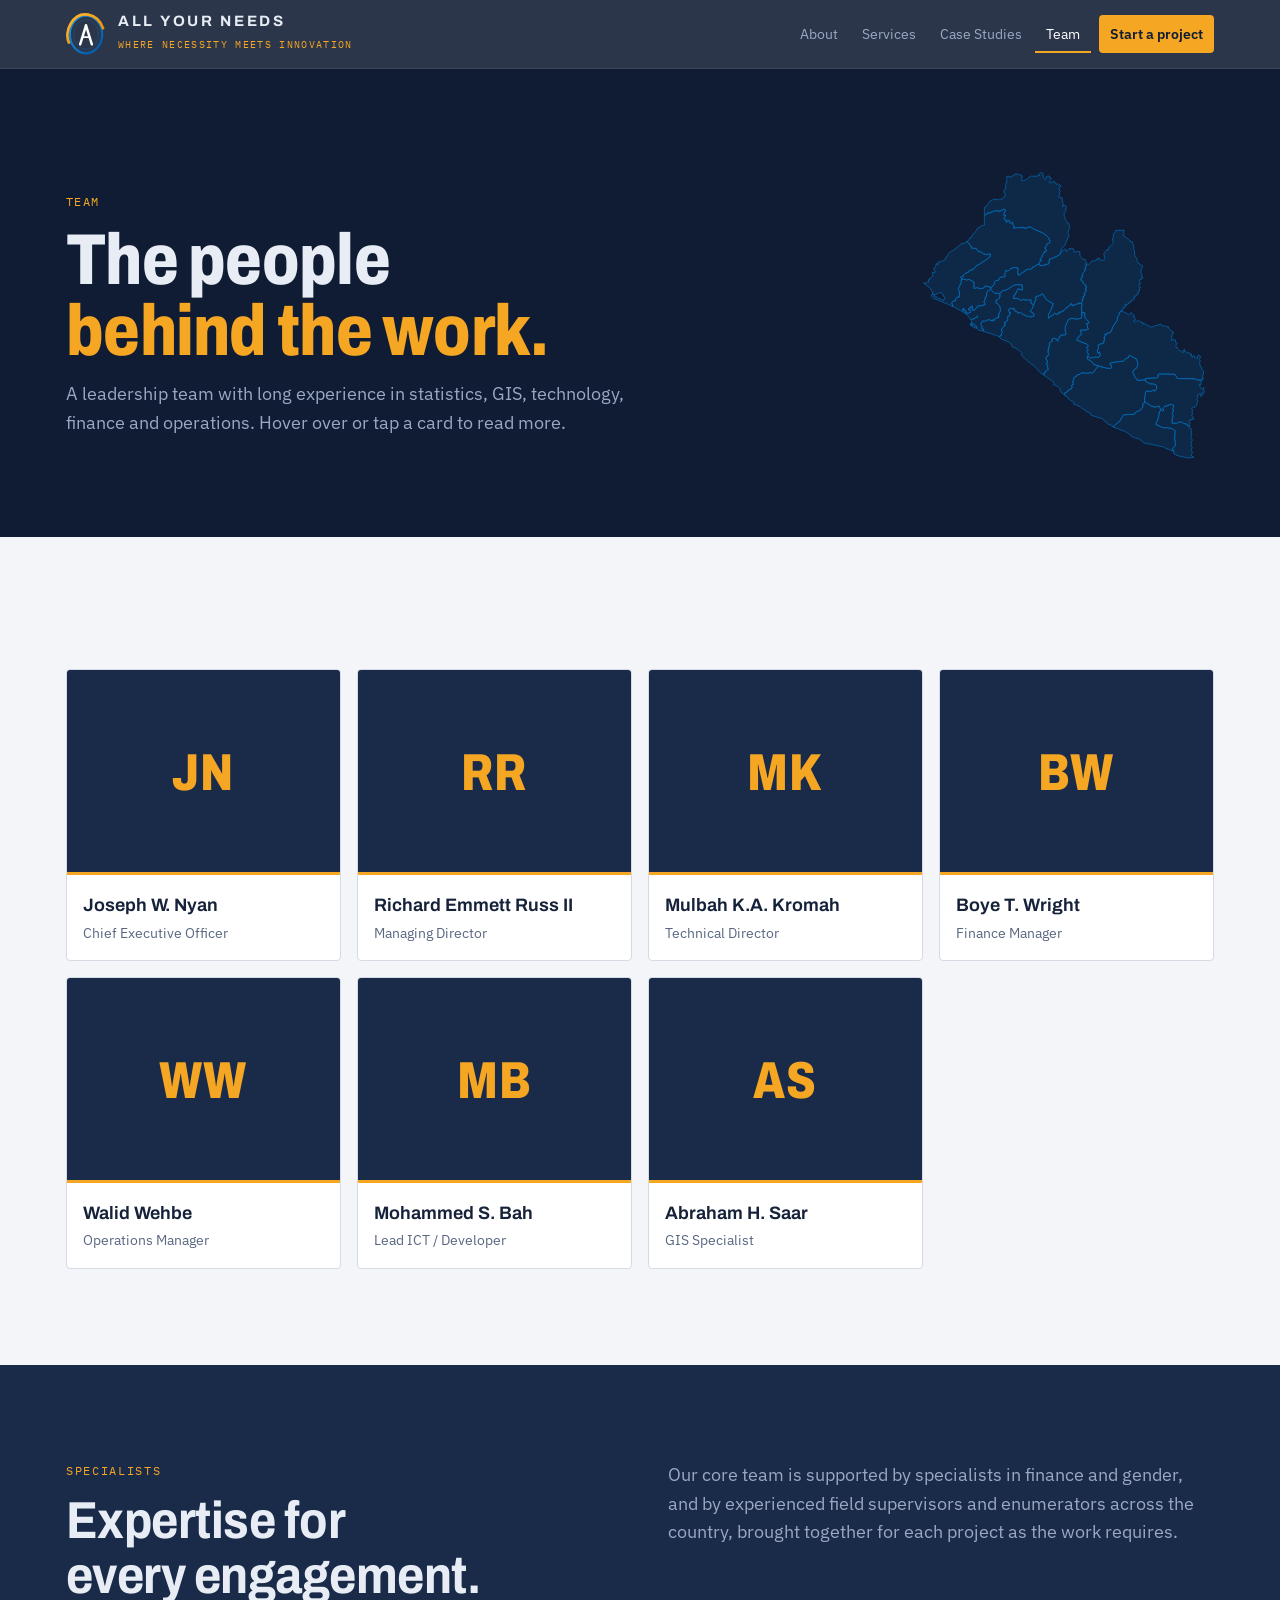
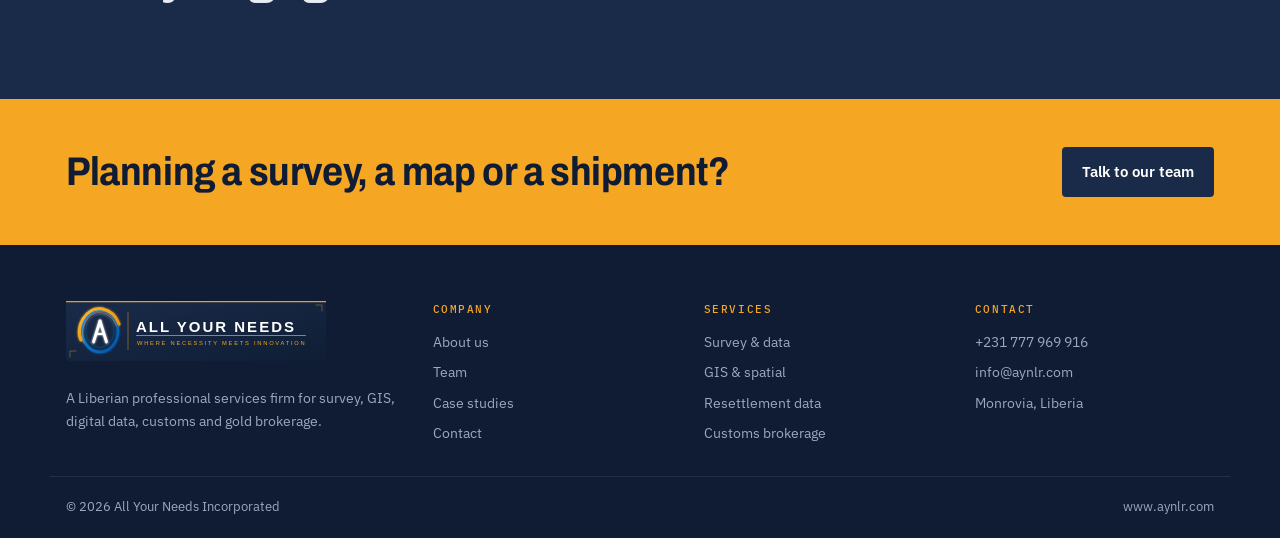
<file: team.html>
<!doctype html>
<html lang="en">
<head>
<meta charset="utf-8">
<meta name="viewport" content="width=device-width, initial-scale=1, viewport-fit=cover">
<title>Team · All Your Needs</title>
<meta name="claude:viewport-fit-sides" content="cover">
<meta name="author" content="RERII">
<meta name="description" content="The leadership team of All Your Needs Incorporated.">
<link rel="icon" href="assets/icon.svg" type="image/svg+xml">
<link rel="preconnect" href="https://fonts.googleapis.com">
<link rel="stylesheet" href="https://fonts.googleapis.com/css2?family=Archivo:wdth,wght@62..125,400..800&family=IBM+Plex+Sans:wght@400;500;600&family=IBM+Plex+Mono:wght@400;500&display=swap">
<link rel="stylesheet" href="assets/styles.css">
</head>
<body>
<header class="site">
  <div class="wrap nav">
    <a class="brand" href="index.html" aria-label="All Your Needs, home">
      <svg viewBox="-42 -50 84 98" aria-hidden="true"><defs><linearGradient id="hRing" x1="0" y1="0" x2="1" y2="1"><stop offset="0" stop-color="#1E8FE1"/><stop offset="1" stop-color="#0055A5"/></linearGradient><linearGradient id="hSw" x1="0" y1="0" x2="1" y2="1"><stop offset="0" stop-color="#FFB830"/><stop offset="1" stop-color="#E08A00"/></linearGradient></defs><ellipse rx="36" ry="42" fill="none" stroke="url(#hRing)" stroke-width="5"/><ellipse rx="28" ry="33" fill="none" stroke="#0077C8" stroke-width="1.5" opacity=".4"/><path d="M -38 18 C -50 -5, -30 -50, 5 -44 C 20 -41, 32 -30, 38 -14" fill="none" stroke="url(#hSw)" stroke-width="6" stroke-linecap="round"/><g stroke="#fff" stroke-linecap="round"><line x1="-13" y1="22" x2="0" y2="-20" stroke-width="5.5"/><line x1="13" y1="22" x2="0" y2="-20" stroke-width="5.5"/><line x1="-7.5" y1="6" x2="7.5" y2="6" stroke-width="4"/></g></svg>
      <span><b>ALL YOUR NEEDS</b><small>WHERE NECESSITY MEETS INNOVATION</small></span>
    </a>
    <button class="menu-btn" id="menuBtn" aria-expanded="false" aria-controls="navLinks">Menu</button>
    <nav class="links" id="navLinks" aria-label="Main">
      <a href="about.html">About</a>
      <a href="services.html">Services</a>
      <a href="case-studies.html">Case Studies</a>
      <a href="team.html" aria-current="page">Team</a>
      <a href="contact.html" class="cta">Start a project</a>
    </nav>
  </div>
</header>
<section class="page-head">
  <div class="wrap">
    <div class="stack-sm hero-load"><span class="crumb">Team</span><h1>The people <em>behind the work.</em></h1><p>A leadership team with long experience in statistics, GIS, technology, finance and operations. Hover over or tap a card to read more.</p></div>
    <svg class="head-map" viewBox="0 0 440 440" aria-hidden="true"></svg>
  </div>
</section>
<section class="pad">
  <div class="wrap">
    <div class="team-grid">
      <div class="person rv" tabindex="0"><div class="face"><span>JN</span></div><div class="meta"><b>Joseph W. Nyan</b><span class="role">Chief Executive Officer</span></div><div class="bio"><b>Joseph W. Nyan</b><p>Sets company direction and leads relationships with clients and partners.</p></div></div><div class="person rv" tabindex="0"><div class="face"><span>RR</span></div><div class="meta"><b>Richard Emmett Russ II</b><span class="role">Managing Director</span></div><div class="bio"><b>Richard Emmett Russ II</b><p>Leads the day-to-day management of the company and its projects.</p></div></div><div class="person rv" tabindex="0"><div class="face"><span>MK</span></div><div class="meta"><b>Mulbah K.A. Kromah</b><span class="role">Technical Director</span></div><div class="bio"><b>Mulbah K.A. Kromah</b><p>Oversees technical quality across survey, data and spatial work.</p></div></div><div class="person rv" tabindex="0"><div class="face"><span>BW</span></div><div class="meta"><b>Boye T. Wright</b><span class="role">Finance Manager</span></div><div class="bio"><b>Boye T. Wright</b><p>Manages budgets, financial reporting and compliance.</p></div></div><div class="person rv" tabindex="0"><div class="face"><span>WW</span></div><div class="meta"><b>Walid Wehbe</b><span class="role">Operations Manager</span></div><div class="bio"><b>Walid Wehbe</b><p>Coordinates logistics, field operations and project schedules.</p></div></div><div class="person rv" tabindex="0"><div class="face"><span>MB</span></div><div class="meta"><b>Mohammed S. Bah</b><span class="role">Lead ICT / Developer</span></div><div class="bio"><b>Mohammed S. Bah</b><p>Builds and maintains AYN's software, dashboards and data systems.</p></div></div><div class="person rv" tabindex="0"><div class="face"><span>AS</span></div><div class="meta"><b>Abraham H. Saar</b><span class="role">GIS Specialist</span></div><div class="bio"><b>Abraham H. Saar</b><p>Produces maps, boundary files and spatial analysis.</p></div></div>
    </div>
  </div>
</section>
<section class="navy pad">
  <div class="wrap two">
    <div class="stack-sm rv"><span class="eyebrow">Specialists</span><h2>Expertise for every engagement.</h2></div>
    <p class="lede rv">Our core team is supported by specialists in finance and gender, and by experienced field supervisors and enumerators across the country, brought together for each project as the work requires.</p>
  </div>
</section>
<section class="cta-band"><div class="wrap"><h2>Planning a survey, a map or a shipment?</h2><a class="btn navyb" href="contact.html">Talk to our team</a></div></section>
<footer>
  <div class="wrap foot">
    <div class="stack-sm"><img src="assets/logo-dark.svg" alt="All Your Needs, where necessity meets innovation" width="260" height="60"><p>A Liberian professional services firm for survey, GIS, digital data, customs and gold brokerage.</p></div>
    <div><h4>Company</h4><ul><li><a href="about.html">About us</a></li><li><a href="team.html">Team</a></li><li><a href="case-studies.html">Case studies</a></li><li><a href="contact.html">Contact</a></li></ul></div>
    <div><h4>Services</h4><ul><li><a href="services.html#survey">Survey &amp; data</a></li><li><a href="services.html#gis">GIS &amp; spatial</a></li><li><a href="services.html#resettlement">Resettlement data</a></li><li><a href="services.html#customs">Customs brokerage</a></li></ul></div>
    <div><h4>Contact</h4><ul><li>+231 777 969 916</li><li>info@aynlr.com</li><li>Monrovia, Liberia</li></ul></div>
  </div>
  <div class="wrap foot-bar"><span>© 2026 All Your Needs Incorporated</span><span>www.aynlr.com</span></div>
</footer>
<script src="assets/counties.js"></script>
<script src="assets/site.js"></script>
</body>
</html>
</file>
<file: assets/styles.css>
/* AYN Inc. website v8 — shared styles
   Layout: navy field-to-decision bands alternating with paper bands; hero map, sticky story, exploded map, hover-reveal services. */
:root{
  --navy:#1A2B4A; --navy-deep:#101C33; --blue:#0077C8; --gold:#F5A623; --gold-deep:#B97508;
  --paper:#F3F5F8; --white:#FFFFFF; --ink:#16223A; --muted:#5A6781; --line:#D5DBE5; --on-navy:#E8EDF5; --on-navy-dim:#9AA8C2;
  --f-display:"Archivo","Arial Narrow",Arial,sans-serif;
  --f-body:"IBM Plex Sans",system-ui,-apple-system,"Segoe UI",sans-serif;
  --f-mono:"IBM Plex Mono",ui-monospace,Menlo,Consolas,monospace;
  --gutter:max(16px, env(safe-area-inset-left, 0px));
  --gutter-r:max(16px, env(safe-area-inset-right, 0px));
  --ease:cubic-bezier(.2,.7,.2,1);
  color-scheme:light;
}
*{box-sizing:border-box}
html{scroll-behavior:smooth}
body{margin:0;background:var(--paper);color:var(--ink);font-family:var(--f-body);font-size:16px;line-height:1.6}
body::before{content:"";position:fixed;inset:0 0 auto;height:env(safe-area-inset-top,0px);z-index:60;background:var(--navy-deep)}
img{max-width:100%}
a{color:inherit}
:focus-visible{outline:2px solid var(--gold);outline-offset:3px}
.wrap{max-width:1180px;margin:0 auto;padding-left:var(--gutter);padding-right:var(--gutter-r)}
.eyebrow{font-family:var(--f-mono);font-size:12px;letter-spacing:.14em;text-transform:uppercase;color:var(--blue)}
.navy .eyebrow{color:var(--gold)}
h1,h2,h3{font-family:var(--f-display);text-wrap:balance;margin:0;line-height:1.05}
h2{font-size:clamp(30px,4.4vw,52px);font-weight:700;font-stretch:88%;letter-spacing:-.01em}
p{margin:0}
.lede{font-size:18px;color:var(--muted);max-width:60ch}
.navy{background:var(--navy);color:var(--on-navy)}
.navy .lede{color:var(--on-navy-dim)}
section{position:relative}
.stack-sm{display:grid;gap:14px}
.pad{padding-block:96px}
.text-link{color:var(--blue);font-weight:600;text-decoration:none;border-bottom:1px solid transparent;transition:border-color .2s}
.text-link:hover{border-color:currentColor}
.navy .text-link{color:var(--gold)}

/* ---------- Header ---------- */
header.site{position:sticky;top:env(safe-area-inset-top,0px);z-index:50;background:rgba(16,28,51,.88);backdrop-filter:blur(10px);-webkit-backdrop-filter:blur(10px);border-bottom:1px solid rgba(255,255,255,.08)}
.nav{display:flex;align-items:center;justify-content:space-between;gap:16px;padding-block:12px}
.brand{display:flex;align-items:center;gap:12px;text-decoration:none;color:var(--on-navy)}
.brand svg{width:40px;height:44px;flex:none}
.brand b{font-family:"Trebuchet MS","Century Gothic",var(--f-display);font-weight:700;font-size:15px;letter-spacing:.18em;display:block;line-height:1.15}
.brand small{font-family:var(--f-mono);font-size:9.5px;color:var(--gold);letter-spacing:.14em}
.links{display:flex;gap:2px;align-items:center}
.links a{text-decoration:none;color:var(--on-navy-dim);font-size:14px;padding:8px 11px;border-radius:4px;transition:color .2s}
.links a:hover,.links a[aria-current="page"]{color:#fff}
.links a[aria-current="page"]{box-shadow:inset 0 -2px 0 var(--gold);border-radius:0}
.links a.cta{background:var(--gold);color:var(--navy-deep);font-weight:600;margin-left:6px;border-radius:4px;box-shadow:none}
.menu-btn{display:none;background:none;border:1px solid rgba(255,255,255,.25);color:#fff;border-radius:4px;padding:8px 12px;font:inherit;font-size:14px}
@media (max-width:920px){
  .links{display:none;position:absolute;left:0;right:0;top:100%;flex-direction:column;align-items:stretch;background:var(--navy-deep);padding:8px var(--gutter-r) 16px var(--gutter)}
  .links.open{display:flex}
  .links a[aria-current="page"]{box-shadow:inset 3px 0 0 var(--gold)}
  .links a.cta{margin:8px 0 0}
  .menu-btn{display:block}
}

/* ---------- Buttons ---------- */
.btns{display:flex;gap:12px;flex-wrap:wrap}
.btn{display:inline-flex;align-items:center;gap:8px;padding:13px 20px;border-radius:4px;font-weight:600;font-size:15px;text-decoration:none;transition:transform .25s var(--ease),background .25s}
.btn:hover{transform:translateY(-2px)}
.btn.gold{background:var(--gold);color:var(--navy-deep)}
.btn.navyb{background:var(--navy);color:#fff}
.btn.ghost{border:1px solid rgba(255,255,255,.3);color:#fff}
.btn.ghost:hover{background:rgba(255,255,255,.08)}
.btn.outline{border:1px solid var(--line);color:var(--ink);background:#fff}

/* ---------- Hero (home) ---------- */
.hero{background:var(--navy-deep);color:var(--on-navy);overflow:hidden;isolation:isolate}
.hero canvas,.hero video{position:absolute;inset:0;width:100%;height:100%;z-index:-1;display:block;object-fit:cover}
.hero-inner{padding-block:clamp(72px,12vw,150px) clamp(56px,8vw,96px);display:grid;gap:28px;max-width:640px}
.hero h1{font-size:clamp(44px,7.2vw,92px);font-weight:800;font-stretch:78%;letter-spacing:-.015em;line-height:.95}
.hero h1 em{font-style:normal;color:var(--gold)}
.hero p.sub{font-size:19px;color:var(--on-navy-dim);max-width:46ch}
.coord{font-family:var(--f-mono);font-size:12px;color:var(--on-navy-dim);letter-spacing:.06em}
.video-tag{position:absolute;right:var(--gutter-r);bottom:16px;font-family:var(--f-mono);font-size:10.5px;letter-spacing:.08em;color:var(--on-navy-dim);border:1px dashed rgba(255,255,255,.25);padding:5px 8px;border-radius:3px}
.hero-load > *{animation:rise .9s var(--ease) both}
.hero-load > *:nth-child(2){animation-delay:.12s}.hero-load > *:nth-child(3){animation-delay:.24s}.hero-load > *:nth-child(4){animation-delay:.36s}
@keyframes rise{from{transform:translateY(18px);opacity:.2}to{transform:none;opacity:1}}

/* ---------- Page header (inner pages) ---------- */
.page-head{background:var(--navy-deep);color:var(--on-navy);overflow:hidden;isolation:isolate}
.page-head .wrap{display:grid;grid-template-columns:minmax(0,1.3fr) minmax(0,.7fr);gap:40px;align-items:center;padding-block:clamp(56px,8vw,96px) clamp(48px,6vw,72px)}
.page-head h1{font-size:clamp(40px,6vw,72px);font-weight:800;font-stretch:80%;line-height:.98;letter-spacing:-.01em}
.page-head h1 em{font-style:normal;color:var(--gold)}
.page-head p{font-size:18px;color:var(--on-navy-dim);max-width:52ch}
.page-head .crumb{font-family:var(--f-mono);font-size:12px;letter-spacing:.12em;color:var(--gold);text-transform:uppercase}
.head-map{width:100%;max-width:300px;justify-self:end;opacity:.9}
@media (max-width:760px){.page-head .wrap{grid-template-columns:1fr}.head-map{display:none}}

/* ---------- Proof strip ---------- */
.proof{border-bottom:1px solid var(--line);background:#fff}
.proof .wrap{display:grid;grid-template-columns:repeat(4,1fr)}
.proof .cell{padding-block:24px;padding-right:16px;border-right:1px solid var(--line);padding-left:20px}
.proof .cell:first-child{padding-left:0}
.proof .cell:last-child{border-right:0}
.proof strong{display:block;font-family:var(--f-display);font-size:28px;font-weight:700;font-stretch:85%;color:var(--navy)}
.proof span{font-size:13.5px;color:var(--muted)}
@media (max-width:760px){.proof .wrap{grid-template-columns:1fr 1fr}.proof .cell{padding-left:0;border-right:0;border-bottom:1px solid var(--line)}}

/* ---------- Story (scroll storyline) ---------- */
.story{padding-block:96px 40px}
.story-head{margin-bottom:48px}
.story-grid{display:grid;grid-template-columns:minmax(0,1fr) minmax(0,1.1fr);gap:56px}
.steps{display:grid}
.step{min-height:72vh;display:flex;flex-direction:column;justify-content:center;gap:14px;padding-block:24px;opacity:.4;transition:opacity .5s var(--ease)}
.step.on{opacity:1}
.step .k{font-family:var(--f-mono);font-size:12px;color:var(--gold);letter-spacing:.12em}
.step h3{font-size:clamp(26px,3vw,38px);font-weight:700;font-stretch:90%}
.step p{color:var(--on-navy-dim);max-width:44ch}
.step .data{font-family:var(--f-mono);font-size:12px;color:var(--on-navy-dim);border-left:2px solid var(--blue);padding-left:12px}
.panel-wrap{position:relative}
.panel{position:sticky;top:calc(env(safe-area-inset-top,0px) + 96px);height:min(520px,70vh);border-radius:6px;background:var(--navy-deep);border:1px solid rgba(255,255,255,.08);overflow:hidden}
.scene{position:absolute;inset:0;padding:28px;display:flex;flex-direction:column;justify-content:center;gap:14px;opacity:0;transform:scale(.97);transition:opacity .6s var(--ease),transform .6s var(--ease);pointer-events:none}
.scene.on{opacity:1;transform:none}
.scene-label{position:absolute;top:16px;left:20px;font-family:var(--f-mono);font-size:11px;letter-spacing:.12em;color:var(--on-navy-dim);text-transform:uppercase}
.tablet{align-self:center;width:min(300px,100%);background:#0B1426;border:8px solid #22324F;border-radius:18px;padding:18px;display:grid;gap:10px}
.field{display:flex;justify-content:space-between;gap:12px;font-size:13px;border-bottom:1px solid rgba(255,255,255,.07);padding-bottom:8px}
.field span:first-child{color:var(--on-navy-dim)}
.field span:last-child{font-family:var(--f-mono);color:#fff}
.bar{height:6px;border-radius:3px;background:rgba(255,255,255,.08);overflow:hidden}
.bar i{display:block;height:100%;width:0;background:var(--gold);transition:width 1.8s var(--ease)}
.scene.on .bar i{width:78%}
.gps{font-family:var(--f-mono);font-size:11px;color:var(--blue)}
.tbl{width:100%;border-collapse:collapse;font-family:var(--f-mono);font-size:12px}
.tbl th{text-align:left;color:var(--on-navy-dim);font-weight:500;padding:8px 6px;border-bottom:1px solid rgba(255,255,255,.12)}
.tbl td{padding:8px 6px;border-bottom:1px solid rgba(255,255,255,.06);color:#fff;font-variant-numeric:tabular-nums}
.tbl tr.dup td{color:#F08A7E;text-decoration:line-through;transition:opacity .6s .8s}
.scene.on .tbl tr.dup td{opacity:.35}
.tbl .ok{color:#5CC48B}
.flag{font-family:var(--f-mono);font-size:11px;color:var(--gold)}
.mapsvg{width:100%;height:100%;max-height:420px}
.scene .pt{opacity:0;transition:opacity .4s}
.scene.on .pt{opacity:1}
.dash{display:grid;gap:14px}
.bars{display:flex;align-items:flex-end;gap:10px;height:170px;border-bottom:1px solid rgba(255,255,255,.15);padding-bottom:2px}
.bars div{flex:1;background:var(--blue);border-radius:3px 3px 0 0;height:0;transition:height 1s var(--ease)}
.bars div:nth-child(3){background:var(--gold)}
.bars-lbl{display:flex;gap:10px;font-family:var(--f-mono);font-size:10.5px;color:var(--on-navy-dim)}
.bars-lbl span{flex:1;text-align:center}
.brief{background:#fff;color:var(--ink);border-radius:4px;padding:14px 16px;display:grid;gap:4px}
.brief b{font-family:var(--f-display);font-size:16px}
.brief span{font-size:13px;color:var(--muted)}
@media (max-width:860px){
  .story-grid{grid-template-columns:1fr;gap:0}
  .panel-wrap{order:-1;position:sticky;top:calc(env(safe-area-inset-top,0px) + 68px);z-index:2}
  .panel{position:relative;top:0;height:300px}
  .scene{padding:18px}
  .step{min-height:60vh}
  .tablet{width:240px;padding:12px;gap:6px}
  .bars{height:110px}
}

/* ---------- Breakdown ---------- */
.breakdown{height:260vh;background:var(--paper)}
.bd-sticky{position:sticky;top:calc(env(safe-area-inset-top,0px) + 68px);height:calc(100vh - 68px);display:grid;align-items:center;overflow:hidden}
.bd-grid{display:grid;grid-template-columns:minmax(0,.9fr) minmax(0,1.2fr);gap:40px;align-items:center}
.bd-copy{display:grid;gap:18px}
.layer-list{list-style:none;margin:8px 0 0;padding:0;display:grid;gap:2px}
.layer-list li{display:grid;grid-template-columns:44px 1fr;gap:10px;padding:10px 0;border-top:1px solid var(--line)}
.layer-list li span:first-child{font-family:var(--f-mono);font-size:12px;color:var(--muted);padding-top:3px}
.layer-list li b{display:block;font-family:var(--f-display);font-size:18px;font-weight:650;transition:color .3s}
.layer-list li small{color:var(--muted);font-size:13.5px}
.layer-list li.on span:first-child,.layer-list li.on b{color:var(--blue)}
.stage{perspective:1600px;height:min(560px,64vh);display:grid;place-items:center}
.stack{position:relative;width:min(400px,80vw);aspect-ratio:1;max-width:100%;transform-style:preserve-3d;transform:rotateX(50deg) rotateZ(-28deg)}
.layer{position:absolute;inset:0;transform-style:preserve-3d;transition:transform .15s linear}
.layer svg{width:100%;height:100%;overflow:visible}
.bd-note{font-family:var(--f-mono);font-size:11px;color:var(--muted)}
@media (max-width:860px){
  .breakdown{height:220vh}
  .bd-grid{grid-template-columns:1fr;gap:4px}
  .bd-copy h2{font-size:28px}
  .bd-copy .lede,.layer-list li small{display:none}
  .layer-list{grid-template-columns:1fr 1fr;gap:0 12px}
  .layer-list li{padding:6px 0}
  .layer-list li b{font-size:15px}
  .stage{height:46vh}
  .stack{width:min(300px,72vw)}
}

/* ---------- Services hover reveal ---------- */
.svc-head{display:flex;justify-content:space-between;align-items:end;gap:24px;flex-wrap:wrap;margin-bottom:40px}
.svc-grid{display:grid;grid-template-columns:repeat(4,minmax(0,1fr));gap:1px;background:var(--line);border:1px solid var(--line)}
.svc{position:relative;background:#fff;min-height:250px;padding:24px;overflow:hidden;display:flex;flex-direction:column;justify-content:space-between;gap:16px;outline-offset:-2px;text-decoration:none;color:inherit}
.svc::before{content:"";position:absolute;inset:0;background:radial-gradient(260px circle at var(--mx,50%) var(--my,50%),rgba(0,119,200,.10),transparent 70%);opacity:0;transition:opacity .3s}
.svc:hover::before{opacity:1}
.svc .tag{font-family:var(--f-mono);font-size:10.5px;letter-spacing:.1em;text-transform:uppercase;color:var(--muted)}
.svc .tag.lic{color:var(--gold-deep)}
.svc h3{font-size:22px;font-weight:700;font-stretch:90%;position:relative}
.svc .teaser{font-size:14px;color:var(--muted);position:relative}
.reveal-panel{position:absolute;inset:0;background:var(--navy);color:var(--on-navy);padding:24px;display:flex;flex-direction:column;justify-content:flex-end;gap:10px;clip-path:inset(100% 0 0 0);transition:clip-path .55s var(--ease)}
.reveal-panel h3{color:#fff}
.reveal-panel p{font-size:14.5px;color:var(--on-navy-dim)}
.reveal-panel .tag{color:var(--gold)}
.reveal-panel .more{font-size:13px;font-weight:600;color:var(--gold)}
.svc:hover .reveal-panel,.svc:focus-visible .reveal-panel,.svc:focus-within .reveal-panel{clip-path:inset(0 0 0 0)}
@media (hover:none){
  .reveal-panel{position:static;clip-path:none;background:none;color:inherit;padding:0}
  .reveal-panel h3,.reveal-panel .tag{display:none}
  .reveal-panel p{color:var(--muted)}
  .reveal-panel .more{color:var(--blue)}
  .svc .teaser{display:none}
}
@media (max-width:980px){.svc-grid{grid-template-columns:repeat(2,minmax(0,1fr))}}
@media (max-width:540px){.svc-grid{grid-template-columns:1fr}.svc{min-height:0}}

/* ---------- Service detail (services page) ---------- */
.svc-detail{display:grid;grid-template-columns:minmax(0,.8fr) minmax(0,1.2fr);gap:48px;padding-block:64px;border-top:1px solid var(--line);scroll-margin-top:80px}
.svc-detail:first-child{border-top:0}
.svc-detail h2{font-size:clamp(28px,3.4vw,40px)}
.svc-detail .badge{display:inline-block;font-family:var(--f-mono);font-size:11px;letter-spacing:.1em;text-transform:uppercase;color:var(--gold-deep);border:1px solid #EBC982;padding:3px 8px;border-radius:3px;justify-self:start}
.deliver{list-style:none;margin:20px 0 0;padding:0;display:grid;grid-template-columns:1fr 1fr;gap:1px;background:var(--line);border:1px solid var(--line)}
.deliver li{background:#fff;padding:14px 16px;font-size:14.5px;display:grid;grid-template-columns:18px 1fr;gap:8px}
.deliver li::before{content:"";width:8px;height:8px;margin-top:8px;background:var(--blue);border-radius:1px;transform:rotate(45deg)}
.svc-detail .body p+p{margin-top:14px}
@media (max-width:860px){.svc-detail{grid-template-columns:1fr;gap:16px;padding-block:48px}.deliver{grid-template-columns:1fr}}
.jump{display:flex;flex-wrap:wrap;gap:8px;padding-block:20px}
.jump a{font-size:13.5px;text-decoration:none;padding:7px 12px;border:1px solid var(--line);border-radius:3px;background:#fff;transition:border-color .2s,color .2s}
.jump a:hover{border-color:var(--blue);color:var(--blue)}

/* ---------- About ---------- */
.two{display:grid;grid-template-columns:minmax(0,1fr) minmax(0,1fr);gap:56px;align-items:start}
.two p+p{margin-top:16px}
.clients{display:flex;flex-wrap:wrap;gap:8px;margin-top:20px}
.clients span{font-size:13px;padding:6px 10px;border:1px solid rgba(255,255,255,.18);border-radius:3px;color:var(--on-navy)}
.clients.light span{border-color:var(--line);color:var(--ink);background:#fff}
.lic-cards{display:grid;gap:12px}
.lic-card{border:1px solid rgba(255,255,255,.14);border-radius:4px;padding:20px;display:grid;gap:6px;transition:border-color .3s,transform .3s var(--ease)}
.lic-card:hover{border-color:var(--gold);transform:translateX(4px)}
.lic-card .eyebrow{font-size:11px}
.lic-card b{font-family:var(--f-display);font-size:20px;font-stretch:90%}
.lic-card span{font-size:14px;color:var(--on-navy-dim)}
.values{display:grid;grid-template-columns:repeat(3,minmax(0,1fr));gap:24px;margin-top:40px}
.value{border-top:2px solid var(--gold);padding-top:16px;display:grid;gap:8px}
.value b{font-family:var(--f-display);font-size:20px;font-stretch:90%}
.value p{color:var(--muted);font-size:15px}
@media (max-width:860px){.two{grid-template-columns:1fr;gap:36px}.values{grid-template-columns:1fr}}

/* county explorer */
.explorer{display:grid;grid-template-columns:minmax(0,1.1fr) minmax(0,.9fr);gap:40px;align-items:center}
.explorer svg{width:100%;max-height:560px}
.explorer .county{fill:#fff;stroke:var(--navy);stroke-width:.9;transition:fill .25s;cursor:pointer;outline:none}
.explorer .county:hover,.explorer .county.on,.explorer .county:focus-visible{fill:var(--gold)}
.county-card{background:var(--navy);color:var(--on-navy);border-radius:6px;padding:28px;display:grid;gap:10px;min-height:220px}
.county-card .code{font-family:var(--f-mono);font-size:12px;letter-spacing:.12em;color:var(--gold)}
.county-card h3{font-size:36px;font-stretch:85%;color:#fff}
.county-card dl{display:grid;grid-template-columns:auto 1fr;gap:6px 16px;margin:6px 0 0;font-size:14.5px}
.county-card dt{color:var(--on-navy-dim)}
.county-card dd{margin:0;font-family:var(--f-mono);font-variant-numeric:tabular-nums}
.county-card p{font-size:13px;color:var(--on-navy-dim)}
@media (max-width:860px){.explorer{grid-template-columns:1fr;gap:20px}.explorer svg{max-height:420px}}

/* ---------- Team ---------- */
.team-grid{display:grid;grid-template-columns:repeat(auto-fill,minmax(230px,1fr));gap:16px;margin-top:36px}
.person{position:relative;background:#fff;border:1px solid var(--line);border-radius:4px;overflow:hidden;display:grid;outline-offset:-2px}
.person .face{aspect-ratio:4/3;background:var(--navy);display:grid;place-items:center;position:relative;overflow:hidden}
.person .face span{font-family:var(--f-display);font-size:52px;font-weight:800;font-stretch:80%;color:var(--gold);letter-spacing:.02em}
.person .face::after{content:"";position:absolute;inset:auto 0 0;height:3px;background:var(--gold)}
.person .meta{padding:16px;display:grid;gap:2px}
.person b{font-family:var(--f-display);font-size:18px;font-weight:650}
.person .role{font-size:14px;color:var(--muted)}
.person .bio{position:absolute;inset:0;background:var(--navy);color:var(--on-navy);padding:20px;display:flex;flex-direction:column;justify-content:flex-end;gap:8px;clip-path:circle(0% at 50% 100%);transition:clip-path .6s var(--ease)}
.person .bio b{color:#fff}
.person .bio p{font-size:14px;color:var(--on-navy-dim)}
.person:hover .bio,.person:focus-visible .bio{clip-path:circle(150% at 50% 100%)}
@media (hover:none){.person .bio{position:static;clip-path:none;background:none;color:inherit;padding:0 16px 16px}.person .bio b{display:none}.person .bio p{color:var(--muted)}}
.team-mini{display:grid;grid-template-columns:repeat(auto-fill,minmax(210px,1fr));gap:16px;margin-top:36px}
.team-mini div{border-top:2px solid var(--navy);padding-top:14px;display:grid;gap:2px}
.team-mini b{font-family:var(--f-display);font-size:18px;font-weight:650}
.team-mini span{font-size:14px;color:var(--muted)}

/* ---------- Case study ---------- */
.case-hero{display:grid;grid-template-columns:minmax(0,1.2fr) minmax(0,.8fr);gap:48px;align-items:start}
.facts{display:grid;grid-template-columns:1fr 1fr;gap:1px;background:rgba(255,255,255,.12);border:1px solid rgba(255,255,255,.12);border-radius:4px;overflow:hidden}
.facts div{background:var(--navy);padding:16px}
.facts dt{font-family:var(--f-mono);font-size:11px;letter-spacing:.12em;color:var(--gold);text-transform:uppercase}
.facts dd{margin:4px 0 0;color:#fff;font-size:15px}
.metrics{display:grid;grid-template-columns:repeat(3,1fr);gap:16px;margin-top:32px}
.metric strong{display:block;font-family:var(--f-display);font-size:clamp(40px,5vw,60px);font-weight:800;font-stretch:80%;color:var(--gold);line-height:1;font-variant-numeric:tabular-nums}
.metric span{font-size:14px;color:var(--on-navy-dim)}
.timeline{display:grid;gap:0;margin-top:40px}
.tl{display:grid;grid-template-columns:140px minmax(0,1fr);gap:32px;padding-block:28px;border-top:1px solid var(--line)}
.tl .k{font-family:var(--f-mono);font-size:12px;letter-spacing:.12em;color:var(--blue);text-transform:uppercase;padding-top:6px}
.tl h3{font-size:26px;font-stretch:90%;margin-bottom:10px}
.tl p{color:var(--muted);max-width:62ch}
.tl p+p{margin-top:12px}
.def{background:#fff;border:1px solid var(--line);border-left:3px solid var(--gold);padding:14px 16px;font-size:14.5px;margin-top:16px;max-width:62ch}
@media (max-width:860px){.case-hero{grid-template-columns:1fr}.tl{grid-template-columns:1fr;gap:8px}.metrics{grid-template-columns:1fr 1fr 1fr;gap:10px}}

/* ---------- CTA band ---------- */
.cta-band{background:var(--gold);color:var(--navy-deep)}
.cta-band .wrap{display:flex;justify-content:space-between;align-items:center;gap:24px;flex-wrap:wrap;padding-block:48px}
.cta-band h2{font-size:clamp(26px,3.4vw,40px)}

/* ---------- Contact ---------- */
.contact-grid{display:grid;grid-template-columns:minmax(0,.9fr) minmax(0,1.1fr);gap:56px}
.contact dl{display:grid;gap:14px;margin:28px 0 0}
.contact dt{font-family:var(--f-mono);font-size:11px;letter-spacing:.12em;text-transform:uppercase;color:var(--gold)}
.contact dd{margin:0;font-size:17px;display:flex;align-items:center;gap:10px;flex-wrap:wrap}
.copy{font:inherit;font-size:12px;background:none;border:1px solid rgba(255,255,255,.25);color:var(--on-navy-dim);border-radius:3px;padding:3px 8px;cursor:pointer}
.copy:hover{color:#fff;border-color:#fff}
form{display:grid;gap:14px}
.row2{display:grid;grid-template-columns:1fr 1fr;gap:14px}
label{display:grid;gap:6px;font-size:13px;color:var(--on-navy-dim)}
input,select,textarea{font:inherit;font-size:15px;background:rgba(255,255,255,.05);border:1px solid rgba(255,255,255,.18);color:#fff;border-radius:4px;padding:11px 12px;width:100%}
select option{color:var(--ink)}
textarea{min-height:120px;resize:vertical}
input:focus,select:focus,textarea:focus{border-color:var(--gold);outline:none}
.form-msg{font-size:14px;color:var(--gold);min-height:1.4em}
button.btn{border:0;cursor:pointer;justify-self:start;font:inherit;font-weight:600}
@media (max-width:860px){.contact-grid{grid-template-columns:1fr;gap:40px}.row2{grid-template-columns:1fr}}

/* FAQ */
.faq{display:grid;max-width:820px}
.faq details{border-top:1px solid var(--line)}
.faq details:last-child{border-bottom:1px solid var(--line)}
.faq summary{list-style:none;cursor:pointer;padding:20px 40px 20px 0;font-family:var(--f-display);font-size:19px;font-weight:650;position:relative}
.faq summary::-webkit-details-marker{display:none}
.faq summary::after{content:"+";position:absolute;right:4px;top:16px;font-size:24px;color:var(--blue);transition:transform .3s var(--ease)}
.faq details[open] summary::after{transform:rotate(45deg)}
.faq details p{padding:0 0 20px;color:var(--muted);max-width:64ch}

/* ---------- Footer ---------- */
footer{background:var(--navy-deep);color:var(--on-navy-dim);font-size:14px}
.foot{display:grid;grid-template-columns:minmax(0,1.4fr) repeat(3,minmax(0,1fr));gap:32px;padding-block:56px 32px}
.foot img{width:260px;max-width:100%}
.foot h4{font-family:var(--f-mono);font-size:11px;letter-spacing:.14em;text-transform:uppercase;color:var(--gold);margin:0 0 12px;font-weight:500}
.foot ul{list-style:none;margin:0;padding:0;display:grid;gap:8px}
.foot a{text-decoration:none}
.foot a:hover{color:#fff}
.foot-bar{border-top:1px solid rgba(255,255,255,.08);display:flex;justify-content:space-between;gap:16px;flex-wrap:wrap;padding-block:20px;font-size:13px}
@media (max-width:860px){.foot{grid-template-columns:1fr 1fr}.foot > div:first-child{grid-column:1/-1}}

/* gentle reveal from a visible state */
.rv{transition:transform .8s var(--ease),opacity .8s var(--ease)}
.rv.pending{transform:translateY(22px);opacity:.35}

@media (prefers-reduced-motion:reduce){
  *,*::before,*::after{animation:none!important;transition:none!important;scroll-behavior:auto!important}
  .rv.pending{transform:none;opacity:1}
}

/* ---------- Case studies page (v3) ---------- */
.case-jump{background:#fff;border-bottom:1px solid var(--line);position:sticky;top:calc(env(safe-area-inset-top,0px) + 68px);z-index:20}
.case-jump .jump{padding-block:12px;overflow-x:auto;flex-wrap:nowrap}
.case-jump .jump a{white-space:nowrap}
.case{scroll-margin-top:130px}
#floodreach{scroll-margin-top:130px}
.case-light{background:#fff}
.case-light .facts{background:var(--line);border-color:var(--line)}
.case-light .facts div{background:var(--paper)}
.case-light .facts dt{color:var(--gold-deep)}
.case-light .facts dd{color:var(--ink)}
.case-light .metric strong{color:var(--blue)}
.case-light .metric span{color:var(--muted)}
.case-steps{padding-block:40px 72px}
.case-steps .timeline{margin-top:0}
.badge{display:inline-block;font-family:var(--f-mono);font-size:11px;letter-spacing:.1em;text-transform:uppercase;color:var(--gold-deep);border:1px solid #EBC982;padding:3px 8px;border-radius:3px;justify-self:start}
.badge.dev{color:var(--blue);border-color:#9CC9EA}
</file>
<file: shared.css>
/* ── RESET & ROOT ─────────────────────────────────────────── */
*, *::before, *::after { margin: 0; padding: 0; box-sizing: border-box; }
html { scroll-behavior: smooth; font-size: 16px; }

:root {
  --navy:       #1A2B4A;
  --navy-deep:  #0F1E35;
  --blue:       #0077C8;
  --gold:       #F5A623;
  --gold-light: #FFB830;
  --white:      #FFFFFF;
  --off-white:  #F4F6FA;
  --grey:       #8892A4;
  --text:       #1A2B4A;
  --border:     #E0E6EF;
  --font-display: 'Cormorant Garamond', Georgia, serif;
  --font-body:    'Outfit', sans-serif;
  --font-label:   'Barlow Condensed', sans-serif;
  --max-w: 1200px;
  --section-pad: 100px 24px;
  --radius: 4px;
  --transition: 0.3s cubic-bezier(0.4, 0, 0.2, 1);
}

body { font-family: var(--font-body); color: var(--text); background: var(--white); overflow-x: hidden; }

/* ── UTILITIES ───────────────────────────────────────────── */
.container { max-width: var(--max-w); margin: 0 auto; padding: 0 24px; }
.label { font-family: var(--font-label); font-size: 12px; font-weight: 600; letter-spacing: 3px; text-transform: uppercase; color: var(--gold); display: block; margin-bottom: 16px; }
.section-title { font-family: var(--font-display); font-size: clamp(32px, 4vw, 48px); font-weight: 700; color: var(--navy); line-height: 1.15; margin-bottom: 20px; }
.section-body { font-size: 16px; line-height: 1.8; color: #4A5568; margin-bottom: 20px; }
.btn { display: inline-flex; align-items: center; gap: 8px; padding: 14px 32px; font-family: var(--font-body); font-size: 14px; font-weight: 600; letter-spacing: 0.5px; border: none; cursor: pointer; text-decoration: none; transition: var(--transition); border-radius: var(--radius); }
.btn-primary { background: var(--gold); color: var(--navy); }
.btn-primary:hover { background: var(--gold-light); transform: translateY(-2px); box-shadow: 0 8px 24px rgba(245,166,35,0.3); }
.btn-outline { background: transparent; color: var(--navy); border: 1.5px solid var(--navy); }
.btn-outline:hover { border-color: var(--gold); color: var(--gold); }
.btn-white { background: transparent; color: var(--white); border: 1.5px solid rgba(255,255,255,0.4); }
.btn-white:hover { border-color: var(--gold); color: var(--gold); }

/* ── ANIMATIONS ──────────────────────────────────────────── */
@keyframes fadeUp { from { opacity: 0; transform: translateY(32px); } to { opacity: 1; transform: translateY(0); } }
@keyframes fadeIn { from { opacity: 0; } to { opacity: 1; } }
@keyframes pulse { 0%, 100% { opacity: 1; } 50% { opacity: 0.5; } }
.reveal { opacity: 0; transform: translateY(28px); transition: opacity 0.7s ease, transform 0.7s ease; }
.reveal.visible { opacity: 1; transform: translateY(0); }
.reveal-delay-1 { transition-delay: 0.1s; }
.reveal-delay-2 { transition-delay: 0.2s; }
.reveal-delay-3 { transition-delay: 0.3s; }
.reveal-delay-4 { transition-delay: 0.4s; }

/* ── NAVIGATION ──────────────────────────────────────────── */
nav { position: fixed; top: 0; left: 0; right: 0; z-index: 1000; padding: 0 24px; background: transparent; transition: background 0.4s ease, box-shadow 0.4s ease; }
nav.scrolled { background: rgba(15,30,53,0.97); backdrop-filter: blur(12px); box-shadow: 0 2px 32px rgba(0,0,0,0.3); }
nav.solid { background: rgba(15,30,53,0.97); }
.nav-inner { max-width: var(--max-w); margin: 0 auto; height: 72px; display: flex; align-items: center; justify-content: space-between; }
.nav-logo { display: flex; align-items: center; gap: 12px; text-decoration: none; }
.nav-logo-icon { width: 42px; height: 42px; background: var(--navy); border: 2px solid var(--blue); border-radius: 6px; display: flex; align-items: center; justify-content: center; position: relative; overflow: hidden; }
.nav-logo-icon::after { content: ''; position: absolute; top: -4px; right: -4px; width: 18px; height: 18px; background: var(--gold); border-radius: 50%; opacity: 0.85; }
.nav-logo-a { font-family: var(--font-display); font-size: 22px; font-weight: 700; color: var(--white); line-height: 1; }
.nav-logo-text { display: flex; flex-direction: column; }
.nav-logo-name { font-family: var(--font-body); font-size: 15px; font-weight: 600; color: var(--white); letter-spacing: 0.5px; line-height: 1.2; }
.nav-logo-tag { font-family: var(--font-label); font-size: 10px; letter-spacing: 2px; color: var(--gold); text-transform: uppercase; }
.nav-links { display: flex; align-items: center; gap: 8px; list-style: none; }
.nav-links a { font-size: 13.5px; font-weight: 500; color: rgba(255,255,255,0.8); text-decoration: none; padding: 8px 14px; border-radius: var(--radius); transition: var(--transition); letter-spacing: 0.3px; }
.nav-links a:hover { color: var(--white); background: rgba(255,255,255,0.08); }
.nav-links a.active { color: var(--gold); }
.nav-cta { background: var(--gold) !important; color: var(--navy) !important; font-weight: 600 !important; padding: 8px 20px !important; }
.nav-cta:hover { background: var(--gold-light) !important; }
.nav-mobile-toggle { display: none; flex-direction: column; gap: 5px; cursor: pointer; padding: 8px; }
.nav-mobile-toggle span { display: block; width: 24px; height: 2px; background: var(--white); transition: var(--transition); }

/* ── PAGE HERO (inner pages) ─────────────────────────────── */
.page-hero { background: linear-gradient(160deg, var(--navy-deep) 0%, var(--navy) 60%, #1E3A6E 100%); padding: 140px 24px 80px; position: relative; overflow: hidden; }
.page-hero::before { content: ''; position: absolute; inset: 0; background-image: linear-gradient(rgba(255,255,255,0.03) 1px, transparent 1px), linear-gradient(90deg, rgba(255,255,255,0.03) 1px, transparent 1px); background-size: 60px 60px; }
.page-hero::after { content: ''; position: absolute; top: 0; left: 0; right: 0; height: 3px; background: linear-gradient(90deg, var(--gold), var(--blue), var(--gold)); }
.page-hero-inner { max-width: var(--max-w); margin: 0 auto; position: relative; z-index: 2; }
.page-hero-label { font-family: var(--font-label); font-size: 12px; letter-spacing: 3px; text-transform: uppercase; color: var(--gold); display: block; margin-bottom: 16px; }
.page-hero-title { font-family: var(--font-display); font-size: clamp(38px, 5vw, 64px); font-weight: 700; color: var(--white); line-height: 1.1; margin-bottom: 20px; }
.page-hero-title em { font-style: italic; color: var(--gold); }
.page-hero-sub { font-size: 17px; line-height: 1.7; color: rgba(255,255,255,0.65); max-width: 560px; }
.breadcrumb { display: flex; align-items: center; gap: 8px; margin-bottom: 24px; }
.breadcrumb a { font-size: 13px; color: rgba(255,255,255,0.4); text-decoration: none; transition: color 0.2s; font-family: var(--font-label); letter-spacing: 0.5px; }
.breadcrumb a:hover { color: var(--gold); }
.breadcrumb-sep { font-size: 13px; color: rgba(255,255,255,0.25); }
.breadcrumb-current { font-size: 13px; color: var(--gold); font-family: var(--font-label); letter-spacing: 0.5px; }

/* ── FOOTER ──────────────────────────────────────────────── */
footer { background: var(--navy-deep); padding: 60px 24px 32px; border-top: 1px solid rgba(255,255,255,0.06); }
.footer-inner { max-width: var(--max-w); margin: 0 auto; }
.footer-top { display: grid; grid-template-columns: 2fr 1fr 1fr 1fr; gap: 48px; margin-bottom: 48px; }
.footer-brand-name { font-family: var(--font-display); font-size: 22px; font-weight: 700; color: var(--white); margin-bottom: 4px; }
.footer-brand-tag { font-family: var(--font-label); font-size: 10px; letter-spacing: 2.5px; color: var(--gold); text-transform: uppercase; margin-bottom: 16px; display: block; }
.footer-brand-desc { font-size: 13.5px; line-height: 1.7; color: rgba(255,255,255,0.45); margin-bottom: 20px; }
.footer-col-title { font-size: 12px; font-weight: 700; text-transform: uppercase; letter-spacing: 1.5px; color: var(--gold); margin-bottom: 20px; font-family: var(--font-label); }
.footer-links { list-style: none; display: flex; flex-direction: column; gap: 10px; }
.footer-links a { font-size: 13.5px; color: rgba(255,255,255,0.5); text-decoration: none; transition: color 0.2s; }
.footer-links a:hover { color: var(--white); }
.footer-bottom { padding-top: 28px; border-top: 1px solid rgba(255,255,255,0.07); display: flex; justify-content: space-between; align-items: center; flex-wrap: wrap; gap: 12px; }
.footer-copy { font-size: 12.5px; color: rgba(255,255,255,0.3); }
.footer-bottom-links { display: flex; gap: 24px; }
.footer-bottom-links a { font-size: 12.5px; color: rgba(255,255,255,0.35); text-decoration: none; transition: color 0.2s; }
.footer-bottom-links a:hover { color: var(--gold); }

/* ── MOBILE ──────────────────────────────────────────────── */
@media (max-width: 900px) {
  :root { --section-pad: 72px 20px; }
  .nav-links { display: none; }
  .nav-mobile-toggle { display: flex; }
  .nav-links.mobile-open { display: flex; flex-direction: column; position: fixed; top: 72px; left: 0; right: 0; background: rgba(15,30,53,0.98); backdrop-filter: blur(12px); padding: 24px; gap: 4px; border-top: 1px solid rgba(255,255,255,0.08); }
  .nav-links.mobile-open a { padding: 14px 16px; font-size: 16px; }
  .footer-top { grid-template-columns: 1fr 1fr; gap: 32px; }
}
@media (max-width: 600px) {
  .footer-top { grid-template-columns: 1fr; }
}
</file>
